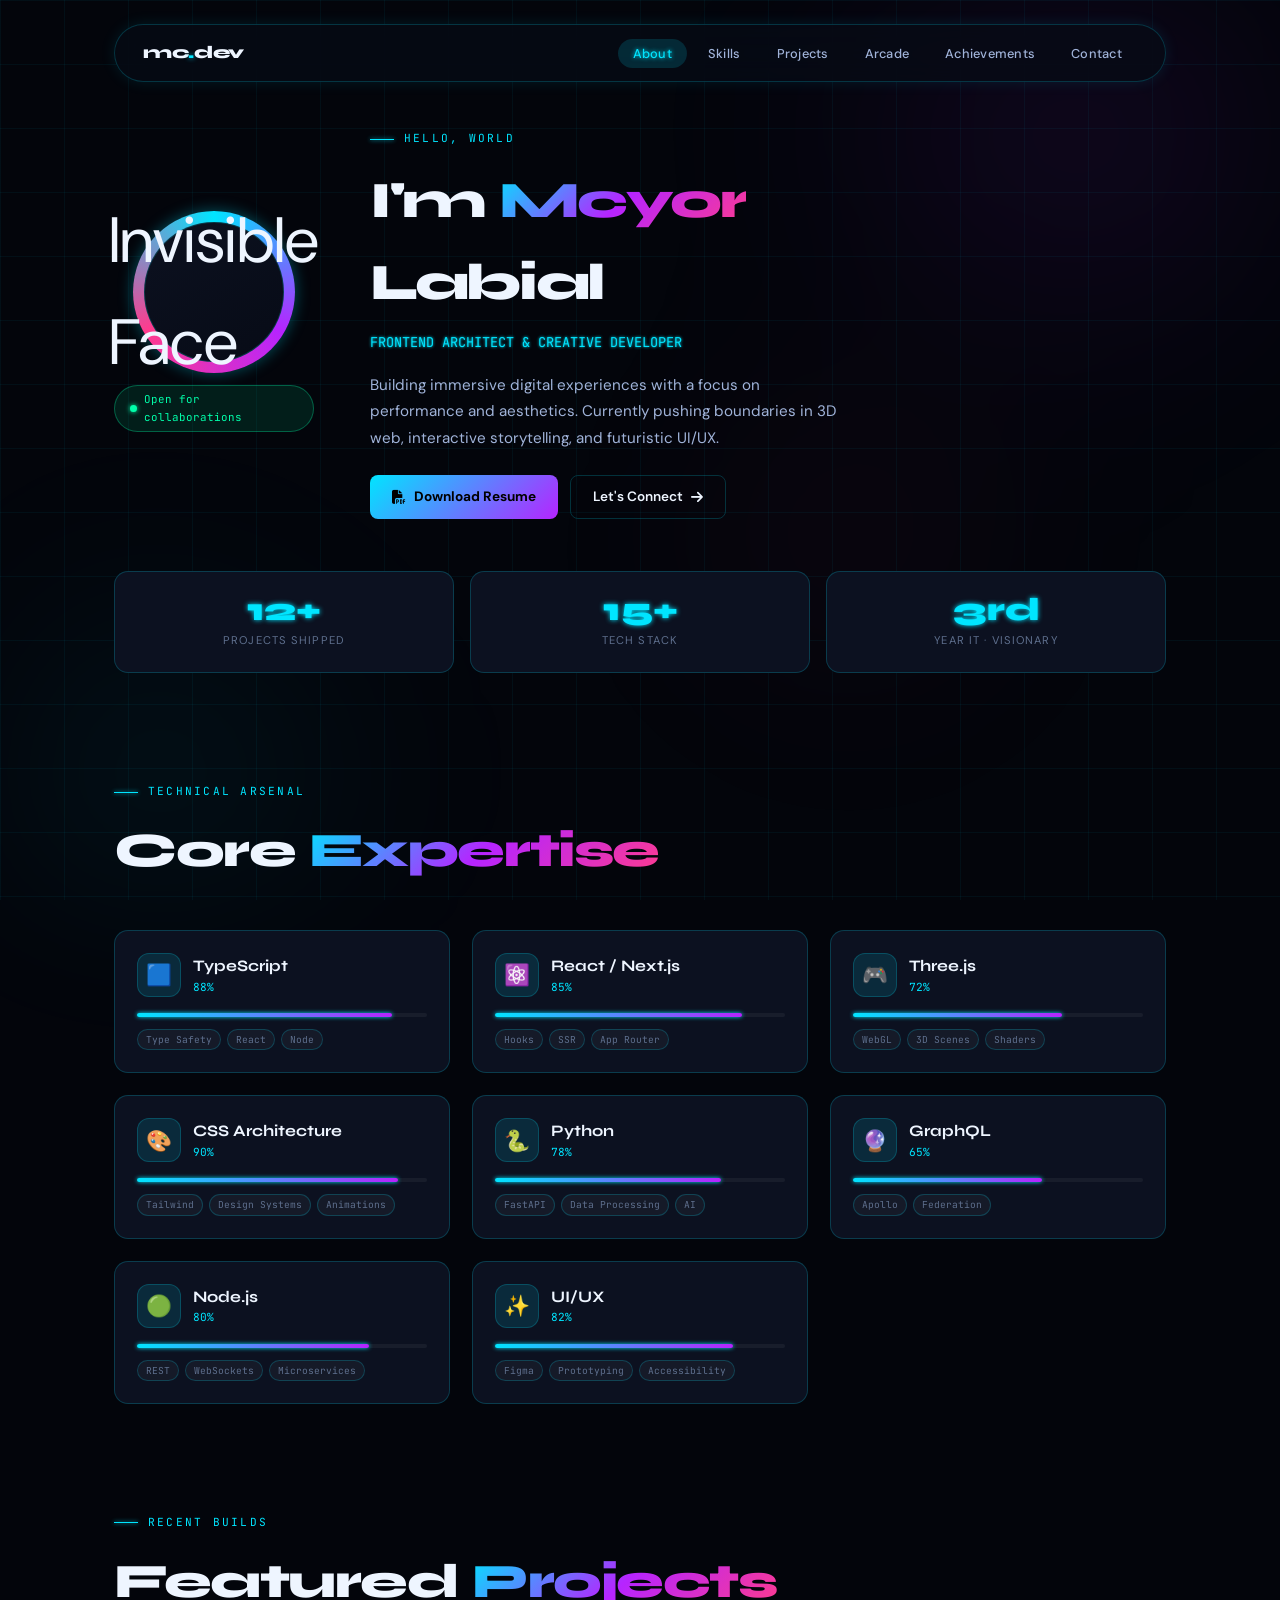
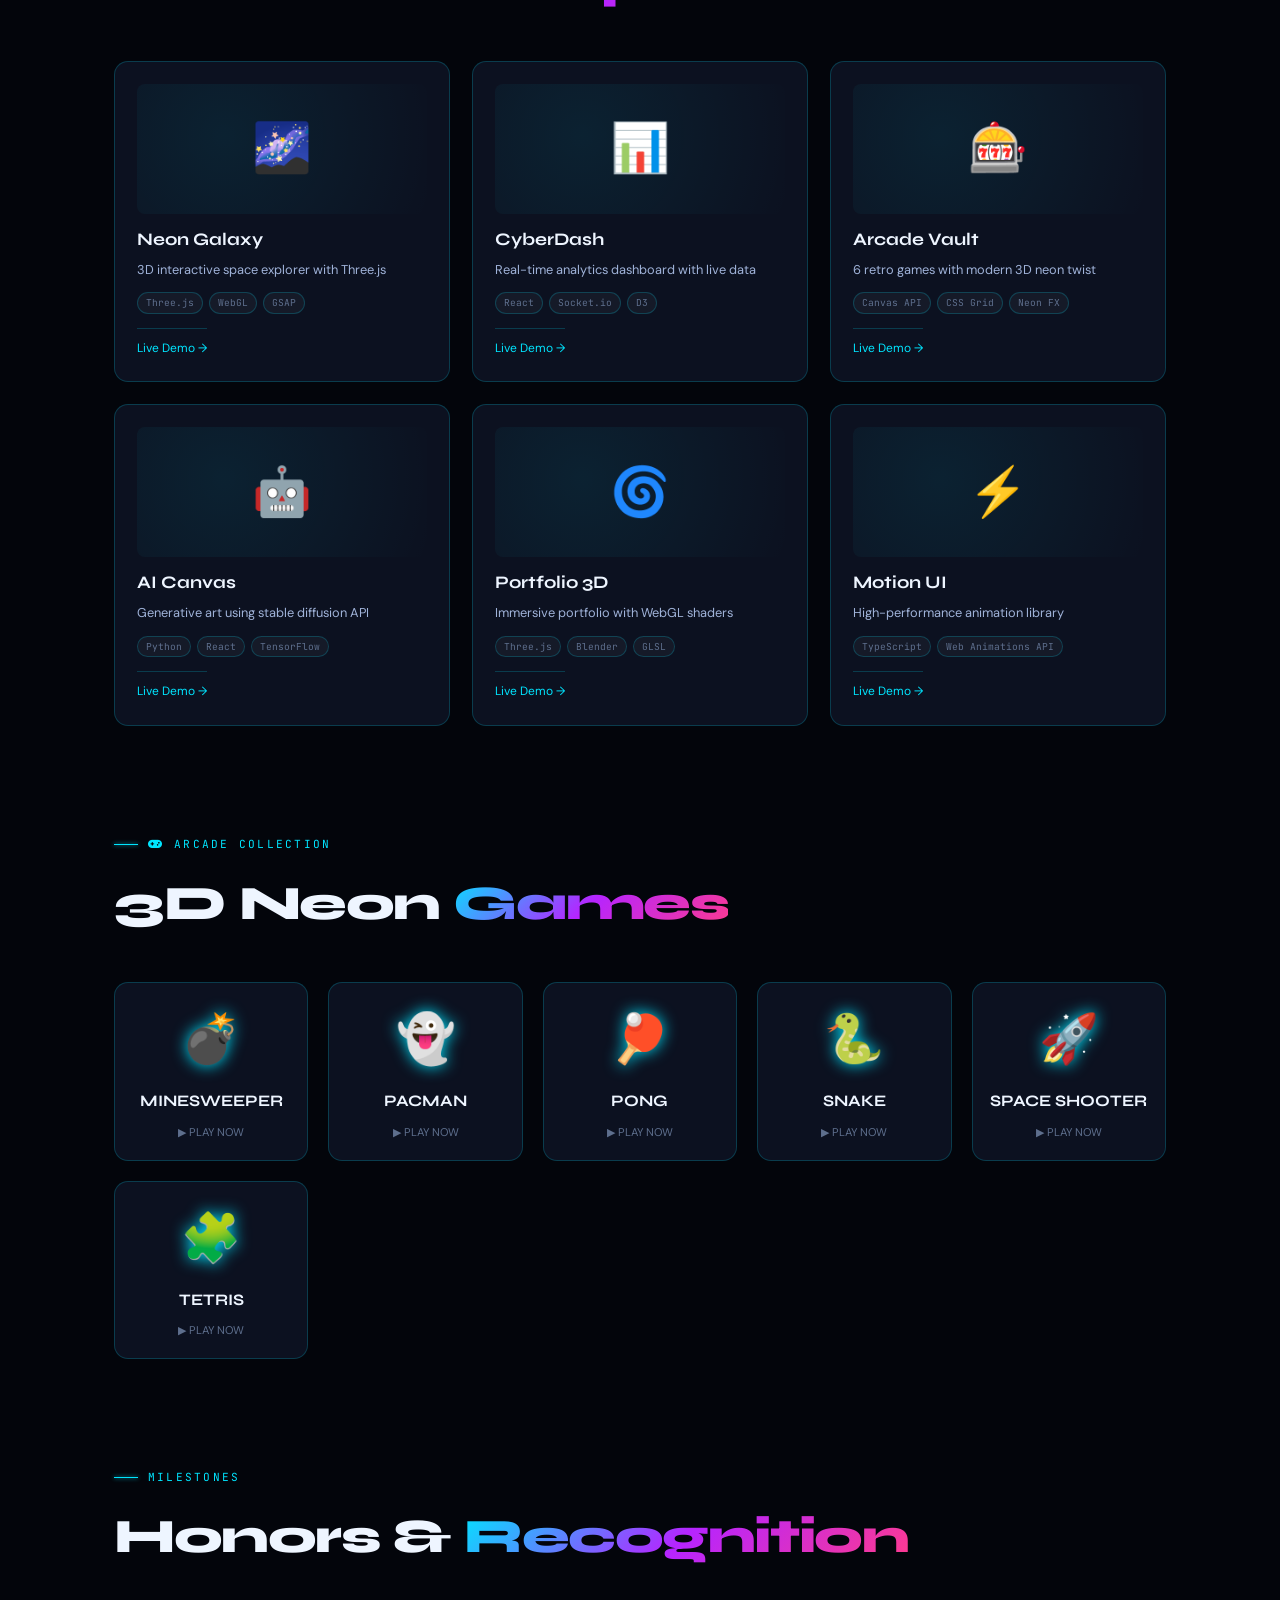
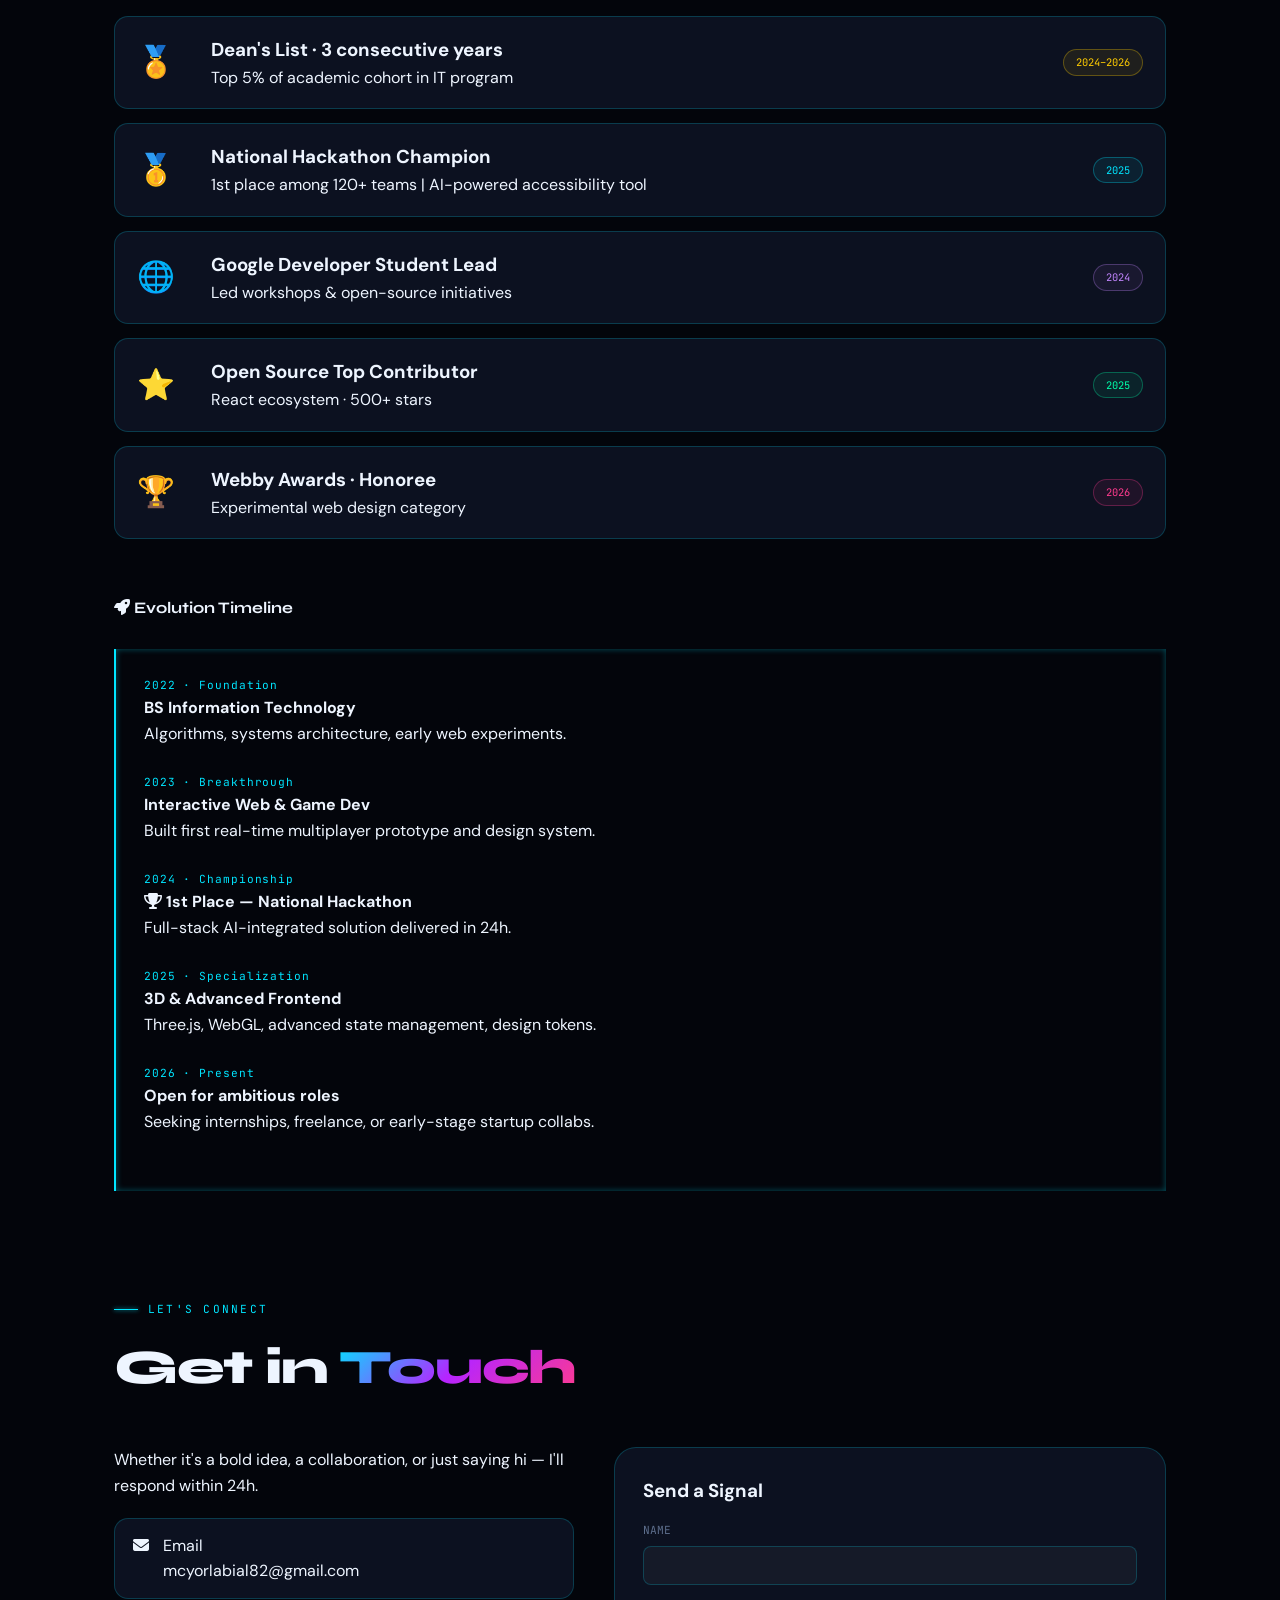
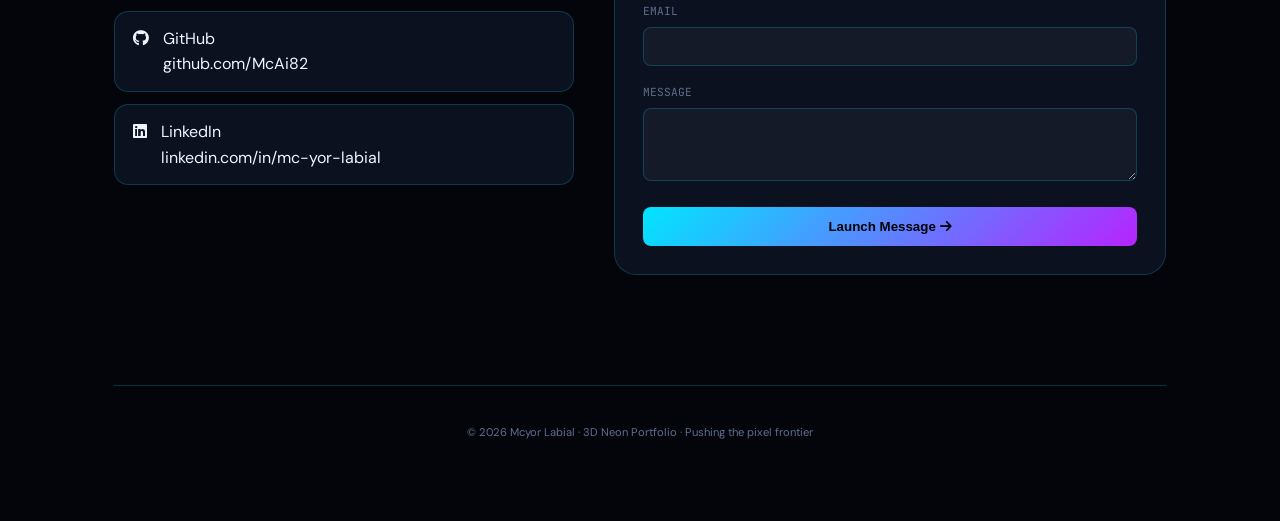
<file: index.html>
<!doctype html>
<html lang="en">
  <head>
    <meta charset="UTF-8" />
    <meta name="viewport" content="width=device-width, initial-scale=1.0" />
    <meta
      name="description"
      content="Mcyor Labial — IT Student & Frontend Architect. Modern web experiences with 3D neon aesthetics."
    />
    <meta name="author" content="Mcyor Labial" />
    <title>Mcyor Labial · 3D Neon Portfolio | Arcade Collection</title>

    <!-- fonts -->
    <link
      href="https://fonts.googleapis.com/css2?family=Syne:wght@400;600;700;800&family=DM+Sans:ital,wght@0,300;0,400;0,500;0,600;1,400&family=JetBrains+Mono:wght@400;500&display=swap"
      rel="stylesheet"
    />
    <!-- Font Awesome -->
    <link rel="stylesheet" href="https://cdnjs.cloudflare.com/ajax/libs/font-awesome/6.7.0/css/all.min.css" integrity="sha512-1PKOgIY59xJ8Co8+NE6FZ+LOAZKjy+KY8iq0G4B3CyeY6wYHN3yt9PW0XpSriVlkMXe40PTKnXrLnZ9+fkDaog==" crossorigin="anonymous" referrerpolicy="no-referrer" />
    <link rel="stylesheet" href="styles.css" />
  </head>
  <body>
    <div class="aurora">
      <div class="aurora-orb"></div>
      <div class="aurora-orb"></div>
      <div class="aurora-orb"></div>
    </div>
    <div id="particles"></div>

    <div class="wrap">
      <nav id="navbar">
        <a
          href="#"
          class="logo"
          onclick="
            scrollToSection('about');
            return false;
          "
          >mc<em>.</em>dev</a
        >
        <button class="hamburger" id="hamburgerBtn">
          <span></span><span></span><span></span>
        </button>
        <ul class="nav-links" id="navLinks">
          <li><a href="#" data-section="about" class="active">About</a></li>
          <li><a href="#" data-section="skills">Skills</a></li>
          <li><a href="#" data-section="projects">Projects</a></li>
          <li><a href="#" data-section="games">Arcade</a></li>
          <li><a href="#" data-section="achievements">Achievements</a></li>
          <li><a href="#" data-section="contact">Contact</a></li>
        </ul>
      </nav>

      <section id="about" class="section">
        <div class="about-grid">
          <div class="avatar-wrap reveal">
            <div class="avatar">
              <div class="avatar-ring"></div>
              <div class="avatar-face">Invisible Face</div>
            </div>
            <div class="avail-badge pulse-glow">
              <span class="avail-dot"></span>Open for collaborations
            </div>
          </div>
          <div class="about-copy">
            <div class="s-label reveal">Hello, World</div>
            <h1 class="reveal blink-text">I'm <em>Mcyor</em><br />Labial</h1>
            <p class="role-tag reveal blink-cyan">
              FRONTEND ARCHITECT & CREATIVE DEVELOPER
            </p>
            <p class="bio reveal">
              Building immersive digital experiences with a focus on performance
              and aesthetics. Currently pushing boundaries in 3D web,
              interactive storytelling, and futuristic UI/UX.
            </p>
            <div class="btn-row reveal">
              <a href="cv.html" target="_blank" class="btn btn-solid"
                ><i class="fas fa-file-pdf"></i> Download Resume</a
              >
              <a
                href="#"
                class="btn btn-ghost"
                onclick="
                  scrollToSection('contact');
                  return false;
                "
                >Let's Connect <i class="fas fa-arrow-right"></i></a
              >
            </div>
          </div>
        </div>
        <div class="stats-row">
          <div class="stat-card reveal blink-border">
            <div class="stat-n" id="stat1">0+</div>
            <div class="stat-l">Projects Shipped</div>
          </div>
          <div class="stat-card reveal blink-border">
            <div class="stat-n" id="stat2">0+</div>
            <div class="stat-l">Tech Stack</div>
          </div>
          <div class="stat-card reveal blink-border">
            <div class="stat-n">3rd</div>
            <div class="stat-l">Year IT · Visionary</div>
          </div>
        </div>
      </section>

      <section id="skills" class="section">
        <div class="s-label reveal">Technical Arsenal</div>
        <div class="s-title reveal">Core <em>Expertise</em></div>
        <div class="skills-grid" id="skillsGrid"></div>
      </section>

      <section id="projects" class="section">
        <div class="s-label reveal">Recent Builds</div>
        <div class="s-title reveal">Featured <em>Projects</em></div>
        <div class="projects-grid" id="projectsGrid"></div>
      </section>

      <!-- GAMES ARCADE SECTION with functional links -->
      <section id="games" class="section">
        <div class="s-label reveal"><i class="fas fa-gamepad"></i> Arcade Collection</div>
        <div class="s-title reveal">3D Neon <em>Games</em></div>
        <div class="games-grid" id="gamesGrid"></div>
      </section>

      <section id="achievements" class="section">
        <div class="s-label reveal">Milestones</div>
        <div class="s-title reveal">Honors & <em>Recognition</em></div>
        <div class="ach-list" id="achList"></div>
        <div class="timeline reveal">
          <div class="tl-heading"><i class="fas fa-rocket"></i> Evolution Timeline</div>
          <div class="tl-list">
            <div class="tl-item">
              <div class="tl-year">2022 · Foundation</div>
              <div class="tl-ev">BS Information Technology</div>
              <div class="tl-detail">
                Algorithms, systems architecture, early web experiments.
              </div>
            </div>
            <div class="tl-item">
              <div class="tl-year">2023 · Breakthrough</div>
              <div class="tl-ev">Interactive Web & Game Dev</div>
              <div class="tl-detail">
                Built first real-time multiplayer prototype and design system.
              </div>
            </div>
            <div class="tl-item">
              <div class="tl-year">2024 · Championship</div>
              <div class="tl-ev"><i class="fas fa-trophy"></i> 1st Place — National Hackathon</div>
              <div class="tl-detail">
                Full-stack AI-integrated solution delivered in 24h.
              </div>
            </div>
            <div class="tl-item">
              <div class="tl-year">2025 · Specialization</div>
              <div class="tl-ev">3D & Advanced Frontend</div>
              <div class="tl-detail">
                Three.js, WebGL, advanced state management, design tokens.
              </div>
            </div>
            <div class="tl-item">
              <div class="tl-year">2026 · Present</div>
              <div class="tl-ev blink-cyan">Open for ambitious roles</div>
              <div class="tl-detail">
                Seeking internships, freelance, or early-stage startup collabs.
              </div>
            </div>
          </div>
        </div>
      </section>

      <section id="contact" class="section">
        <div class="s-label reveal">Let's Connect</div>
        <div class="s-title reveal">Get in <em>Touch</em></div>
        <div class="contact-grid">
          <div>
            <p class="contact-intro" style="margin-bottom: 1.2rem">
              Whether it's a bold idea, a collaboration, or just saying hi —
              I'll respond within 24h.
            </p>
            <div class="contact-links">
              <a href="mailto:mcyorlabial82@gmail.com" class="c-link"
                ><div class="c-link-icon"><i class="fas fa-envelope"></i></div>
                <div>
                  <div class="c-link-lbl">Email</div>
                  <div class="c-link-val">mcyorlabial82@gmail.com</div>
                </div></a
              >
              <a href="https://github.com/McAi82" class="c-link"
                ><div><i class="fab fa-github"></i></div>
                <div>
                  <div>GitHub</div>
                  <div>github.com/McAi82</div>
                </div></a
              >
              <a
                href="https://www.linkedin.com/in/mc-yor-labial-498ab7399/"
                class="c-link"
                ><div><i class="fab fa-linkedin"></i></div>
                <div>
                  <div>LinkedIn</div>
                  <div>linkedin.com/in/mc-yor-labial</div>
                </div></a
              >
            </div>
          </div>
          <div class="form-card blink-border">
            <h3 style="margin-bottom: 1rem">Send a Signal</h3>
            <form id="contactForm" onsubmit="handleFormSubmit(event)">
              <div class="fg">
                <label>Name</label><input type="text" required />
              </div>
              <div class="fg">
                <label>Email</label><input type="email" required />
              </div>
              <div class="fg">
                <label>Message</label><textarea rows="3" required></textarea>
              </div>
              <button type="submit" class="submit-btn pulse-glow">
                Launch Message <i class="fas fa-arrow-right"></i>
              </button>
            </form>
          </div>
        </div>
      </section>
      <footer>
        © 2026 Mcyor Labial · 3D Neon Portfolio ·
        <span class="blink-cyan">Pushing the pixel frontier</span>
      </footer>
    </div>

    <script src="script.js"></script>
  </body>
</html>
</file>
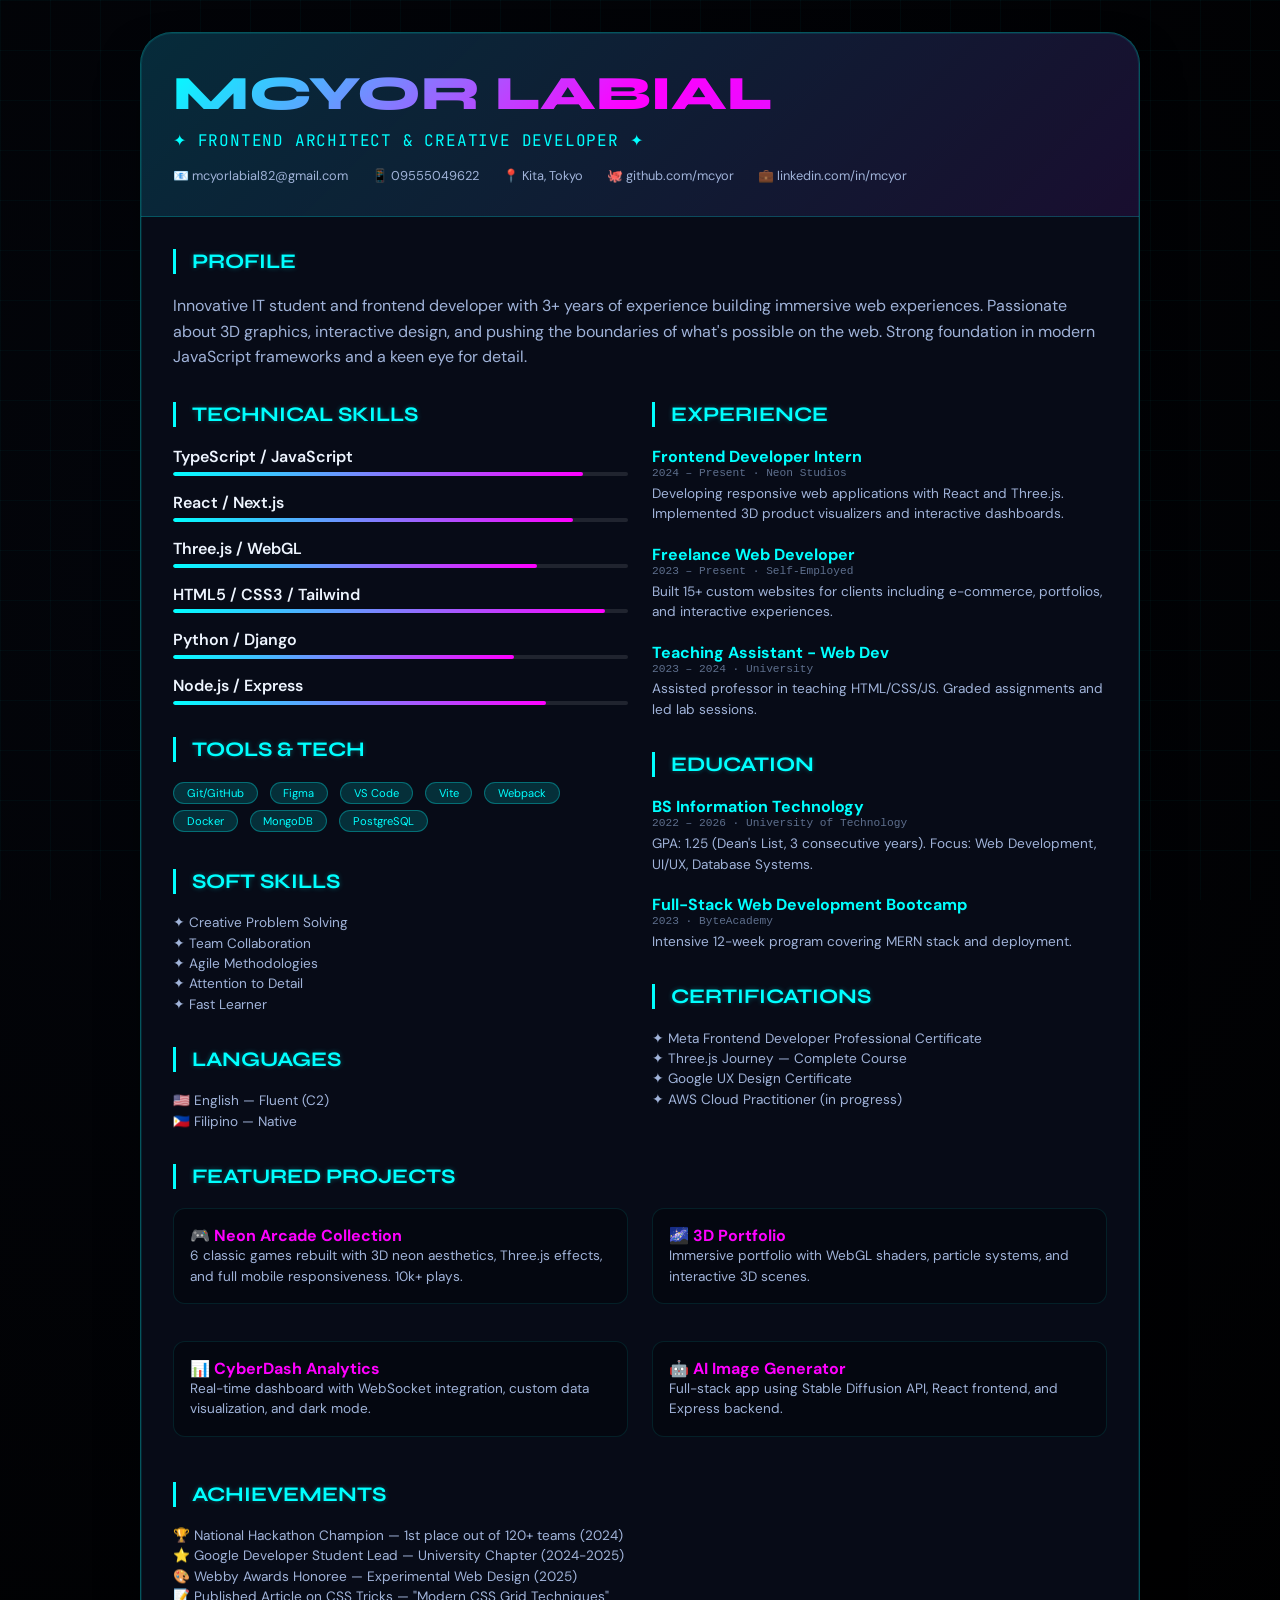
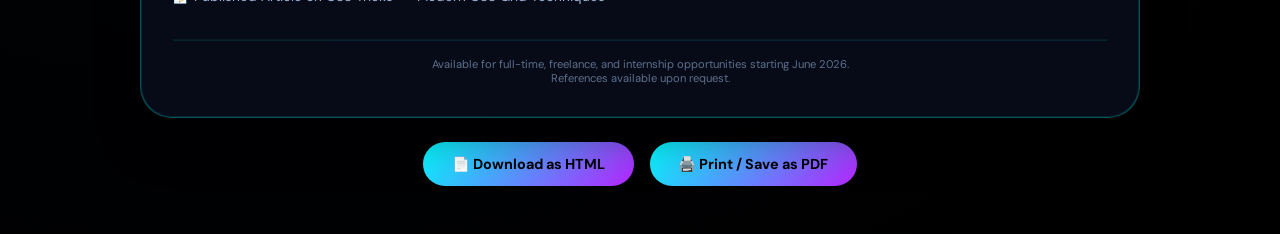
<file: cv.html>
<!doctype html>
<html lang="en">
  <head>
    <meta charset="UTF-8" />
    <meta name="viewport" content="width=device-width, initial-scale=1.0" />
    <title>Mcyor Labial · CV / Resume</title>
    <link
      href="https://fonts.googleapis.com/css2?family=Syne:wght@400;600;700;800&family=DM+Sans:wght@300;400;500;600&family=JetBrains+Mono:wght@400;500&display=swap"
      rel="stylesheet"
    />
    <style>
      * {
        margin: 0;
        padding: 0;
        box-sizing: border-box;
      }
      @media print {
        body {
          background: white !important;
          color: black !important;
        }
        .no-print {
          display: none !important;
        }
        .print-container {
          padding: 0 !important;
          margin: 0 !important;
        }
        .cv-card {
          box-shadow: none !important;
          border: 1px solid #ccc !important;
        }
      }
      body {
        background: radial-gradient(circle at 20% 30%, #03050b, #000);
        font-family: "DM Sans", sans-serif;
        padding: 2rem;
        min-height: 100vh;
      }
      body::before {
        content: "";
        position: fixed;
        inset: 0;
        background-image:
          linear-gradient(rgba(0, 255, 255, 0.03) 1px, transparent 1px),
          linear-gradient(90deg, rgba(0, 255, 255, 0.03) 1px, transparent 1px);
        background-size: 50px 50px;
        pointer-events: none;
      }
      .cv-container {
        max-width: 1000px;
        margin: 0 auto;
        position: relative;
        z-index: 2;
      }
      .cv-card {
        background: rgba(8, 12, 25, 0.92);
        backdrop-filter: blur(12px);
        border-radius: 32px;
        border: 1px solid rgba(0, 255, 255, 0.3);
        box-shadow:
          0 25px 50px -12px rgba(0, 0, 0, 0.5),
          0 0 0 1px rgba(0, 255, 255, 0.1) inset;
        overflow: hidden;
      }
      .cv-header {
        background: linear-gradient(
          135deg,
          rgba(0, 229, 255, 0.15),
          rgba(182, 36, 255, 0.1)
        );
        padding: 2rem;
        border-bottom: 1px solid rgba(0, 255, 255, 0.2);
      }
      .name {
        font-family: "Syne", sans-serif;
        font-size: 3rem;
        font-weight: 800;
        background: linear-gradient(135deg, #0ff, #f0f, #b624ff);
        -webkit-background-clip: text;
        background-clip: text;
        -webkit-text-fill-color: transparent;
        margin-bottom: 0.5rem;
      }
      .title {
        font-family: "JetBrains Mono", monospace;
        font-size: 1rem;
        color: #0ff;
        letter-spacing: 0.05em;
        margin-bottom: 1rem;
      }
      .contact-bar {
        display: flex;
        flex-wrap: wrap;
        gap: 1.5rem;
        margin-top: 1rem;
        font-size: 0.8rem;
        color: #a0b3d9;
      }
      .contact-bar span {
        display: flex;
        align-items: center;
        gap: 0.5rem;
      }
      .cv-body {
        padding: 2rem;
      }
      .section {
        margin-bottom: 2rem;
      }
      .section-title {
        font-family: "Syne", sans-serif;
        font-size: 1.3rem;
        font-weight: 700;
        color: #0ff;
        border-left: 3px solid #0ff;
        padding-left: 1rem;
        margin-bottom: 1.2rem;
        text-shadow: 0 0 5px rgba(0, 255, 255, 0.3);
      }
      .grid-2 {
        display: grid;
        grid-template-columns: 1fr 1fr;
        gap: 1.5rem;
      }
      .skill-item {
        margin-bottom: 1rem;
      }
      .skill-name {
        font-weight: 600;
        margin-bottom: 0.3rem;
        color: #eef5ff;
      }
      .skill-bar {
        height: 4px;
        background: rgba(255, 255, 255, 0.1);
        border-radius: 10px;
        overflow: hidden;
      }
      .skill-fill {
        height: 100%;
        background: linear-gradient(90deg, #0ff, #f0f);
        border-radius: 10px;
        width: 0%;
        transition: width 0.5s ease;
      }
      .exp-item {
        margin-bottom: 1.2rem;
      }
      .exp-title {
        font-weight: 700;
        color: #0ff;
      }
      .exp-date {
        font-size: 0.7rem;
        color: #5e6f8d;
        font-family: monospace;
        margin-bottom: 0.3rem;
      }
      .exp-desc {
        font-size: 0.85rem;
        color: #a0b3d9;
        line-height: 1.5;
      }
      .project-item {
        background: rgba(0, 0, 0, 0.3);
        border-radius: 12px;
        padding: 1rem;
        margin-bottom: 0.8rem;
        border: 1px solid rgba(0, 255, 255, 0.1);
      }
      .project-title {
        font-weight: 700;
        color: #f0f;
      }
      .education-item {
        margin-bottom: 1rem;
      }
      .btn-download {
        background: linear-gradient(135deg, #0ff, #b624ff);
        border: none;
        padding: 0.8rem 1.8rem;
        border-radius: 40px;
        font-family: "DM Sans", sans-serif;
        font-weight: 700;
        font-size: 0.9rem;
        color: #000;
        cursor: pointer;
        transition: all 0.3s ease;
        margin-bottom: 1rem;
        display: inline-flex;
        align-items: center;
        gap: 0.5rem;
      }
      .btn-download:hover {
        transform: translateY(-2px);
        box-shadow: 0 0 20px rgba(0, 255, 255, 0.5);
      }
      .badge {
        display: inline-block;
        background: rgba(0, 255, 255, 0.15);
        border: 1px solid rgba(0, 255, 255, 0.3);
        border-radius: 40px;
        padding: 0.2rem 0.8rem;
        font-size: 0.7rem;
        color: #0ff;
        margin-right: 0.5rem;
        margin-bottom: 0.3rem;
      }
      hr {
        border-color: rgba(0, 255, 255, 0.1);
        margin: 1rem 0;
      }
      @media (max-width: 700px) {
        .grid-2 {
          grid-template-columns: 1fr;
        }
        .name {
          font-size: 2rem;
        }
        .cv-header,
        .cv-body {
          padding: 1.2rem;
        }
      }
    </style>
  </head>
  <body>
    <div class="cv-container">
      <div class="cv-card" id="cvContent">
        <div class="cv-header">
          <h1 class="name">MCYOR LABIAL</h1>
          <div class="title">✦ FRONTEND ARCHITECT & CREATIVE DEVELOPER ✦</div>
          <div class="contact-bar">
            <span>📧 mcyorlabial82@gmail.com</span>
            <span>📱 09555049622</span>
            <span>📍 Kita, Tokyo</span>
            <span>🐙 github.com/mcyor</span>
            <span>💼 linkedin.com/in/mcyor</span>
          </div>
        </div>
        <div class="cv-body">
          <!-- Profile -->
          <div class="section">
            <div class="section-title">PROFILE</div>
            <p style="color: #a0b3d9; line-height: 1.6">
              Innovative IT student and frontend developer with 3+ years of
              experience building immersive web experiences. Passionate about 3D
              graphics, interactive design, and pushing the boundaries of what's
              possible on the web. Strong foundation in modern JavaScript
              frameworks and a keen eye for detail.
            </p>
          </div>

          <div class="grid-2">
            <!-- Left Column -->
            <div>
              <!-- Skills -->
              <div class="section">
                <div class="section-title">TECHNICAL SKILLS</div>
                <div class="skill-item">
                  <div class="skill-name">TypeScript / JavaScript</div>
                  <div class="skill-bar">
                    <div class="skill-fill" style="width: 90%"></div>
                  </div>
                </div>
                <div class="skill-item">
                  <div class="skill-name">React / Next.js</div>
                  <div class="skill-bar">
                    <div class="skill-fill" style="width: 88%"></div>
                  </div>
                </div>
                <div class="skill-item">
                  <div class="skill-name">Three.js / WebGL</div>
                  <div class="skill-bar">
                    <div class="skill-fill" style="width: 80%"></div>
                  </div>
                </div>
                <div class="skill-item">
                  <div class="skill-name">HTML5 / CSS3 / Tailwind</div>
                  <div class="skill-bar">
                    <div class="skill-fill" style="width: 95%"></div>
                  </div>
                </div>
                <div class="skill-item">
                  <div class="skill-name">Python / Django</div>
                  <div class="skill-bar">
                    <div class="skill-fill" style="width: 75%"></div>
                  </div>
                </div>
                <div class="skill-item">
                  <div class="skill-name">Node.js / Express</div>
                  <div class="skill-bar">
                    <div class="skill-fill" style="width: 82%"></div>
                  </div>
                </div>
              </div>

              <!-- Tools -->
              <div class="section">
                <div class="section-title">TOOLS & TECH</div>
                <div>
                  <span class="badge">Git/GitHub</span>
                  <span class="badge">Figma</span>
                  <span class="badge">VS Code</span>
                  <span class="badge">Vite</span>
                  <span class="badge">Webpack</span>
                  <span class="badge">Docker</span>
                  <span class="badge">MongoDB</span>
                  <span class="badge">PostgreSQL</span>
                </div>
              </div>

              <!-- Soft Skills -->
              <div class="section">
                <div class="section-title">SOFT SKILLS</div>
                <div class="exp-desc">✦ Creative Problem Solving</div>
                <div class="exp-desc">✦ Team Collaboration</div>
                <div class="exp-desc">✦ Agile Methodologies</div>
                <div class="exp-desc">✦ Attention to Detail</div>
                <div class="exp-desc">✦ Fast Learner</div>
              </div>

              <!-- Languages -->
              <div class="section">
                <div class="section-title">LANGUAGES</div>
                <div class="exp-desc">🇺🇸 English — Fluent (C2)</div>
                <div class="exp-desc">🇵🇭 Filipino — Native</div>
              </div>
            </div>

            <!-- Right Column -->
            <div>
              <!-- Experience -->
              <div class="section">
                <div class="section-title">EXPERIENCE</div>
                <div class="exp-item">
                  <div class="exp-title">Frontend Developer Intern</div>
                  <div class="exp-date">2024 – Present · Neon Studios</div>
                  <div class="exp-desc">
                    Developing responsive web applications with React and
                    Three.js. Implemented 3D product visualizers and interactive
                    dashboards.
                  </div>
                </div>
                <div class="exp-item">
                  <div class="exp-title">Freelance Web Developer</div>
                  <div class="exp-date">2023 – Present · Self-Employed</div>
                  <div class="exp-desc">
                    Built 15+ custom websites for clients including e-commerce,
                    portfolios, and interactive experiences.
                  </div>
                </div>
                <div class="exp-item">
                  <div class="exp-title">Teaching Assistant - Web Dev</div>
                  <div class="exp-date">2023 – 2024 · University</div>
                  <div class="exp-desc">
                    Assisted professor in teaching HTML/CSS/JS. Graded
                    assignments and led lab sessions.
                  </div>
                </div>
              </div>

              <!-- Education -->
              <div class="section">
                <div class="section-title">EDUCATION</div>
                <div class="exp-item">
                  <div class="exp-title">BS Information Technology</div>
                  <div class="exp-date">
                    2022 – 2026 · University of Technology
                  </div>
                  <div class="exp-desc">
                    GPA: 1.25 (Dean's List, 3 consecutive years). Focus: Web
                    Development, UI/UX, Database Systems.
                  </div>
                </div>
                <div class="exp-item">
                  <div class="exp-title">
                    Full-Stack Web Development Bootcamp
                  </div>
                  <div class="exp-date">2023 · ByteAcademy</div>
                  <div class="exp-desc">
                    Intensive 12-week program covering MERN stack and
                    deployment.
                  </div>
                </div>
              </div>

              <!-- Certifications -->
              <div class="section">
                <div class="section-title">CERTIFICATIONS</div>
                <div class="exp-desc">
                  ✦ Meta Frontend Developer Professional Certificate
                </div>
                <div class="exp-desc">✦ Three.js Journey — Complete Course</div>
                <div class="exp-desc">✦ Google UX Design Certificate</div>
                <div class="exp-desc">
                  ✦ AWS Cloud Practitioner (in progress)
                </div>
              </div>
            </div>
          </div>

          <!-- Projects -->
          <div class="section">
            <div class="section-title">FEATURED PROJECTS</div>
            <div class="grid-2">
              <div class="project-item">
                <div class="project-title">🎮 Neon Arcade Collection</div>
                <div class="exp-desc">
                  6 classic games rebuilt with 3D neon aesthetics, Three.js
                  effects, and full mobile responsiveness. 10k+ plays.
                </div>
              </div>
              <div class="project-item">
                <div class="project-title">🌌 3D Portfolio</div>
                <div class="exp-desc">
                  Immersive portfolio with WebGL shaders, particle systems, and
                  interactive 3D scenes.
                </div>
              </div>
              <div class="project-item">
                <div class="project-title">📊 CyberDash Analytics</div>
                <div class="exp-desc">
                  Real-time dashboard with WebSocket integration, custom data
                  visualization, and dark mode.
                </div>
              </div>
              <div class="project-item">
                <div class="project-title">🤖 AI Image Generator</div>
                <div class="exp-desc">
                  Full-stack app using Stable Diffusion API, React frontend, and
                  Express backend.
                </div>
              </div>
            </div>
          </div>

          <!-- Achievements & Awards -->
          <div class="section">
            <div class="section-title">ACHIEVEMENTS</div>
            <div class="exp-desc">
              🏆 National Hackathon Champion — 1st place out of 120+ teams
              (2024)
            </div>
            <div class="exp-desc">
              ⭐ Google Developer Student Lead — University Chapter (2024-2025)
            </div>
            <div class="exp-desc">
              🎨 Webby Awards Honoree — Experimental Web Design (2025)
            </div>
            <div class="exp-desc">
              📝 Published Article on CSS Tricks — "Modern CSS Grid Techniques"
            </div>
          </div>

          <hr />

          <!-- Footer / Availability -->
          <div style="text-align: center; margin-top: 1rem">
            <p style="font-size: 0.7rem; color: #5e6f8d">
              Available for full-time, freelance, and internship opportunities
              starting June 2026.
            </p>
            <p style="font-size: 0.7rem; color: #5e6f8d">
              References available upon request.
            </p>
          </div>
        </div>
      </div>

      <!-- Download Button -->
      <div
        style="
          display: flex;
          justify-content: center;
          gap: 1rem;
          margin-top: 1.5rem;
        "
        class="no-print"
      >
        <button class="btn-download" onclick="downloadAsHTML()">
          📄 Download as HTML
        </button>
        <button class="btn-download" onclick="window.print()">
          🖨️ Print / Save as PDF
        </button>
      </div>
    </div>

    <script>
      function downloadAsHTML() {
        const cvContent = document.getElementById("cvContent").cloneNode(true);
        const style = document.querySelector("style").innerHTML;

        const html = `<!DOCTYPE html>
    <html lang="en">
    <head>
      <meta charset="UTF-8">
      <title>Mcyor Labial - Resume</title>
      <link href="https://fonts.googleapis.com/css2?family=Syne:wght@400;600;700;800&family=DM+Sans:wght@300;400;500;600&family=JetBrains+Mono:wght@400;500&display=swap" rel="stylesheet">
      <style>
        * { margin: 0; padding: 0; box-sizing: border-box; }
        body {
          background: white;
          font-family: "DM Sans", sans-serif;
          padding: 2rem;
          color: #111;
        }
        .cv-card {
          max-width: 1000px;
          margin: 0 auto;
          background: white;
          border-radius: 16px;
          box-shadow: 0 10px 40px rgba(0,0,0,0.1);
          overflow: hidden;
          border: 1px solid #e0e0e0;
        }
        .cv-header {
          background: linear-gradient(135deg, #f0f9ff, #e6e6ff);
          padding: 2rem;
          border-bottom: 1px solid #ddd;
        }
        .name {
          font-family: "Syne", sans-serif;
          font-size: 2.5rem;
          font-weight: 800;
          color: #1a1a2e;
          margin-bottom: 0.5rem;
        }
        .title {
          font-family: monospace;
          font-size: 0.9rem;
          color: #6c63ff;
          margin-bottom: 1rem;
        }
        .contact-bar {
          display: flex;
          flex-wrap: wrap;
          gap: 1rem;
          font-size: 0.75rem;
          color: #555;
        }
        .cv-body { padding: 2rem; }
        .section { margin-bottom: 1.5rem; }
        .section-title {
          font-family: "Syne", sans-serif;
          font-size: 1.2rem;
          font-weight: 700;
          color: #1a1a2e;
          border-left: 3px solid #6c63ff;
          padding-left: 1rem;
          margin-bottom: 1rem;
        }
        .grid-2 { display: grid; grid-template-columns: 1fr 1fr; gap: 1.5rem; }
        .skill-bar { background: #eee; height: 6px; border-radius: 10px; overflow: hidden; }
        .skill-fill { background: linear-gradient(90deg, #6c63ff, #ff6584); height: 100%; border-radius: 10px; }
        .skill-name { font-weight: 600; margin-bottom: 0.3rem; }
        .badge { display: inline-block; background: #f0f0f0; border-radius: 20px; padding: 0.2rem 0.8rem; font-size: 0.7rem; margin: 0.2rem; }
        .exp-title { font-weight: 700; color: #1a1a2e; }
        .exp-date { font-size: 0.7rem; color: #888; }
        .exp-desc { font-size: 0.8rem; color: #555; line-height: 1.4; }
        .project-item { background: #f9f9f9; border-radius: 12px; padding: 0.8rem; margin-bottom: 0.8rem; }
        .project-title { font-weight: 700; color: #6c63ff; }
        hr { margin: 1rem 0; border-color: #eee; }
        @media (max-width: 700px) { .grid-2 { grid-template-columns: 1fr; } .name { font-size: 1.8rem; } }
      </style>
    </head>
    <body>
      ${cvContent.outerHTML}
      <div style="text-align: center; margin-top: 2rem; font-size: 0.7rem; color: #999;">
        Mcyor Labial · Resume · Generated ${new Date().toLocaleDateString()}
      </div>
    </body>
    </html>`;

        const blob = new Blob([html], { type: "text/html" });
        const url = URL.createObjectURL(blob);
        const a = document.createElement("a");
        a.href = url;
        a.download = "Mcyor_Labial_Resume.html";
        document.body.appendChild(a);
        a.click();
        document.body.removeChild(a);
        URL.revokeObjectURL(url);
      }
    </script>
  </body>
</html>
</file>
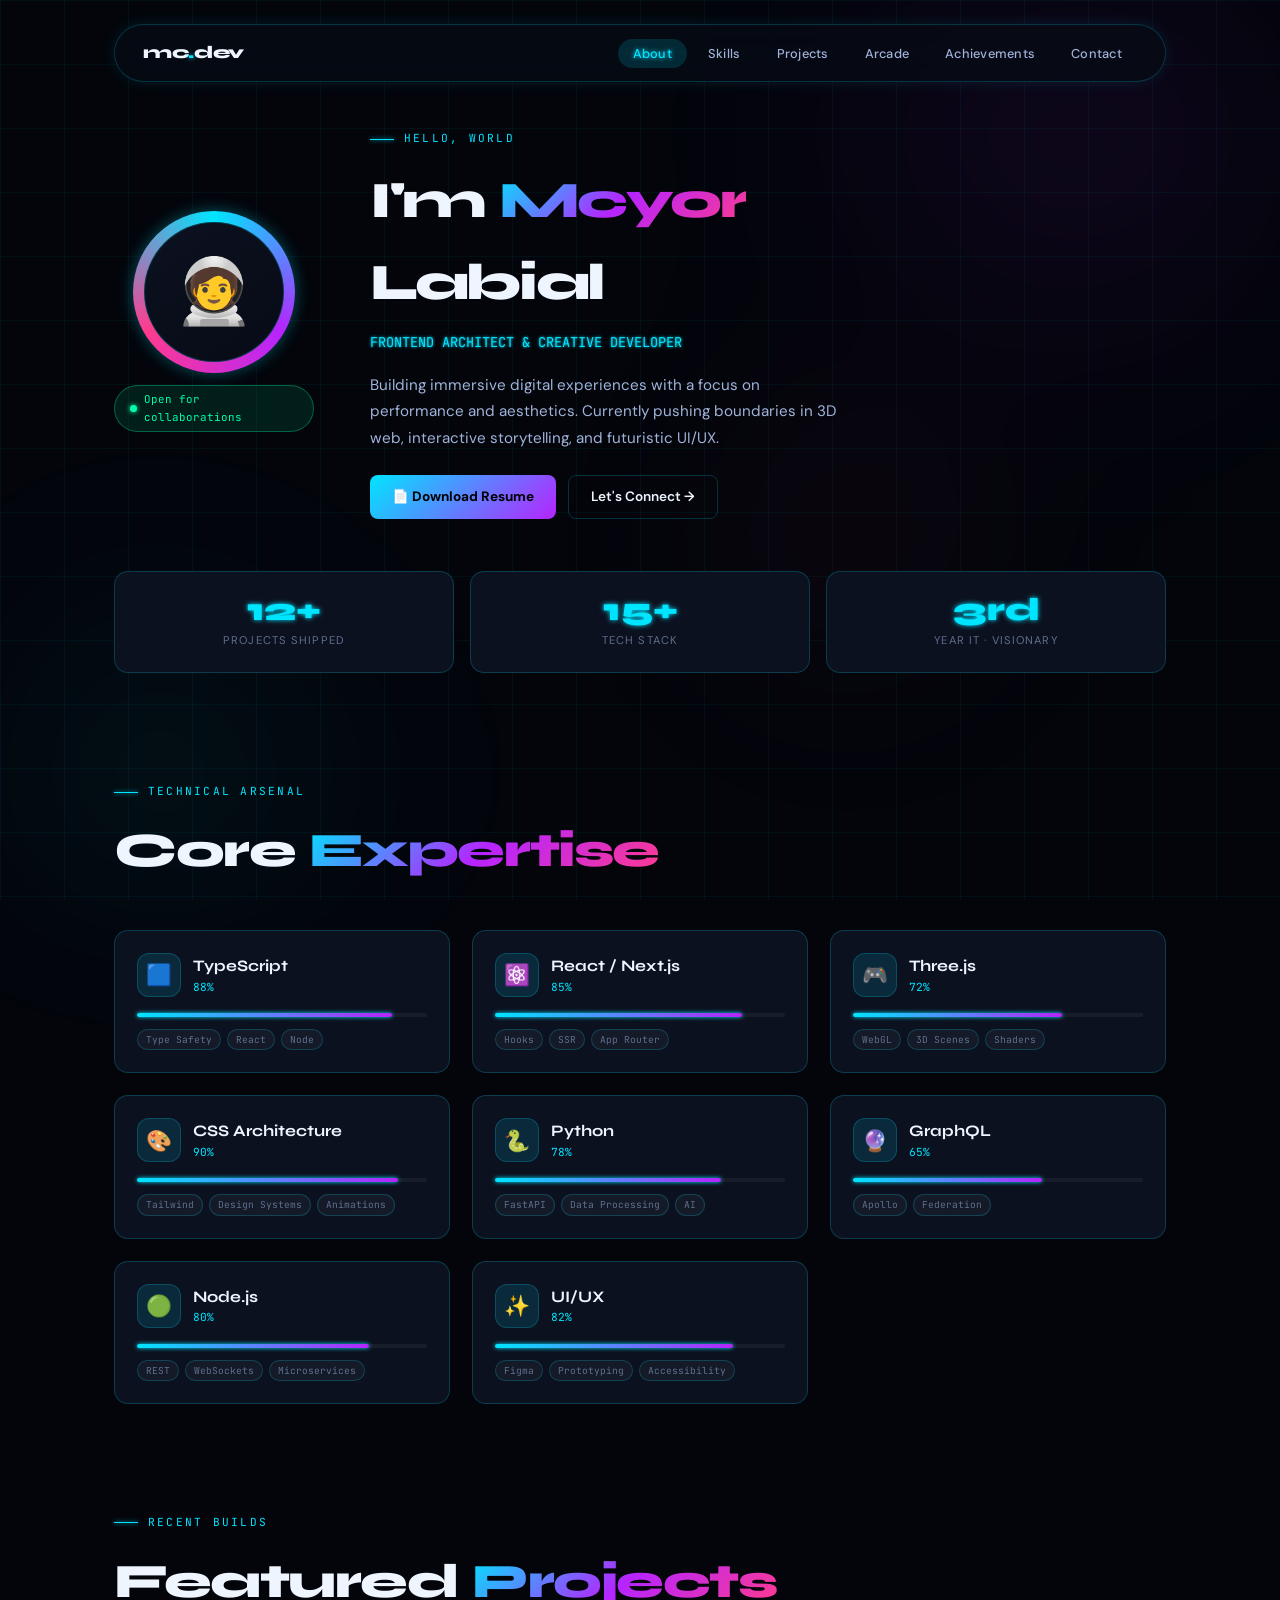
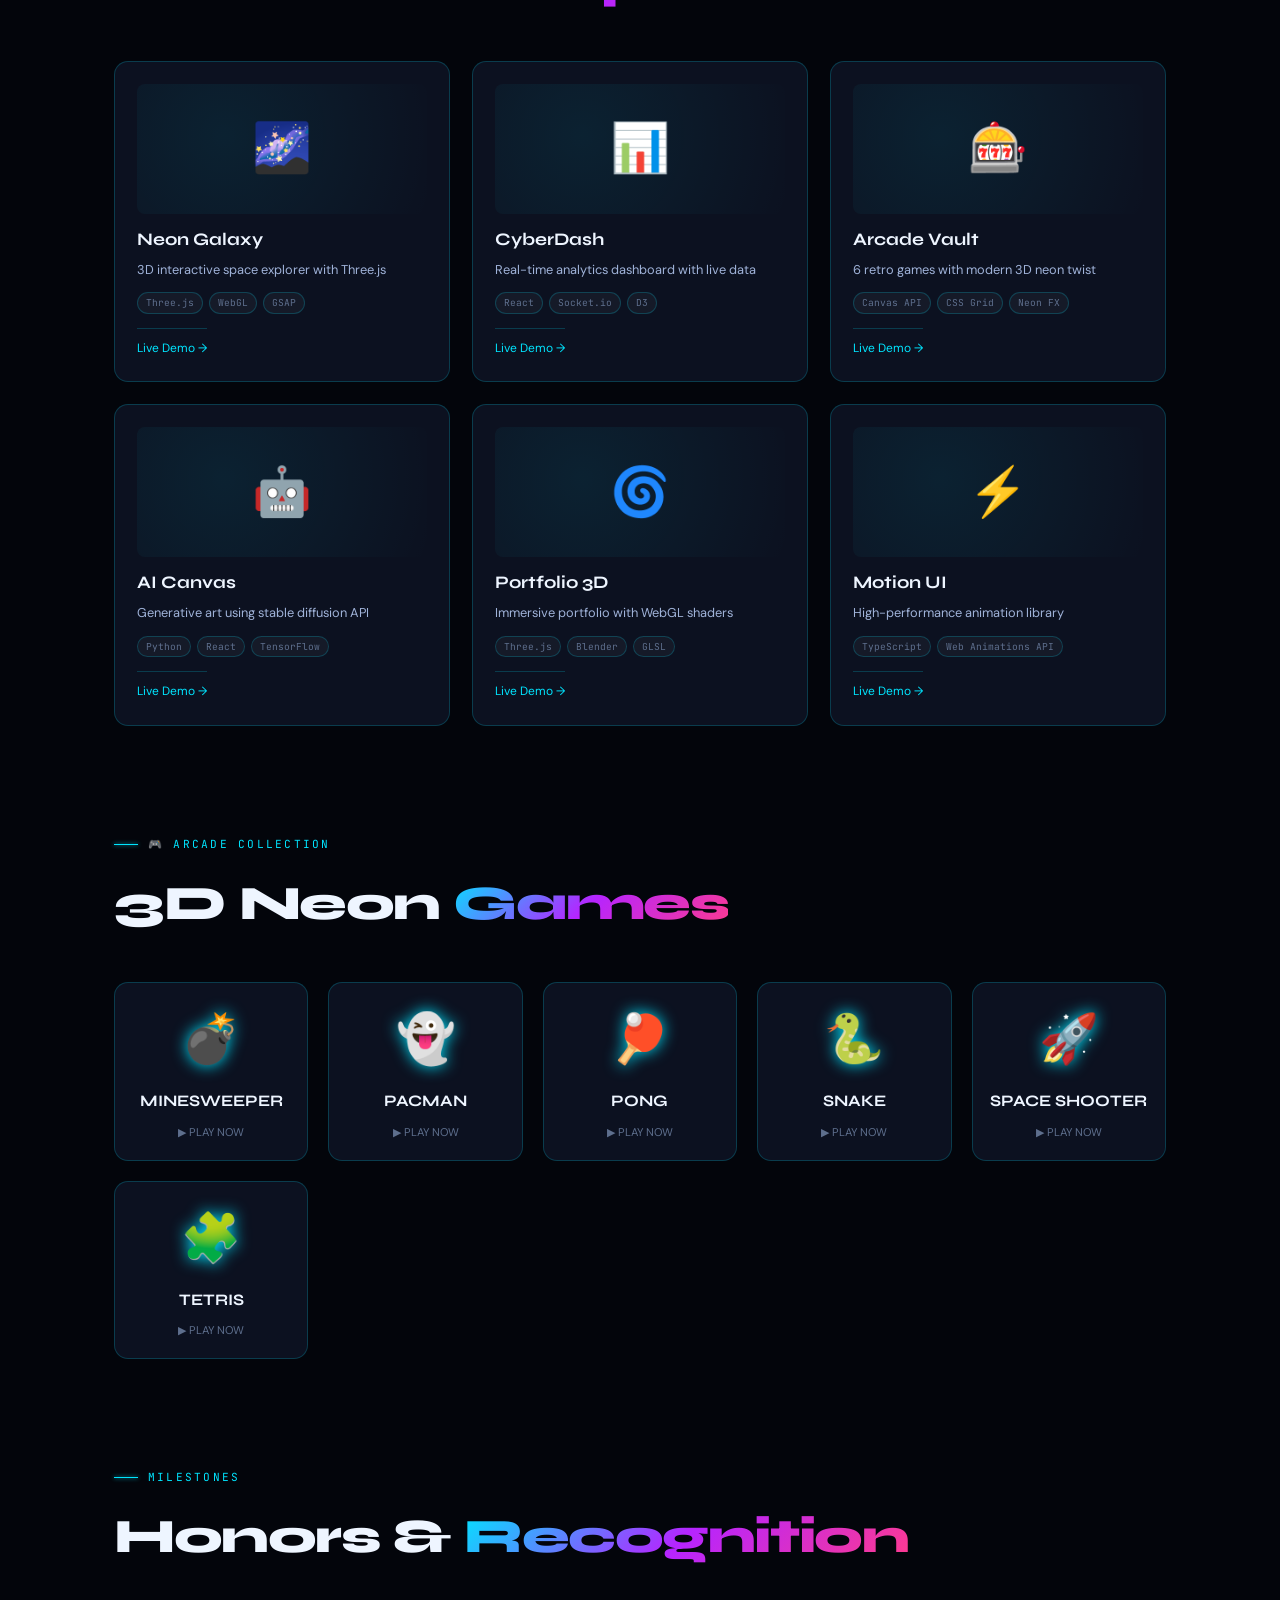
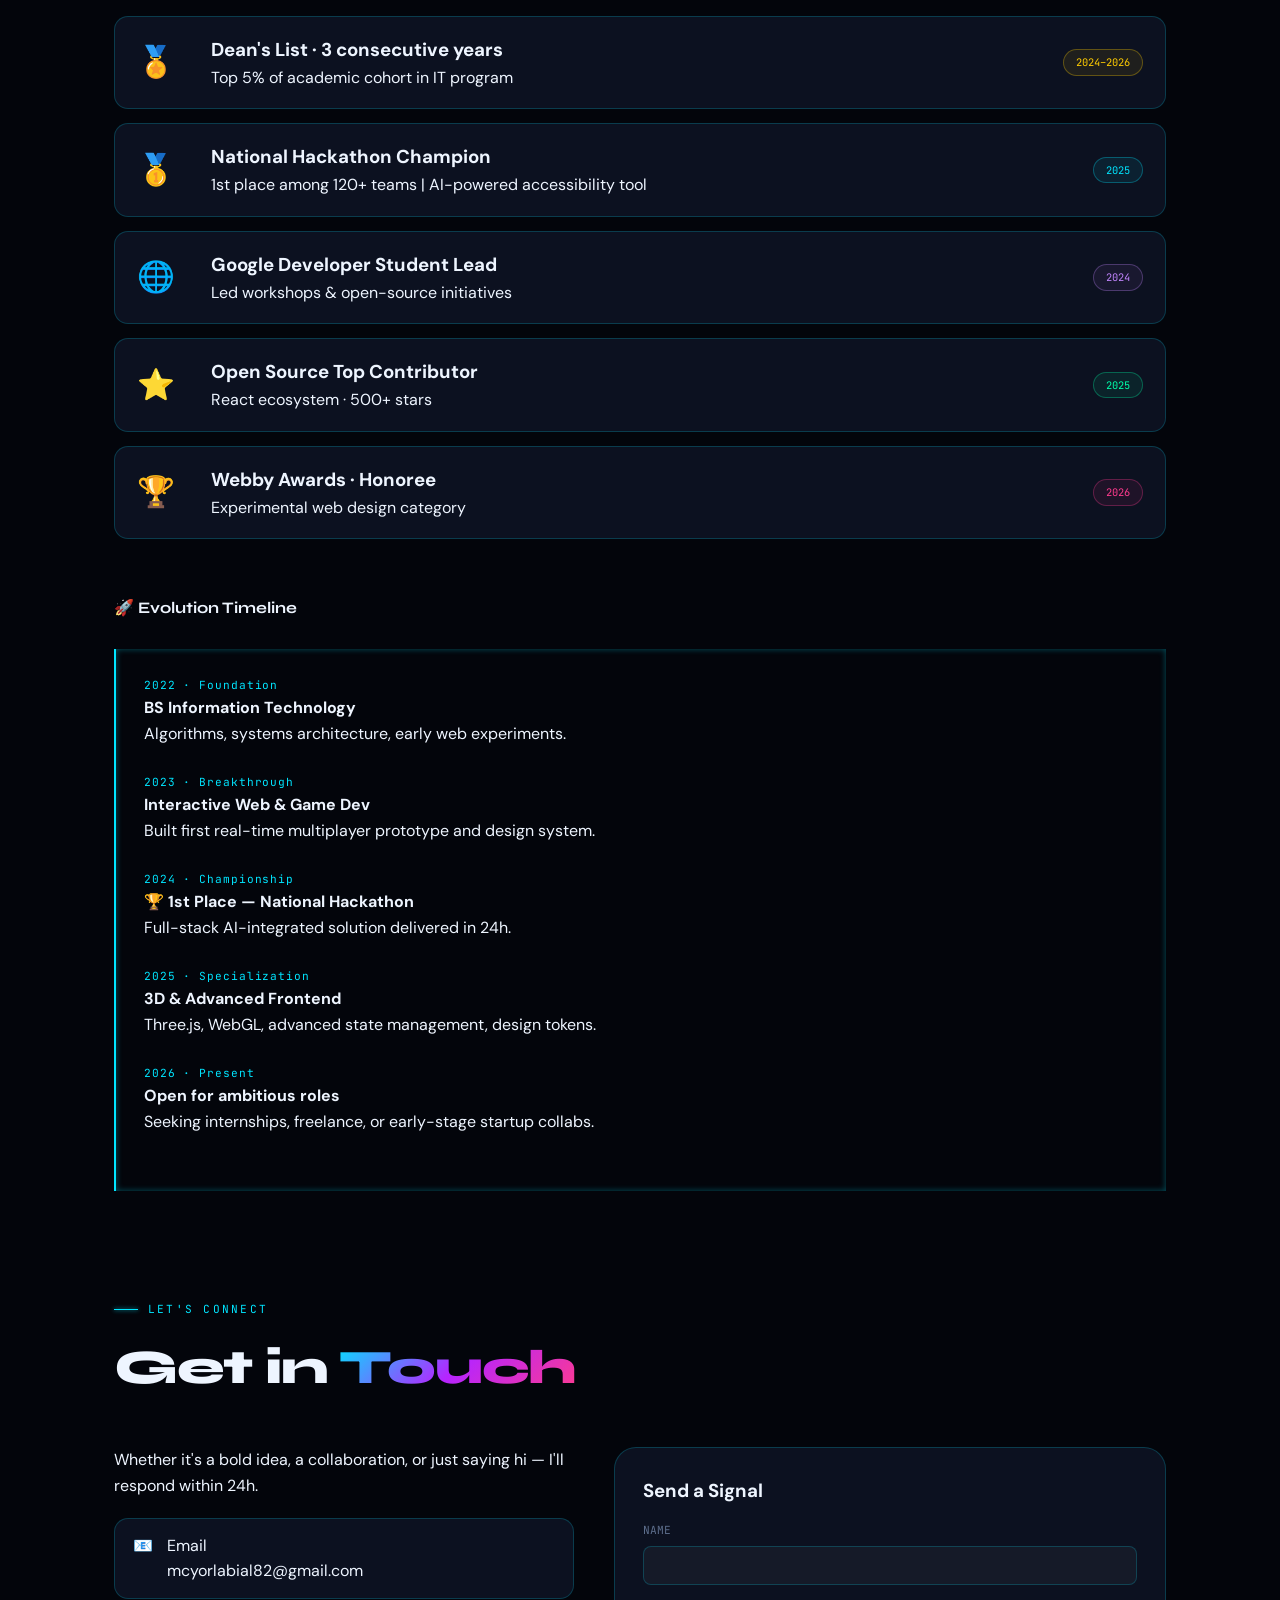
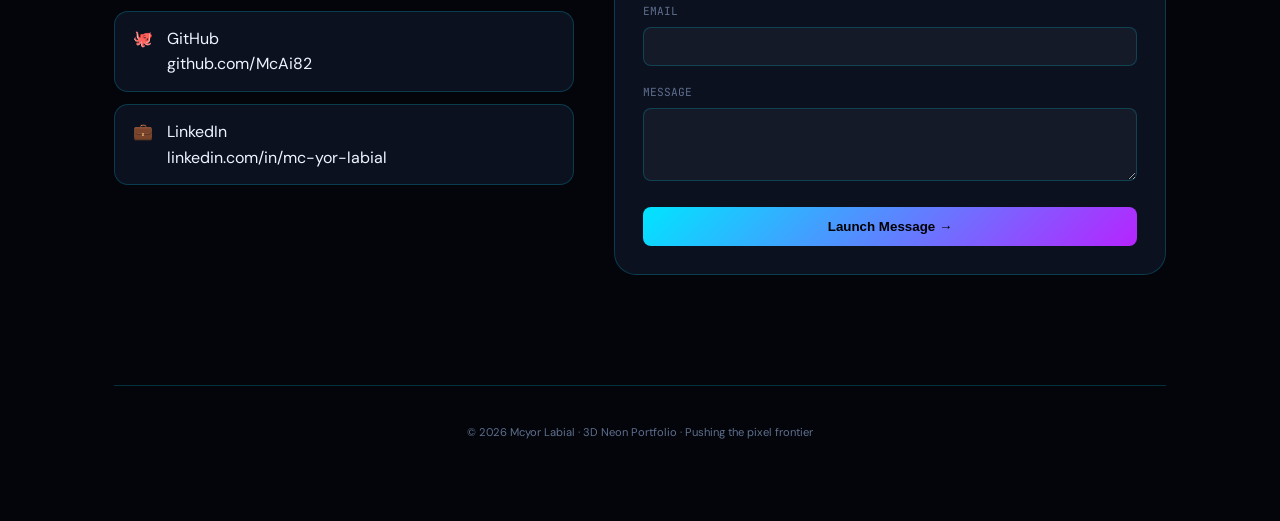
<file: my.html>
<!doctype html>
<html lang="en">
  <head>
    <meta charset="UTF-8" />
    <meta name="viewport" content="width=device-width, initial-scale=1.0" />
    <meta
      name="description"
      content="Mcyor Labial — IT Student & Frontend Architect. Modern web experiences with 3D neon aesthetics."
    />
    <meta name="author" content="Mcyor Labial" />
    <title>Mcyor Labial · 3D Neon Portfolio | Arcade Collection</title>

    <!-- fonts -->
    <link
      href="https://fonts.googleapis.com/css2?family=Syne:wght@400;600;700;800&family=DM+Sans:ital,wght@0,300;0,400;0,500;0,600;1,400&family=JetBrains+Mono:wght@400;500&display=swap"
      rel="stylesheet"
    />

    <style>
      * {
        margin: 0;
        padding: 0;
        box-sizing: border-box;
      }

      :root {
        --void: #03050b;
        --deep: #070b16;
        --surface: #0f1422;
        --card: #0c1120;
        --card-h: #131a30;
        --border: rgba(0, 229, 255, 0.2);
        --border-h: rgba(0, 229, 255, 0.5);
        --cyan: #00e5ff;
        --cyan-dim: rgba(0, 229, 255, 0.12);
        --cyan-glow: rgba(0, 229, 255, 0.35);
        --violet: #b624ff;
        --pink: #ff3b8e;
        --emerald: #00ffaa;
        --amber: #ffcc00;
        --t1: #eef5ff;
        --t2: #a0b3d9;
        --t3: #5e6f8d;
        --t4: #2a3448;
        --sans: "DM Sans", sans-serif;
        --display: "Syne", sans-serif;
        --mono: "JetBrains Mono", monospace;
        --r-sm: 8px;
        --r-md: 14px;
        --r-lg: 22px;
        --r-xl: 32px;
        --ease: cubic-bezier(0.2, 0.9, 0.4, 1.1);
      }

      html {
        scroll-behavior: smooth;
      }

      body {
        background: var(--void);
        font-family: var(--sans);
        color: var(--t1);
        overflow-x: hidden;
        line-height: 1.6;
      }

      /* enhanced 3D grid + aurora */
      body::before {
        content: "";
        position: fixed;
        inset: 0;
        background-image:
          linear-gradient(rgba(0, 229, 255, 0.05) 1px, transparent 1px),
          linear-gradient(90deg, rgba(0, 229, 255, 0.05) 1px, transparent 1px);
        background-size: 64px 64px;
        pointer-events: none;
        z-index: 0;
        animation: gridFloat 25s infinite alternate;
        transform-style: preserve-3d;
      }

      @keyframes gridFloat {
        0% {
          transform: translateZ(0) rotateX(0deg);
          opacity: 0.3;
        }
        100% {
          transform: translateZ(12px) rotateX(1.5deg);
          opacity: 0.8;
        }
      }

      .aurora {
        position: fixed;
        inset: 0;
        pointer-events: none;
        z-index: 0;
        overflow: hidden;
        filter: blur(90px);
        opacity: 0.5;
      }

      .aurora-orb {
        position: absolute;
        border-radius: 50%;
        filter: blur(80px);
        animation: drift 18s ease-in-out infinite alternate;
      }

      .aurora-orb:nth-child(1) {
        width: 600px;
        height: 600px;
        top: -200px;
        right: -100px;
        background: radial-gradient(
          circle,
          rgba(182, 36, 255, 0.25) 0%,
          transparent 70%
        );
        animation-duration: 22s;
      }

      .aurora-orb:nth-child(2) {
        width: 500px;
        height: 500px;
        bottom: -150px;
        left: -100px;
        background: radial-gradient(
          circle,
          rgba(0, 229, 255, 0.2) 0%,
          transparent 70%
        );
        animation-duration: 17s;
        animation-delay: -8s;
      }

      .aurora-orb:nth-child(3) {
        width: 350px;
        height: 350px;
        top: 40%;
        right: 20%;
        background: radial-gradient(
          circle,
          rgba(255, 59, 142, 0.18) 0%,
          transparent 70%
        );
        animation-duration: 25s;
        animation-delay: -14s;
      }

      @keyframes drift {
        from {
          transform: translate(0, 0) scale(1);
        }
        to {
          transform: translate(40px, 40px) scale(1.08);
        }
      }

      /* particles */
      #particles {
        position: fixed;
        inset: 0;
        pointer-events: none;
        z-index: 0;
      }

      .pt {
        position: absolute;
        width: 2px;
        height: 2px;
        border-radius: 50%;
        background: var(--cyan);
        opacity: 0;
        animation: rise var(--d, 10s) var(--dl, 0s) ease-in-out infinite;
      }

      @keyframes rise {
        0% {
          opacity: 0;
          transform: translateY(100vh) scale(0);
        }
        10% {
          opacity: 0.5;
        }
        90% {
          opacity: 0.2;
        }
        100% {
          opacity: 0;
          transform: translateY(-5vh) scale(1.5);
        }
      }

      /* BLINKING ANIMATIONS */
      @keyframes blinkSoft {
        0%,
        100% {
          opacity: 1;
          text-shadow: 0 0 2px var(--cyan);
        }
        50% {
          opacity: 0.6;
          text-shadow:
            0 0 8px var(--cyan),
            0 0 12px var(--violet);
        }
      }
      @keyframes blinkBorder {
        0%,
        100% {
          border-color: var(--border);
          box-shadow: 0 0 5px rgba(0, 229, 255, 0.2);
        }
        50% {
          border-color: var(--cyan);
          box-shadow:
            0 0 15px var(--cyan-glow),
            inset 0 0 5px var(--cyan-glow);
        }
      }
      @keyframes blinkCyan {
        0%,
        100% {
          color: var(--cyan);
        }
        50% {
          color: var(--pink);
          text-shadow: 0 0 6px var(--pink);
        }
      }
      @keyframes pulseGlow {
        0%,
        100% {
          box-shadow: 0 0 5px var(--cyan);
        }
        50% {
          box-shadow:
            0 0 20px var(--cyan),
            0 0 10px var(--violet);
        }
      }

      .blink-text {
        animation: blinkSoft 1.8s ease-in-out infinite;
      }
      .blink-border {
        animation: blinkBorder 2s ease-in-out infinite;
      }
      .blink-cyan {
        animation: blinkCyan 2.2s ease-in-out infinite;
      }
      .pulse-glow {
        animation: pulseGlow 1.5s ease-in-out infinite;
      }

      /* main wrapper */
      .wrap {
        position: relative;
        z-index: 2;
        max-width: 1100px;
        margin: 0 auto;
        padding: 24px 24px 80px;
      }

      /* sticky navigation - glassmorphic 3D */
      nav {
        display: flex;
        align-items: center;
        justify-content: space-between;
        padding: 14px 28px;
        background: rgba(7, 11, 22, 0.75);
        backdrop-filter: blur(20px);
        border: 1px solid var(--border);
        border-radius: 80px;
        margin-bottom: 48px;
        position: sticky;
        top: 20px;
        z-index: 100;
        transition: all 0.2s var(--ease);
        box-shadow: 0 0 15px rgba(0, 229, 255, 0.1);
      }

      .logo {
        font-family: var(--display);
        font-weight: 800;
        font-size: 1.1rem;
        text-decoration: none;
        color: var(--t1);
        letter-spacing: -0.02em;
      }

      .logo em {
        color: var(--cyan);
        font-style: normal;
        text-shadow: 0 0 5px var(--cyan);
        animation: blinkSoft 1.8s ease-in-out infinite;
      }

      .nav-links {
        display: flex;
        gap: 6px;
        list-style: none;
      }

      .nav-links a {
        font-size: 0.8rem;
        font-weight: 500;
        color: var(--t2);
        text-decoration: none;
        padding: 6px 15px;
        border-radius: 40px;
        transition: 0.2s var(--ease);
        letter-spacing: 0.02em;
      }

      .nav-links a:hover {
        color: var(--t1);
        background: rgba(0, 229, 255, 0.15);
        box-shadow: 0 0 8px var(--cyan-glow);
      }

      .nav-links a.active {
        color: var(--cyan);
        background: rgba(0, 229, 255, 0.15);
        text-shadow: 0 0 4px var(--cyan);
      }

      .hamburger {
        display: none;
        flex-direction: column;
        gap: 5px;
        background: transparent;
        border: none;
        cursor: pointer;
      }

      .hamburger span {
        width: 20px;
        height: 2px;
        background: var(--t2);
        border-radius: 2px;
        transition: 0.2s;
      }

      .section {
        scroll-margin-top: 100px;
        margin-bottom: 110px;
      }

      .s-label {
        display: flex;
        align-items: center;
        gap: 10px;
        font-family: var(--mono);
        font-size: 0.7rem;
        letter-spacing: 0.2em;
        color: var(--cyan);
        text-transform: uppercase;
        margin-bottom: 12px;
      }

      .s-label::before {
        content: "";
        width: 24px;
        height: 1px;
        background: var(--cyan);
        box-shadow: 0 0 4px var(--cyan);
      }

      .s-title {
        font-family: var(--display);
        font-size: clamp(2rem, 4vw, 3rem);
        font-weight: 800;
        letter-spacing: -0.03em;
        margin-bottom: 40px;
        color: var(--t1);
      }

      .s-title em {
        font-style: normal;
        background: linear-gradient(
          135deg,
          var(--cyan),
          var(--violet),
          var(--pink)
        );
        -webkit-background-clip: text;
        background-clip: text;
        -webkit-text-fill-color: transparent;
      }

      .reveal {
        opacity: 0;
        transform: translateY(28px);
        transition:
          opacity 0.7s var(--ease),
          transform 0.7s var(--ease);
      }

      .reveal.visible {
        opacity: 1;
        transform: translateY(0);
      }

      .about-grid {
        display: grid;
        grid-template-columns: 200px 1fr;
        gap: 56px;
        align-items: center;
        margin-bottom: 52px;
      }

      .avatar-wrap {
        display: flex;
        flex-direction: column;
        align-items: center;
        gap: 18px;
      }

      .avatar {
        position: relative;
        width: 150px;
        height: 150px;
      }

      .avatar-ring {
        position: absolute;
        inset: -6px;
        border-radius: 50%;
        background: conic-gradient(
          var(--cyan),
          var(--violet),
          var(--pink),
          var(--cyan)
        );
        animation: spin 6s linear infinite;
        box-shadow: 0 0 15px var(--cyan-glow);
      }

      @keyframes spin {
        to {
          transform: rotate(360deg);
        }
      }

      .avatar-face {
        position: absolute;
        inset: 5px;
        border-radius: 50%;
        background: linear-gradient(145deg, var(--card), var(--deep));
        display: flex;
        align-items: center;
        justify-content: center;
        font-size: 4rem;
        border: 1px solid var(--border);
      }

      .avail-badge {
        display: flex;
        align-items: center;
        gap: 7px;
        font-family: var(--mono);
        font-size: 0.68rem;
        color: var(--emerald);
        background: rgba(0, 255, 170, 0.1);
        border: 1px solid rgba(0, 255, 170, 0.3);
        padding: 5px 15px;
        border-radius: 60px;
      }

      .avail-dot {
        width: 7px;
        height: 7px;
        background: var(--emerald);
        border-radius: 50%;
        animation: pulse 2s infinite;
        box-shadow: 0 0 5px var(--emerald);
      }

      @keyframes pulse {
        0% {
          box-shadow: 0 0 0 0 rgba(0, 255, 170, 0.5);
        }
        100% {
          box-shadow: 0 0 0 6px rgba(0, 255, 170, 0);
        }
      }

      .about-copy h1 {
        font-family: var(--display);
        font-size: clamp(1.9rem, 4vw, 3.2rem);
        font-weight: 800;
        letter-spacing: -0.045em;
        margin-bottom: 8px;
      }

      .about-copy h1 em {
        font-style: normal;
        background: linear-gradient(
          135deg,
          var(--cyan),
          var(--violet),
          var(--pink)
        );
        -webkit-background-clip: text;
        background-clip: text;
        -webkit-text-fill-color: transparent;
      }

      .role-tag {
        font-family: var(--mono);
        font-size: 0.85rem;
        color: var(--cyan);
        margin-bottom: 18px;
        text-shadow: 0 0 3px var(--cyan);
      }

      .bio {
        font-size: 0.95rem;
        color: var(--t2);
        line-height: 1.75;
        max-width: 480px;
        margin-bottom: 24px;
      }

      .btn-row {
        display: flex;
        gap: 12px;
        flex-wrap: wrap;
      }

      .btn {
        display: inline-flex;
        align-items: center;
        gap: 8px;
        font-weight: 600;
        font-size: 0.85rem;
        text-decoration: none;
        padding: 10px 22px;
        border-radius: var(--r-sm);
        transition: 0.25s var(--ease);
      }

      .btn-solid {
        background: linear-gradient(135deg, var(--cyan), var(--violet));
        color: #000;
        font-weight: 700;
      }

      .btn-solid:hover {
        background: linear-gradient(135deg, var(--violet), var(--cyan));
        box-shadow: 0 0 20px var(--cyan-glow);
        transform: translateY(-2px);
      }

      .btn-ghost {
        background: transparent;
        color: var(--t1);
        border: 1px solid var(--border);
      }

      .btn-ghost:hover {
        border-color: var(--cyan);
        background: rgba(0, 229, 255, 0.1);
        transform: translateY(-2px);
        box-shadow: 0 0 12px var(--cyan-glow);
      }

      .stats-row {
        display: grid;
        grid-template-columns: repeat(3, 1fr);
        gap: 16px;
      }

      .stat-card {
        background: var(--card);
        border: 1px solid var(--border);
        border-radius: var(--r-md);
        padding: 22px;
        text-align: center;
        transition: 0.3s var(--ease);
        backdrop-filter: blur(4px);
      }

      .stat-card:hover {
        border-color: var(--cyan);
        background: var(--card-h);
        transform: translateY(-5px);
        box-shadow: 0 0 20px rgba(0, 229, 255, 0.15);
      }

      .stat-n {
        font-family: var(--display);
        font-size: 2rem;
        font-weight: 800;
        color: var(--cyan);
        line-height: 1;
        margin-bottom: 6px;
        text-shadow: 0 0 5px var(--cyan);
      }

      .stat-l {
        font-size: 0.7rem;
        text-transform: uppercase;
        letter-spacing: 0.1em;
        color: var(--t3);
      }

      /* GAMES GRID SECTION */
      .games-grid {
        display: grid;
        grid-template-columns: repeat(auto-fill, minmax(180px, 1fr));
        gap: 20px;
        margin-top: 30px;
      }

      .game-card {
        background: var(--card);
        border: 1px solid var(--border);
        border-radius: var(--r-md);
        padding: 18px 12px;
        text-align: center;
        transition: 0.3s var(--ease);
        text-decoration: none;
        color: var(--t1);
        display: flex;
        flex-direction: column;
        align-items: center;
        gap: 10px;
      }

      .game-card:hover {
        border-color: var(--cyan);
        transform: translateY(-8px) scale(1.02);
        background: var(--card-h);
        box-shadow: 0 0 25px rgba(0, 229, 255, 0.2);
      }

      .game-emoji {
        font-size: 3rem;
        filter: drop-shadow(0 0 8px var(--cyan));
      }

      .game-title {
        font-family: var(--display);
        font-weight: 700;
        font-size: 1rem;
      }

      .skills-grid,
      .projects-grid {
        display: grid;
        grid-template-columns: repeat(auto-fill, minmax(280px, 1fr));
        gap: 22px;
      }

      .skill-card,
      .proj-card {
        background: var(--card);
        border: 1px solid var(--border);
        border-radius: var(--r-md);
        padding: 22px;
        transition: 0.3s var(--ease);
      }

      .skill-card:hover,
      .proj-card:hover {
        border-color: var(--cyan);
        transform: translateY(-6px);
        background: var(--card-h);
        box-shadow: 0 0 15px rgba(0, 229, 255, 0.1);
      }

      .sk-head {
        display: flex;
        align-items: center;
        gap: 12px;
        margin-bottom: 16px;
      }

      .sk-icon {
        width: 44px;
        height: 44px;
        background: var(--cyan-dim);
        border-radius: 12px;
        display: flex;
        align-items: center;
        justify-content: center;
        font-size: 1.3rem;
        border: 1px solid var(--border);
      }

      .sk-name {
        font-family: var(--display);
        font-weight: 700;
        font-size: 1rem;
      }

      .sk-pct {
        font-family: var(--mono);
        font-size: 0.7rem;
        color: var(--cyan);
      }

      .sk-track {
        height: 4px;
        background: rgba(255, 255, 255, 0.05);
        border-radius: 10px;
        margin: 12px 0 12px;
      }

      .sk-fill {
        width: 0%;
        height: 100%;
        background: linear-gradient(90deg, var(--cyan), var(--violet));
        border-radius: 10px;
        transition: width 1s cubic-bezier(0.2, 0.9, 0.4, 1.1);
        box-shadow: 0 0 4px var(--cyan);
      }

      .sk-tags {
        display: flex;
        flex-wrap: wrap;
        gap: 6px;
      }

      .sk-tag,
      .st-tag {
        font-family: var(--mono);
        font-size: 0.6rem;
        background: rgba(255, 255, 255, 0.04);
        border: 1px solid var(--border);
        padding: 2px 8px;
        border-radius: 20px;
        color: var(--t3);
      }

      .proj-thumb {
        height: 130px;
        display: flex;
        align-items: center;
        justify-content: center;
        font-size: 3rem;
        margin-bottom: 12px;
        border-radius: var(--r-sm);
        background: radial-gradient(
          circle at 30% 40%,
          rgba(0, 229, 255, 0.08),
          transparent
        );
      }

      .proj-title {
        font-family: var(--display);
        font-weight: 700;
        font-size: 1.1rem;
        margin: 8px 0 6px;
      }

      .proj-desc {
        font-size: 0.8rem;
        color: var(--t2);
        margin-bottom: 12px;
      }

      .proj-stack {
        display: flex;
        gap: 6px;
        flex-wrap: wrap;
        margin: 12px 0 6px;
      }

      .proj-link {
        display: inline-flex;
        align-items: center;
        gap: 6px;
        font-size: 0.75rem;
        color: var(--cyan);
        text-decoration: none;
        border-top: 1px solid var(--border);
        padding-top: 10px;
        margin-top: 8px;
        transition: 0.2s;
      }

      .proj-link:hover {
        color: var(--pink);
        gap: 10px;
      }

      .ach-list {
        display: flex;
        flex-direction: column;
        gap: 14px;
      }

      .ach-item {
        display: grid;
        grid-template-columns: 56px 1fr auto;
        gap: 18px;
        background: var(--card);
        border: 1px solid var(--border);
        border-radius: var(--r-md);
        padding: 18px 22px;
        align-items: center;
        transition: 0.25s;
      }

      .ach-item:hover {
        background: var(--card-h);
        transform: translateX(6px);
        border-color: var(--cyan);
      }

      .badge {
        font-family: var(--mono);
        font-size: 0.65rem;
        padding: 4px 12px;
        border-radius: 50px;
      }

      .b-gold {
        color: var(--amber);
        border: 1px solid rgba(255, 204, 0, 0.3);
        background: rgba(255, 204, 0, 0.08);
      }
      .b-cyan {
        color: var(--cyan);
        border: 1px solid rgba(0, 229, 255, 0.3);
        background: rgba(0, 229, 255, 0.08);
      }
      .b-violet {
        color: #c084fc;
        border: 1px solid rgba(192, 132, 252, 0.3);
        background: rgba(192, 132, 252, 0.07);
      }
      .b-emerald {
        color: var(--emerald);
        border: 1px solid rgba(0, 255, 170, 0.3);
        background: rgba(0, 255, 170, 0.08);
      }
      .b-pink {
        color: var(--pink);
        border: 1px solid rgba(255, 59, 142, 0.3);
        background: rgba(255, 59, 142, 0.08);
      }

      .timeline {
        margin-top: 56px;
      }
      .tl-heading {
        font-family: var(--display);
        font-weight: 700;
        margin-bottom: 28px;
      }
      .tl-list {
        padding: 28px 28px;
        border-left: 2px solid var(--cyan);
        box-shadow: inset 0 0 6px var(--cyan-glow);
      }
      .tl-item {
        margin-bottom: 28px;
      }
      .tl-year {
        font-family: var(--mono);
        font-size: 0.7rem;
        color: var(--cyan);
        letter-spacing: 0.08em;
      }
      .tl-ev {
        font-weight: 700;
        font-size: 1rem;
      }

      .contact-grid {
        display: grid;
        grid-template-columns: 1fr 1.2fr;
        gap: 40px;
      }
      .contact-links {
        display: flex;
        flex-direction: column;
        gap: 12px;
      }
      .c-link {
        display: flex;
        gap: 14px;
        background: var(--card);
        border: 1px solid var(--border);
        border-radius: var(--r-md);
        padding: 14px 18px;
        text-decoration: none;
        color: var(--t1);
        transition: 0.2s;
      }
      .c-link:hover {
        background: var(--card-h);
        transform: translateX(5px);
        border-color: var(--cyan);
      }
      .form-card {
        background: var(--card);
        border: 1px solid var(--border);
        border-radius: var(--r-lg);
        padding: 28px;
      }
      .fg {
        margin-bottom: 18px;
      }
      .fg label {
        font-family: var(--mono);
        font-size: 0.7rem;
        color: var(--t3);
        text-transform: uppercase;
        display: block;
        margin-bottom: 6px;
      }
      .fg input,
      .fg textarea {
        width: 100%;
        background: rgba(255, 255, 255, 0.04);
        border: 1px solid var(--border);
        border-radius: var(--r-sm);
        padding: 10px 14px;
        color: var(--t1);
        font-family: var(--sans);
        font-size: 0.85rem;
        transition: 0.2s;
      }
      .fg input:focus,
      .fg textarea:focus {
        border-color: var(--cyan);
        outline: none;
        box-shadow: 0 0 8px var(--cyan-glow);
      }
      .submit-btn {
        background: linear-gradient(135deg, var(--cyan), var(--violet));
        color: #000;
        font-weight: 700;
        width: 100%;
        padding: 12px;
        border: none;
        border-radius: var(--r-sm);
        cursor: pointer;
        transition: 0.2s;
      }
      .submit-btn:hover {
        filter: brightness(1.1);
        box-shadow: 0 0 12px var(--cyan-glow);
      }
      footer {
        text-align: center;
        border-top: 1px solid var(--border);
        padding-top: 38px;
        margin-top: 80px;
        font-size: 0.7rem;
        color: var(--t3);
      }

      @media (max-width: 780px) {
        .about-grid {
          grid-template-columns: 1fr;
          text-align: center;
          gap: 32px;
        }
        .stats-row {
          gap: 12px;
        }
        .contact-grid {
          grid-template-columns: 1fr;
        }
        .nav-links {
          display: none;
          position: absolute;
          top: 70px;
          left: 20px;
          right: 20px;
          background: var(--deep);
          backdrop-filter: blur(20px);
          flex-direction: column;
          border-radius: 20px;
          padding: 12px;
          border: 1px solid var(--border);
        }
        .nav-links.open {
          display: flex;
        }
        .hamburger {
          display: flex;
        }
        .ach-item {
          grid-template-columns: 48px 1fr;
        }
        .badge {
          grid-column: 2;
          justify-self: start;
          margin-top: 6px;
        }
        .games-grid {
          grid-template-columns: repeat(auto-fill, minmax(140px, 1fr));
        }
      }
    </style>
  </head>
  <body>
    <div class="aurora">
      <div class="aurora-orb"></div>
      <div class="aurora-orb"></div>
      <div class="aurora-orb"></div>
    </div>
    <div id="particles"></div>

    <div class="wrap">
      <nav id="navbar">
        <a
          href="#"
          class="logo"
          onclick="
            scrollToSection('about');
            return false;
          "
          >mc<em>.</em>dev</a
        >
        <button class="hamburger" id="hamburgerBtn">
          <span></span><span></span><span></span>
        </button>
        <ul class="nav-links" id="navLinks">
          <li><a href="#" data-section="about" class="active">About</a></li>
          <li><a href="#" data-section="skills">Skills</a></li>
          <li><a href="#" data-section="projects">Projects</a></li>
          <li><a href="#" data-section="games">Arcade</a></li>
          <li><a href="#" data-section="achievements">Achievements</a></li>
          <li><a href="#" data-section="contact">Contact</a></li>
        </ul>
      </nav>

      <section id="about" class="section">
        <div class="about-grid">
          <div class="avatar-wrap reveal">
            <div class="avatar">
              <div class="avatar-ring"></div>
              <div class="avatar-face">🧑‍🚀</div>
            </div>
            <div class="avail-badge pulse-glow">
              <span class="avail-dot"></span>Open for collaborations
            </div>
          </div>
          <div class="about-copy">
            <div class="s-label reveal">Hello, World</div>
            <h1 class="reveal blink-text">I'm <em>Mcyor</em><br />Labial</h1>
            <p class="role-tag reveal blink-cyan">
              FRONTEND ARCHITECT & CREATIVE DEVELOPER
            </p>
            <p class="bio reveal">
              Building immersive digital experiences with a focus on performance
              and aesthetics. Currently pushing boundaries in 3D web,
              interactive storytelling, and futuristic UI/UX.
            </p>
            <div class="btn-row reveal">
              <a href="cv.html" target="_blank" class="btn btn-solid"
                >📄 Download Resume</a
              >
              <a
                href="#"
                class="btn btn-ghost"
                onclick="
                  scrollToSection('contact');
                  return false;
                "
                >Let's Connect →</a
              >
            </div>
          </div>
        </div>
        <div class="stats-row">
          <div class="stat-card reveal blink-border">
            <div class="stat-n" id="stat1">0+</div>
            <div class="stat-l">Projects Shipped</div>
          </div>
          <div class="stat-card reveal blink-border">
            <div class="stat-n" id="stat2">0+</div>
            <div class="stat-l">Tech Stack</div>
          </div>
          <div class="stat-card reveal blink-border">
            <div class="stat-n">3rd</div>
            <div class="stat-l">Year IT · Visionary</div>
          </div>
        </div>
      </section>

      <section id="skills" class="section">
        <div class="s-label reveal">Technical Arsenal</div>
        <div class="s-title reveal">Core <em>Expertise</em></div>
        <div class="skills-grid" id="skillsGrid"></div>
      </section>

      <section id="projects" class="section">
        <div class="s-label reveal">Recent Builds</div>
        <div class="s-title reveal">Featured <em>Projects</em></div>
        <div class="projects-grid" id="projectsGrid"></div>
      </section>

      <!-- GAMES ARCADE SECTION with functional links -->
      <section id="games" class="section">
        <div class="s-label reveal">🎮 Arcade Collection</div>
        <div class="s-title reveal">3D Neon <em>Games</em></div>
        <div class="games-grid" id="gamesGrid"></div>
      </section>

      <section id="achievements" class="section">
        <div class="s-label reveal">Milestones</div>
        <div class="s-title reveal">Honors & <em>Recognition</em></div>
        <div class="ach-list" id="achList"></div>
        <div class="timeline reveal">
          <div class="tl-heading">🚀 Evolution Timeline</div>
          <div class="tl-list">
            <div class="tl-item">
              <div class="tl-year">2022 · Foundation</div>
              <div class="tl-ev">BS Information Technology</div>
              <div class="tl-detail">
                Algorithms, systems architecture, early web experiments.
              </div>
            </div>
            <div class="tl-item">
              <div class="tl-year">2023 · Breakthrough</div>
              <div class="tl-ev">Interactive Web & Game Dev</div>
              <div class="tl-detail">
                Built first real-time multiplayer prototype and design system.
              </div>
            </div>
            <div class="tl-item">
              <div class="tl-year">2024 · Championship</div>
              <div class="tl-ev">🏆 1st Place — National Hackathon</div>
              <div class="tl-detail">
                Full-stack AI-integrated solution delivered in 24h.
              </div>
            </div>
            <div class="tl-item">
              <div class="tl-year">2025 · Specialization</div>
              <div class="tl-ev">3D & Advanced Frontend</div>
              <div class="tl-detail">
                Three.js, WebGL, advanced state management, design tokens.
              </div>
            </div>
            <div class="tl-item">
              <div class="tl-year">2026 · Present</div>
              <div class="tl-ev blink-cyan">Open for ambitious roles</div>
              <div class="tl-detail">
                Seeking internships, freelance, or early-stage startup collabs.
              </div>
            </div>
          </div>
        </div>
      </section>

      <section id="contact" class="section">
        <div class="s-label reveal">Let's Connect</div>
        <div class="s-title reveal">Get in <em>Touch</em></div>
        <div class="contact-grid">
          <div>
            <p class="contact-intro" style="margin-bottom: 1.2rem">
              Whether it's a bold idea, a collaboration, or just saying hi —
              I'll respond within 24h.
            </p>
            <div class="contact-links">
              <a href="mailto:mcyorlabial82@gmail.com" class="c-link"
                ><div class="c-link-icon">📧</div>
                <div>
                  <div class="c-link-lbl">Email</div>
                  <div class="c-link-val">mcyorlabial82@gmail.com</div>
                </div></a
              >
              <a href="https://github.com/McAi82" class="c-link"
                ><div>🐙</div>
                <div>
                  <div>GitHub</div>
                  <div>github.com/McAi82</div>
                </div></a
              >
              <a
                href="https://www.linkedin.com/in/mc-yor-labial-498ab7399/"
                class="c-link"
                ><div>💼</div>
                <div>
                  <div>LinkedIn</div>
                  <div>linkedin.com/in/mc-yor-labial</div>
                </div></a
              >
            </div>
          </div>
          <div class="form-card blink-border">
            <h3 style="margin-bottom: 1rem">Send a Signal</h3>
            <form id="contactForm" onsubmit="handleFormSubmit(event)">
              <div class="fg">
                <label>Name</label><input type="text" required />
              </div>
              <div class="fg">
                <label>Email</label><input type="email" required />
              </div>
              <div class="fg">
                <label>Message</label><textarea rows="3" required></textarea>
              </div>
              <button type="submit" class="submit-btn pulse-glow">
                Launch Message →
              </button>
            </form>
          </div>
        </div>
      </section>
      <footer>
        © 2026 Mcyor Labial · 3D Neon Portfolio ·
        <span class="blink-cyan">Pushing the pixel frontier</span>
      </footer>
    </div>

    <script>
      const gamesData = [
        {
          name: "MINESWEEPER",
          emoji: "💣",
          file: "games/minesweeper.html",
          color: "#0ff",
        },
        {
          name: "PACMAN",
          emoji: "👻",
          file: "games/pacman.html",
          color: "#ffea00",
        },
        {
          name: "PONG",
          emoji: "🏓",
          file: "games/pong.html",
          color: "#0ff",
        },
        {
          name: "SNAKE",
          emoji: "🐍",
          file: "games/snake.html",
          color: "#0f0",
        },
        {
          name: "SPACE SHOOTER",
          emoji: "🚀",
          file: "games/space-shooter.html",
          color: "#f0f",
        },
        {
          name: "TETRIS",
          emoji: "🧩",
          file: "games/tetris.html",
          color: "#0ff",
        },
      ];

      const skillsData = [
        {
          name: "TypeScript",
          percent: 88,
          icon: "🟦",
          tags: ["Type Safety", "React", "Node"],
        },
        {
          name: "React / Next.js",
          percent: 85,
          icon: "⚛️",
          tags: ["Hooks", "SSR", "App Router"],
        },
        {
          name: "Three.js",
          percent: 72,
          icon: "🎮",
          tags: ["WebGL", "3D Scenes", "Shaders"],
        },
        {
          name: "CSS Architecture",
          percent: 90,
          icon: "🎨",
          tags: ["Tailwind", "Design Systems", "Animations"],
        },
        {
          name: "Python",
          percent: 78,
          icon: "🐍",
          tags: ["FastAPI", "Data Processing", "AI"],
        },
        {
          name: "GraphQL",
          percent: 65,
          icon: "🔮",
          tags: ["Apollo", "Federation"],
        },
        {
          name: "Node.js",
          percent: 80,
          icon: "🟢",
          tags: ["REST", "WebSockets", "Microservices"],
        },
        {
          name: "UI/UX",
          percent: 82,
          icon: "✨",
          tags: ["Figma", "Prototyping", "Accessibility"],
        },
      ];
      const projectsData = [
        {
          title: "Neon Galaxy",
          desc: "3D interactive space explorer with Three.js",
          emoji: "🌌",
          stack: ["Three.js", "WebGL", "GSAP"],
        },
        {
          title: "CyberDash",
          desc: "Real-time analytics dashboard with live data",
          emoji: "📊",
          stack: ["React", "Socket.io", "D3"],
        },
        {
          title: "Arcade Vault",
          desc: "6 retro games with modern 3D neon twist",
          emoji: "🎰",
          stack: ["Canvas API", "CSS Grid", "Neon FX"],
        },
        {
          title: "AI Canvas",
          desc: "Generative art using stable diffusion API",
          emoji: "🤖",
          stack: ["Python", "React", "TensorFlow"],
        },
        {
          title: "Portfolio 3D",
          desc: "Immersive portfolio with WebGL shaders",
          emoji: "🌀",
          stack: ["Three.js", "Blender", "GLSL"],
        },
        {
          title: "Motion UI",
          desc: "High-performance animation library",
          emoji: "⚡",
          stack: ["TypeScript", "Web Animations API"],
        },
      ];
      const achievementsData = [
        {
          title: "Dean's List · 3 consecutive years",
          desc: "Top 5% of academic cohort in IT program",
          badge: "b-gold",
          year: "2024–2026",
          icon: "🏅",
        },
        {
          title: "National Hackathon Champion",
          desc: "1st place among 120+ teams | AI-powered accessibility tool",
          badge: "b-cyan",
          year: "2025",
          icon: "🥇",
        },
        {
          title: "Google Developer Student Lead",
          desc: "Led workshops & open-source initiatives",
          badge: "b-violet",
          year: "2024",
          icon: "🌐",
        },
        {
          title: "Open Source Top Contributor",
          desc: "React ecosystem · 500+ stars",
          badge: "b-emerald",
          year: "2025",
          icon: "⭐",
        },
        {
          title: "Webby Awards · Honoree",
          desc: "Experimental web design category",
          badge: "b-pink",
          year: "2026",
          icon: "🏆",
        },
      ];

      function renderSkills() {
        document.getElementById("skillsGrid").innerHTML = skillsData
          .map(
            (s) =>
              `<div class="skill-card reveal"><div class="sk-head"><div class="sk-icon">${s.icon}</div><div><div class="sk-name">${s.name}</div><div class="sk-pct">${s.percent}%</div></div></div><div class="sk-track"><div class="sk-fill" data-width="${s.percent}%"></div></div><div class="sk-tags">${s.tags.map((t) => `<span class="sk-tag">${t}</span>`).join("")}</div></div>`,
          )
          .join("");
      }
      function renderProjects() {
        document.getElementById("projectsGrid").innerHTML = projectsData
          .map(
            (p) =>
              `<div class="proj-card reveal"><div class="proj-thumb"><span style="font-size:3rem">${p.emoji}</span></div><div class="proj-title">${p.title}</div><p class="proj-desc">${p.desc}</p><div class="proj-stack">${p.stack.map((s) => `<span class="st-tag">${s}</span>`).join("")}</div><a href="#" class="proj-link" onclick="alert('🔮 Live demo for ${p.title} (coming soon)'); return false;">Live Demo →</a></div>`,
          )
          .join("");
      }
      function renderGames() {
        document.getElementById("gamesGrid").innerHTML = gamesData
          .map(
            (g) =>
              `<a href="${g.file}" class="game-card reveal" target="_blank"><div class="game-emoji">${g.emoji}</div><div class="game-title">${g.name}</div><span style="font-size:0.7rem; color:var(--t3);">▶ PLAY NOW</span></a>`,
          )
          .join("");
      }
      function renderAchievements() {
        document.getElementById("achList").innerHTML = achievementsData
          .map(
            (a) =>
              `<div class="ach-item reveal"><div class="ach-icon" style="font-size:1.9rem">${a.icon}</div><div class="ach-body"><h3>${a.title}</h3><p>${a.desc}</p></div><span class="badge ${a.badge}">${a.year}</span></div>`,
          )
          .join("");
      }

      function startCounters() {
        let projectsCount = 0,
          techCount = 0;
        const projEl = document.getElementById("stat1"),
          techEl = document.getElementById("stat2");
        const targetProj = 12,
          targetTech = 15;
        const update = () => {
          if (projectsCount < targetProj) {
            projectsCount++;
            projEl.innerText = projectsCount + "+";
            setTimeout(update, 35);
          }
          if (techCount < targetTech) {
            techCount++;
            techEl.innerText = techCount + "+";
            setTimeout(update, 35);
          }
        };
        const observer = new IntersectionObserver(
          (entries) => {
            if (entries[0].isIntersecting) {
              projectsCount = 0;
              techCount = 0;
              projEl.innerText = "0+";
              techEl.innerText = "0+";
              update();
              observer.disconnect();
            }
          },
          { threshold: 0.3 },
        );
        observer.observe(projEl);
      }

      function observeSkillBars() {
        const bars = document.querySelectorAll(".sk-fill");
        const barObserver = new IntersectionObserver(
          (entries) => {
            entries.forEach((entry) => {
              if (entry.isIntersecting && !entry.target.dataset.animated) {
                entry.target.style.width = entry.target.dataset.width || "0%";
                entry.target.dataset.animated = "true";
                barObserver.unobserve(entry.target);
              }
            });
          },
          { threshold: 0.4 },
        );
        bars.forEach((bar) => barObserver.observe(bar));
      }

      function initReveal() {
        const reveals = document.querySelectorAll(".reveal");
        const observer = new IntersectionObserver(
          (entries) => {
            entries.forEach((entry) => {
              if (entry.isIntersecting) entry.target.classList.add("visible");
            });
          },
          { threshold: 0.12 },
        );
        reveals.forEach((r) => observer.observe(r));
      }

      const sections = [
        "about",
        "skills",
        "projects",
        "games",
        "achievements",
        "contact",
      ];
      function setActiveNav() {
        let current = "";
        for (let s of sections) {
          const sec = document.getElementById(s);
          const rect = sec.getBoundingClientRect();
          if (rect.top <= 180 && rect.bottom >= 100) {
            current = s;
            break;
          }
        }
        document.querySelectorAll(".nav-links a").forEach((link) => {
          link.classList.remove("active");
          if (link.dataset.section === current) link.classList.add("active");
        });
      }
      function scrollToSection(id) {
        document
          .getElementById(id)
          .scrollIntoView({ behavior: "smooth", block: "start" });
        closeMenu();
      }
      function closeMenu() {
        document.getElementById("navLinks")?.classList.remove("open");
      }
      const hbtn = document.getElementById("hamburgerBtn");
      const navUL = document.getElementById("navLinks");
      hbtn?.addEventListener("click", () => navUL.classList.toggle("open"));
      document.querySelectorAll(".nav-links a").forEach((a) => {
        a.addEventListener("click", (e) => {
          e.preventDefault();
          const sec = a.dataset.section;
          if (sec) scrollToSection(sec);
        });
      });
      window.addEventListener("scroll", () => {
        setActiveNav();
        closeMenu();
      });
      function handleFormSubmit(e) {
        e.preventDefault();
        alert("✨ Message launched! I'll reply within 24h.");
        e.target.reset();
      }

      (function addParticles() {
        const pCont = document.getElementById("particles");
        for (let i = 0; i < 35; i++) {
          let p = document.createElement("div");
          p.className = "pt";
          p.style.left = Math.random() * 100 + "%";
          p.style.setProperty("--d", 6 + Math.random() * 12 + "s");
          p.style.setProperty("--dl", Math.random() * 8 + "s");
          pCont.appendChild(p);
        }
      })();

      renderSkills();
      renderProjects();
      renderGames();
      renderAchievements();
      initReveal();
      startCounters();
      observeSkillBars();
      setActiveNav();
      window.addEventListener("load", () => {
        setActiveNav();
        observeSkillBars();
      });
    </script>
  </body>
</html>
</file>
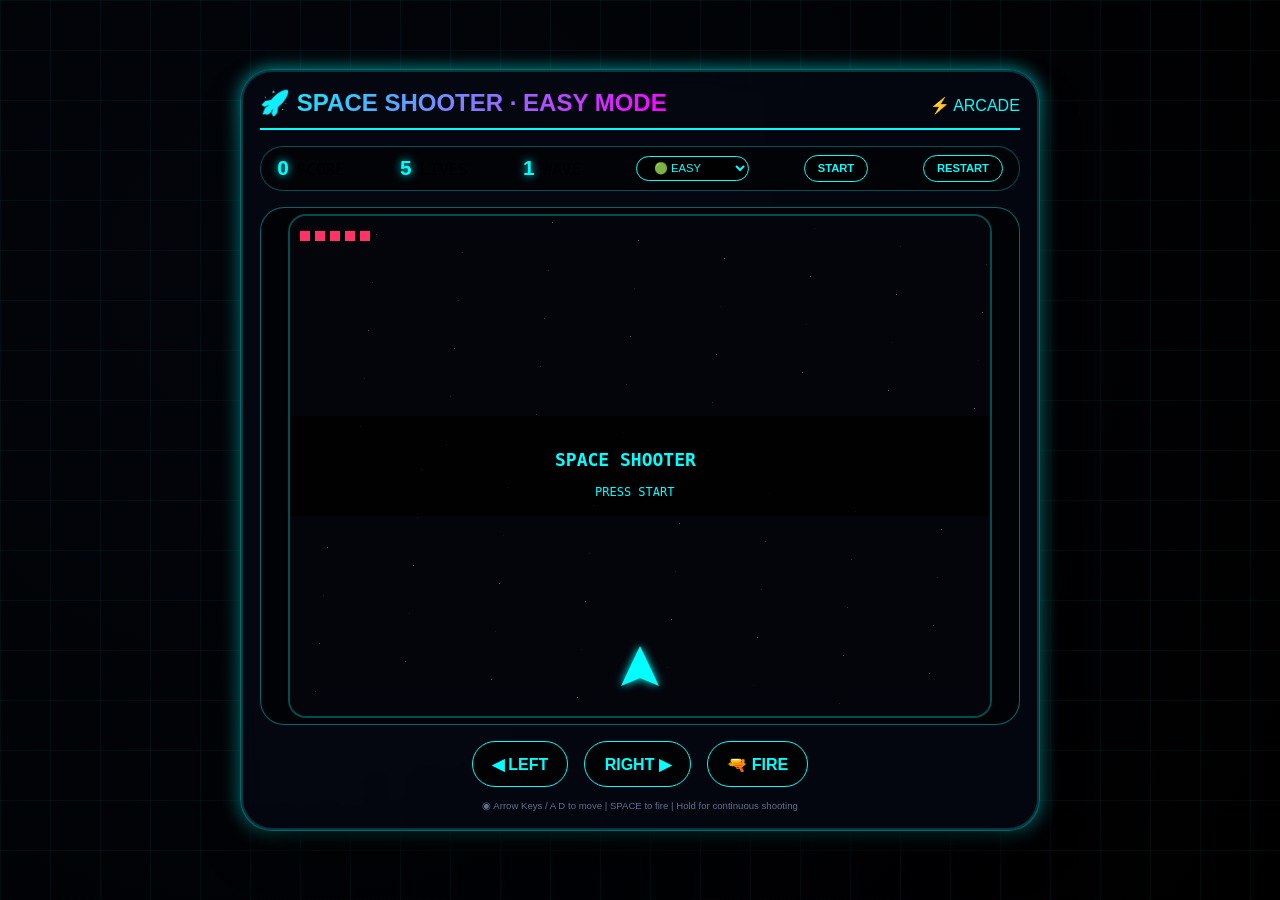
<file: games/minesweeper.html>
<!doctype html>
<html lang="en">
  <head>
    <meta charset="UTF-8" />
    <meta
      name="viewport"
      content="width=device-width, initial-scale=1.0, user-scalable=no, viewport-fit=cover"
    />
    <title>Mcyor · SPACE SHOOTER | EASY MODE</title>
    <style>
      * {
        margin: 0;
        padding: 0;
        box-sizing: border-box;
        user-select: none;
        -webkit-tap-highlight-color: transparent;
      }
      body {
        background: radial-gradient(circle at 20% 30%, #03050b, #000);
        font-family: "DM Sans", sans-serif;
        min-height: 100vh;
        display: flex;
        align-items: center;
        justify-content: center;
        padding: 1rem;
        position: relative;
      }
      body::before {
        content: "";
        position: fixed;
        inset: 0;
        background-image:
          linear-gradient(rgba(0, 255, 255, 0.05) 1px, transparent 1px),
          linear-gradient(90deg, rgba(0, 255, 255, 0.05) 1px, transparent 1px);
        background-size: 50px 50px;
        pointer-events: none;
        animation: gridFloat 20s infinite alternate;
      }
      @keyframes gridFloat {
        0% {
          transform: translateZ(0) rotateX(0deg);
          opacity: 0.3;
        }
        100% {
          transform: translateZ(10px) rotateX(2deg);
          opacity: 0.7;
        }
      }
      .game-container {
        position: relative;
        z-index: 10;
        width: 100%;
        max-width: 800px;
        perspective: 1200px;
      }
      .game-panel {
        background: rgba(5, 8, 18, 0.85);
        backdrop-filter: blur(12px);
        border-radius: 2rem;
        padding: 1.2rem;
        border: 1px solid rgba(0, 255, 255, 0.4);
        box-shadow:
          0 25px 45px -12px black,
          0 0 0 2px rgba(0, 255, 255, 0.2) inset,
          0 0 18px rgba(0, 255, 255, 0.6);
      }
      .game-header {
        display: flex;
        justify-content: space-between;
        align-items: baseline;
        flex-wrap: wrap;
        margin-bottom: 1rem;
        border-bottom: 2px solid #0ff;
        padding-bottom: 0.7rem;
      }
      .game-title {
        font-family: "Syne", sans-serif;
        font-weight: 800;
        font-size: 1.5rem;
        background: linear-gradient(135deg, #0ff, #f0f);
        -webkit-background-clip: text;
        background-clip: text;
        -webkit-text-fill-color: transparent;
      }
      .stats-row {
        display: flex;
        justify-content: space-between;
        align-items: center;
        flex-wrap: wrap;
        gap: 0.8rem;
        background: rgba(0, 0, 0, 0.5);
        border-radius: 60px;
        padding: 0.5rem 1rem;
        margin-bottom: 1rem;
        border: 1px solid rgba(0, 255, 255, 0.3);
      }
      .stat {
        display: flex;
        gap: 0.5rem;
        align-items: baseline;
        font-family: "JetBrains Mono", monospace;
      }
      .stat-value {
        font-family: "Syne", sans-serif;
        font-size: 1.3rem;
        font-weight: 800;
        color: #0ff;
        text-shadow: 0 0 8px #0ff;
      }
      button {
        background: rgba(0, 0, 0, 0.7);
        border: 1px solid #0ff;
        padding: 0.4rem 0.8rem;
        border-radius: 40px;
        font-family: "DM Sans", sans-serif;
        font-weight: 600;
        font-size: 0.7rem;
        color: #0ff;
        cursor: pointer;
        transition: all 0.2s;
      }
      button:hover,
      button:active {
        background: #0ff;
        color: #000;
        box-shadow: 0 0 15px rgba(0, 255, 255, 0.6);
      }
      .canvas-area {
        background: rgba(0, 0, 0, 0.55);
        border-radius: 24px;
        padding: 0.5rem;
        border: 1px solid rgba(0, 255, 255, 0.4);
        display: flex;
        justify-content: center;
      }
      canvas {
        display: block;
        width: 100%;
        height: auto;
        border-radius: 16px;
        box-shadow: 0 0 0 2px rgba(0, 255, 255, 0.3);
        background: #000;
        cursor: pointer;
      }
      .touch-controls {
        display: flex;
        justify-content: center;
        gap: 1rem;
        margin-top: 1rem;
        flex-wrap: wrap;
      }
      .touch-btn {
        background: rgba(0, 0, 0, 0.7);
        border: 1px solid #0ff;
        padding: 0.8rem 1.2rem;
        border-radius: 40px;
        color: #0ff;
        font-size: 1rem;
        font-weight: bold;
        cursor: pointer;
        transition: 0.05s linear;
        min-width: 80px;
        text-align: center;
      }
      .touch-btn:active {
        background: #0ff;
        color: #000;
        transform: scale(0.95);
      }
      .difficulty-select {
        background: rgba(0, 0, 0, 0.7);
        border: 1px solid #0ff;
        border-radius: 40px;
        color: #0ff;
        padding: 0.3rem 0.8rem;
        font-size: 0.7rem;
        cursor: pointer;
      }
      @media (max-width: 600px) {
        .game-title {
          font-size: 1rem;
        }
        .touch-btn {
          padding: 0.5rem 0.8rem;
          font-size: 0.8rem;
          min-width: 60px;
        }
      }
    </style>
  </head>
  <body>
    <div class="game-container">
      <div class="game-panel">
        <div class="game-header">
          <span class="game-title">🚀 SPACE SHOOTER · EASY MODE</span>
          <span style="color: #0ff">⚡ ARCADE</span>
        </div>
        <div class="stats-row">
          <div class="stat">
            <span class="stat-value" id="shooterScore">0</span
            ><span>SCORE</span>
          </div>
          <div class="stat">
            <span class="stat-value" id="shooterLives">5</span
            ><span>LIVES</span>
          </div>
          <div class="stat">
            <span class="stat-value" id="shooterWave">1</span><span>WAVE</span>
          </div>
          <select id="difficultySelect" class="difficulty-select">
            <option value="easy" selected>🟢 EASY</option>
            <option value="normal">🔵 NORMAL</option>
            <option value="hard">🔴 HARD</option>
          </select>
          <button id="shooterStart">START</button>
          <button id="shooterReset">RESTART</button>
        </div>
        <div class="canvas-area">
          <canvas id="shooterCanvas" width="700" height="500"></canvas>
        </div>
        <div class="touch-controls">
          <div class="touch-btn" id="moveLeftBtn">◀ LEFT</div>
          <div class="touch-btn" id="moveRightBtn">RIGHT ▶</div>
          <div class="touch-btn" id="fireBtn">🔫 FIRE</div>
        </div>
        <div
          style="
            text-align: center;
            margin-top: 0.8rem;
            font-size: 0.6rem;
            color: #5e6f8d;
          "
        >
          ◉ Arrow Keys / A D to move | SPACE to fire | Hold for continuous
          shooting
        </div>
      </div>
    </div>

    <script>
      (function () {
        // CANVAS
        const canvas = document.getElementById("shooterCanvas");
        const ctx = canvas.getContext("2d");

        // GAME DIMENSIONS
        let W = 700;
        let H = 500;

        // GAME STATE
        let gameRunning = false;
        let score = 0;
        let lives = 5; // EASIER: Start with 5 lives
        let wave = 1;
        let difficulty = "easy";

        // PLAYER - BIGGER SHIP for easier hitting
        let player = {
          x: W / 2 - 25,
          y: H - 70,
          width: 50,
          height: 40,
          speed: 7, // FASTER movement
        };

        // BULLETS - FASTER fire rate
        let bullets = [];
        let bulletCooldown = 0;
        let bulletCooldownMax = 8; // FASTER shooting
        let isFiring = false;

        // ENEMIES - SLOWER and fewer
        let enemies = [];
        let enemySpawnCounter = 0;
        let enemySpawnDelay = 60; // SLOWER spawning

        // ENEMY BULLETS - SLOWER and less frequent
        let enemyBullets = [];
        let enemyShootDelay = 0;

        // PARTICLES
        let particles = [];

        // CONTROLS
        let leftPressed = false;
        let rightPressed = false;
        let spacePressed = false;
        let touchLeft = false;
        let touchRight = false;

        // DIFFICULTY SETTINGS
        function getDifficultySettings() {
          switch (difficulty) {
            case "easy":
              return {
                enemySpeed: 0.8,
                enemyShootRate: 0.008,
                bulletSpeed: -5,
                enemySpawnMax: 8,
                playerSpeed: 7,
                bulletCooldownMax: 7,
              };
            case "normal":
              return {
                enemySpeed: 1.2,
                enemyShootRate: 0.015,
                bulletSpeed: -6,
                enemySpawnMax: 10,
                playerSpeed: 6,
                bulletCooldownMax: 9,
              };
            case "hard":
              return {
                enemySpeed: 1.8,
                enemyShootRate: 0.025,
                bulletSpeed: -7,
                enemySpawnMax: 12,
                playerSpeed: 5,
                bulletCooldownMax: 12,
              };
            default:
              return {
                enemySpeed: 0.8,
                enemyShootRate: 0.008,
                bulletSpeed: -5,
                enemySpawnMax: 8,
                playerSpeed: 7,
                bulletCooldownMax: 7,
              };
          }
        }

        let settings = getDifficultySettings();

        // ----- RESIZE CANVAS -----
        function resizeCanvas() {
          const container = canvas.parentElement;
          const maxWidth = Math.min(
            container.clientWidth - 20,
            window.innerWidth - 80,
            700,
          );
          const aspect = 700 / 500;
          const newWidth = maxWidth;
          const newHeight = newWidth / aspect;

          canvas.style.width = `${newWidth}px`;
          canvas.style.height = `${newHeight}px`;
          canvas.width = 700;
          canvas.height = 500;

          W = 700;
          H = 500;

          player.y = H - 70;
          if (player.x > W - player.width) player.x = W - player.width;
          if (player.x < 0) player.x = 0;
        }

        window.addEventListener("resize", resizeCanvas);
        resizeCanvas();

        // ----- SPAWN ENEMY (EASIER: smaller enemies)-----
        function spawnEnemy() {
          const enemyWidth = 32;
          const enemyHeight = 28;
          enemies.push({
            x: Math.random() * (W - enemyWidth),
            y: 10,
            width: enemyWidth,
            height: enemyHeight,
            hp: 1,
            speed: settings.enemySpeed + wave * 0.05,
          });
        }

        // ----- UPDATE UI -----
        function updateUI() {
          document.getElementById("shooterScore").innerText = score;
          document.getElementById("shooterLives").innerText = lives;
          document.getElementById("shooterWave").innerText = wave;
        }

        // ----- PLAYER SHOOT -----
        function shoot() {
          if (bulletCooldown <= 0) {
            bullets.push({
              x: player.x + player.width / 2 - 3,
              y: player.y - 10,
              width: 6,
              height: 12,
              speed: -8,
            });
            bulletCooldown = settings.bulletCooldownMax;
          }
        }

        // ----- ENEMY SHOOT (LESS FREQUENT)-----
        function enemyShoot(enemy) {
          if (Math.random() < settings.enemyShootRate) {
            enemyBullets.push({
              x: enemy.x + enemy.width / 2 - 3,
              y: enemy.y + enemy.height,
              width: 5,
              height: 8,
              speed: 3.5,
            });
          }
        }

        // ----- ADD EXPLOSION EFFECT -----
        function addExplosion(x, y, color) {
          for (let i = 0; i < 12; i++) {
            particles.push({
              x: x,
              y: y,
              vx: (Math.random() - 0.5) * 4,
              vy: (Math.random() - 0.5) * 4 - 2,
              life: 25,
              color: color,
            });
          }
        }

        // ----- UPDATE GAME -----
        function updateGame() {
          if (!gameRunning) return;

          // Player movement
          if (leftPressed || touchLeft) {
            player.x -= settings.playerSpeed;
            if (player.x < 0) player.x = 0;
          }
          if (rightPressed || touchRight) {
            player.x += settings.playerSpeed;
            if (player.x > W - player.width) player.x = W - player.width;
          }

          // Continuous shooting
          if (spacePressed || isFiring) {
            shoot();
          }

          // Bullet cooldown
          if (bulletCooldown > 0) bulletCooldown--;

          // Update player bullets (upward)
          for (let i = 0; i < bullets.length; i++) {
            bullets[i].y += bullets[i].speed;
            if (bullets[i].y + bullets[i].height < 0 || bullets[i].y > H) {
              bullets.splice(i, 1);
              i--;
            }
          }

          // Update enemies and collisions
          for (let i = 0; i < enemies.length; i++) {
            const enemy = enemies[i];
            enemy.y += enemy.speed;

            // Enemy shooting (less frequent)
            enemyShoot(enemy);

            // Bullet collision
            for (let j = 0; j < bullets.length; j++) {
              const bullet = bullets[j];
              if (
                bullet.x < enemy.x + enemy.width &&
                bullet.x + bullet.width > enemy.x &&
                bullet.y < enemy.y + enemy.height &&
                bullet.y + bullet.height > enemy.y
              ) {
                bullets.splice(j, 1);
                enemy.hp--;

                if (enemy.hp <= 0) {
                  addExplosion(
                    enemy.x + enemy.width / 2,
                    enemy.y + enemy.height / 2,
                    "#ff6600",
                  );
                  enemies.splice(i, 1);
                  score += 10;
                  updateUI();
                  i--;
                }
                break;
              }
            }

            // Enemy reached bottom - lose life but easier penalty
            if (enemies[i] && enemies[i].y + enemies[i].height > H - 60) {
              addExplosion(
                enemies[i].x + enemies[i].width / 2,
                enemies[i].y + enemies[i].height / 2,
                "#ff0000",
              );
              enemies.splice(i, 1);
              lives--;
              updateUI();
              if (lives <= 0) {
                gameRunning = false;
              }
              i--;
            }
          }

          // Update enemy bullets and collision
          for (let i = 0; i < enemyBullets.length; i++) {
            enemyBullets[i].y += enemyBullets[i].speed;
            if (
              enemyBullets[i].y > H ||
              enemyBullets[i].y + enemyBullets[i].height < 0
            ) {
              enemyBullets.splice(i, 1);
              i--;
              continue;
            }

            const eb = enemyBullets[i];
            if (
              eb.x < player.x + player.width &&
              eb.x + eb.width > player.x &&
              eb.y < player.y + player.height &&
              eb.y + eb.height > player.y
            ) {
              enemyBullets.splice(i, 1);
              lives--;
              updateUI();
              addExplosion(
                player.x + player.width / 2,
                player.y + player.height / 2,
                "#ff8800",
              );

              if (lives <= 0) {
                gameRunning = false;
              }
              i--;
            }
          }

          // Spawn enemies (slower)
          enemySpawnCounter++;
          let spawnRate = Math.max(40, 70 - wave * 2);
          if (
            enemySpawnCounter > spawnRate &&
            enemies.length < settings.enemySpawnMax + Math.floor(wave / 3)
          ) {
            enemySpawnCounter = 0;
            spawnEnemy();
          }

          // Wave progression (when all enemies destroyed)
          if (enemies.length === 0 && gameRunning && score > 0) {
            wave++;
            updateUI();
            // Bonus score for clearing wave
            score += 50 * wave;
            updateUI();
            // Spawn new wave gradually
            for (let i = 0; i < Math.min(3 + Math.floor(wave / 2), 8); i++) {
              setTimeout(() => {
                if (gameRunning) spawnEnemy();
              }, i * 400);
            }
            addExplosion(W / 2, H / 2, "#00ffff");
          }

          // Update particles
          for (let i = 0; i < particles.length; i++) {
            particles[i].x += particles[i].vx;
            particles[i].y += particles[i].vy;
            particles[i].life--;
            if (particles[i].life <= 0) {
              particles.splice(i, 1);
              i--;
            }
          }
        }

        // ----- DRAW EVERYTHING -----
        function draw() {
          // Background
          ctx.fillStyle = "#03050b";
          ctx.fillRect(0, 0, W, H);

          // Stars
          for (let i = 0; i < 80; i++) {
            ctx.fillStyle = `rgba(255,255,255,${0.2 + Math.sin(Date.now() * 0.002 + i) * 0.15})`;
            ctx.fillRect((i * 131) % W, (i * 253) % H, 1, 1);
          }

          // Player ship (neon triangle)
          ctx.shadowBlur = 8;
          ctx.shadowColor = "#0ff";
          ctx.fillStyle = "#0ff";
          ctx.beginPath();
          ctx.moveTo(player.x + player.width / 2, player.y);
          ctx.lineTo(player.x + player.width - 6, player.y + player.height);
          ctx.lineTo(player.x + player.width / 2, player.y + player.height - 8);
          ctx.lineTo(player.x + 6, player.y + player.height);
          ctx.fill();

          // Player bullets
          ctx.fillStyle = "#ffff00";
          for (let b of bullets) {
            ctx.fillRect(b.x, b.y, b.width, b.height);
          }

          // Enemies
          for (let e of enemies) {
            // Gradient enemy
            const grad = ctx.createLinearGradient(
              e.x,
              e.y,
              e.x + e.width,
              e.y + e.height,
            );
            grad.addColorStop(0, "#ff44aa");
            grad.addColorStop(1, "#ff0066");
            ctx.fillStyle = grad;
            ctx.fillRect(e.x, e.y, e.width, e.height);
            // Eyes
            ctx.fillStyle = "#ffffff";
            ctx.fillRect(e.x + 6, e.y + 8, 6, 6);
            ctx.fillRect(e.x + e.width - 12, e.y + 8, 6, 6);
          }

          // Enemy bullets
          ctx.fillStyle = "#ff8844";
          for (let eb of enemyBullets) {
            ctx.fillRect(eb.x, eb.y, eb.width, eb.height);
          }

          // Particles
          for (let p of particles) {
            ctx.fillStyle = p.color;
            ctx.fillRect(p.x, p.y, 3, 3);
          }

          ctx.shadowBlur = 0;

          // Game messages
          if (!gameRunning && lives <= 0) {
            ctx.fillStyle = "rgba(0,0,0,0.8)";
            ctx.fillRect(0, H / 2 - 50, W, 100);
            ctx.fillStyle = "#0ff";
            ctx.font = "bold 20px monospace";
            ctx.fillText("GAME OVER", W / 2 - 60, H / 2);
            ctx.font = "12px monospace";
            ctx.fillText("PRESS START", W / 2 - 45, H / 2 + 35);
          } else if (!gameRunning && lives > 0) {
            ctx.fillStyle = "rgba(0,0,0,0.8)";
            ctx.fillRect(0, H / 2 - 50, W, 100);
            ctx.fillStyle = "#0ff";
            ctx.font = "bold 18px monospace";
            ctx.fillText("SPACE SHOOTER", W / 2 - 85, H / 2);
            ctx.font = "12px monospace";
            ctx.fillText("PRESS START", W / 2 - 45, H / 2 + 30);
          }

          // Health indicator
          ctx.fillStyle = "#ff3366";
          for (let i = 0; i < lives; i++) {
            ctx.fillRect(10 + i * 15, 15, 10, 10);
          }
        }

        // ----- KEYBOARD CONTROLS -----
        function handleKeyDown(e) {
          const key = e.key.toLowerCase();

          if (
            key === "arrowleft" ||
            key === "arrowright" ||
            key === "a" ||
            key === "d" ||
            key === " "
          ) {
            e.preventDefault();
          }

          if (key === "arrowleft" || key === "a") {
            leftPressed = true;
            if (!gameRunning) startGame();
          }
          if (key === "arrowright" || key === "d") {
            rightPressed = true;
            if (!gameRunning) startGame();
          }
          if (key === " ") {
            spacePressed = true;
            if (gameRunning) shoot();
            if (!gameRunning) startGame();
          }
        }

        function handleKeyUp(e) {
          const key = e.key.toLowerCase();
          if (key === "arrowleft" || key === "a") leftPressed = false;
          if (key === "arrowright" || key === "d") rightPressed = false;
          if (key === " ") spacePressed = false;
        }

        // ----- TOUCH CONTROLS -----
        function initTouchControls() {
          const leftBtn = document.getElementById("moveLeftBtn");
          const rightBtn = document.getElementById("moveRightBtn");
          const fireBtn = document.getElementById("fireBtn");

          leftBtn.addEventListener("touchstart", (e) => {
            e.preventDefault();
            touchLeft = true;
            if (!gameRunning) startGame();
          });
          leftBtn.addEventListener("touchend", (e) => {
            e.preventDefault();
            touchLeft = false;
          });
          leftBtn.addEventListener("mousedown", (e) => {
            e.preventDefault();
            touchLeft = true;
            if (!gameRunning) startGame();
          });
          leftBtn.addEventListener("mouseup", (e) => {
            e.preventDefault();
            touchLeft = false;
          });

          rightBtn.addEventListener("touchstart", (e) => {
            e.preventDefault();
            touchRight = true;
            if (!gameRunning) startGame();
          });
          rightBtn.addEventListener("touchend", (e) => {
            e.preventDefault();
            touchRight = false;
          });
          rightBtn.addEventListener("mousedown", (e) => {
            e.preventDefault();
            touchRight = true;
            if (!gameRunning) startGame();
          });
          rightBtn.addEventListener("mouseup", (e) => {
            e.preventDefault();
            touchRight = false;
          });

          fireBtn.addEventListener("touchstart", (e) => {
            e.preventDefault();
            if (gameRunning) {
              isFiring = true;
              shoot();
            } else startGame();
          });
          fireBtn.addEventListener("touchend", (e) => {
            e.preventDefault();
            isFiring = false;
          });
          fireBtn.addEventListener("mousedown", (e) => {
            e.preventDefault();
            if (gameRunning) {
              isFiring = true;
              shoot();
            } else startGame();
          });
          fireBtn.addEventListener("mouseup", (e) => {
            e.preventDefault();
            isFiring = false;
          });
        }

        // ----- GAME START / RESET -----
        function startGame() {
          gameRunning = true;
          score = 0;
          lives = 5;
          wave = 1;
          bullets = [];
          enemies = [];
          enemyBullets = [];
          particles = [];
          player.x = W / 2 - player.width / 2;
          bulletCooldown = 0;
          enemySpawnCounter = 0;

          // Spawn initial enemies (fewer)
          for (let i = 0; i < 2; i++) {
            setTimeout(() => {
              if (gameRunning) spawnEnemy();
            }, i * 500);
          }

          updateUI();
        }

        function resetGame() {
          startGame();
        }

        // Difficulty change
        document
          .getElementById("difficultySelect")
          .addEventListener("change", (e) => {
            difficulty = e.target.value;
            settings = getDifficultySettings();
            if (gameRunning) {
              resetGame();
            }
          });

        // ----- GAME LOOP -----
        function gameLoop() {
          updateGame();
          draw();
          requestAnimationFrame(gameLoop);
        }

        // ----- EVENT LISTENERS -----
        window.addEventListener("keydown", handleKeyDown);
        window.addEventListener("keyup", handleKeyUp);

        document
          .getElementById("shooterStart")
          .addEventListener("click", startGame);
        document
          .getElementById("shooterReset")
          .addEventListener("click", resetGame);

        initTouchControls();

        // Start game loop
        gameLoop();
        draw();
      })();
    </script>
  </body>
</html>
</file>
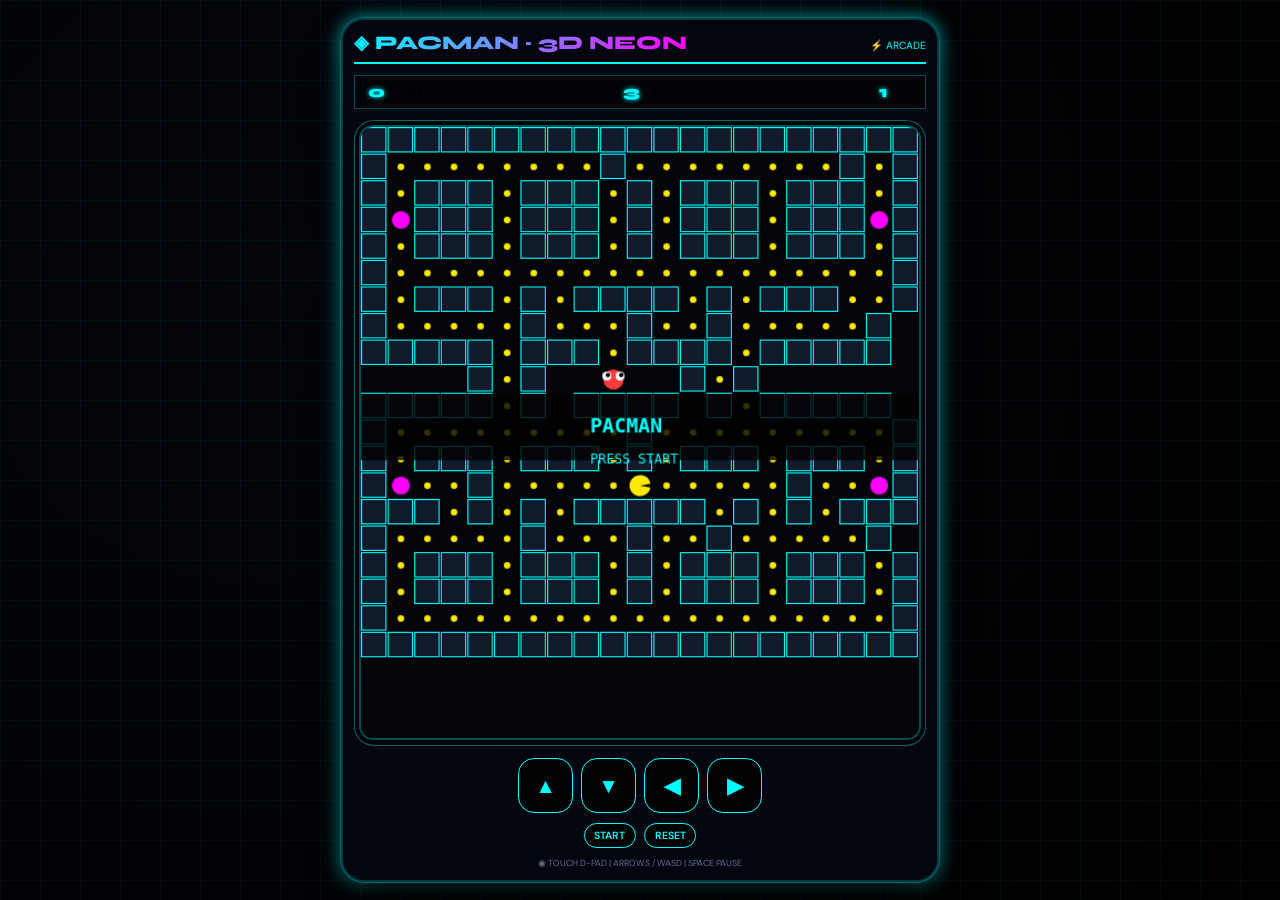
<file: games/pacman.html>
<!doctype html>
<html lang="en">
  <head>
    <meta charset="UTF-8" />
    <meta
      name="viewport"
      content="width=device-width, initial-scale=1.0, user-scalable=no, viewport-fit=cover"
    />
    <title>Mcyor · PACMAN | 3D NEON</title>
    <link
      href="https://fonts.googleapis.com/css2?family=Syne:wght@400;700;800&family=DM+Sans:wght@400;500;600&family=JetBrains+Mono:wght@400;500&display=swap"
      rel="stylesheet"
    />
    <style>
      * {
        margin: 0;
        padding: 0;
        box-sizing: border-box;
        user-select: none;
        -webkit-tap-highlight-color: transparent;
      }
      body {
        background: radial-gradient(circle at 20% 30%, #03050b, #000);
        font-family: "DM Sans", sans-serif;
        min-height: 100vh;
        display: flex;
        align-items: center;
        justify-content: center;
        padding: 0.8rem;
        position: relative;
      }
      body::before {
        content: "";
        position: fixed;
        inset: 0;
        background-image:
          linear-gradient(rgba(0, 255, 255, 0.05) 1px, transparent 1px),
          linear-gradient(90deg, rgba(0, 255, 255, 0.05) 1px, transparent 1px);
        background-size: 40px 40px;
        pointer-events: none;
        animation: gridFloat 20s infinite alternate;
      }
      @keyframes gridFloat {
        0% {
          transform: translateZ(0) rotateX(0deg);
          opacity: 0.3;
        }
        100% {
          transform: translateZ(10px) rotateX(2deg);
          opacity: 0.7;
        }
      }
      .game-container {
        position: relative;
        z-index: 10;
        width: 100%;
        max-width: 600px;
        perspective: 1200px;
        margin: 0 auto;
      }
      .game-panel {
        background: rgba(5, 8, 18, 0.85);
        backdrop-filter: blur(12px);
        border-radius: 1.5rem;
        padding: 0.8rem;
        border: 1px solid rgba(0, 255, 255, 0.4);
        box-shadow:
          0 25px 45px -12px black,
          0 0 0 2px rgba(0, 255, 255, 0.2) inset,
          0 0 18px rgba(0, 255, 255, 0.6);
      }
      .game-header {
        display: flex;
        justify-content: space-between;
        align-items: baseline;
        flex-wrap: wrap;
        margin-bottom: 0.7rem;
        border-bottom: 2px solid #0ff;
        padding-bottom: 0.5rem;
      }
      .game-title {
        font-family: "Syne", sans-serif;
        font-weight: 800;
        font-size: 1.2rem;
        background: linear-gradient(135deg, #0ff, #f0f);
        -webkit-background-clip: text;
        background-clip: text;
        -webkit-text-fill-color: transparent;
      }
      .stats-row {
        display: flex;
        justify-content: space-between;
        align-items: center;
        flex-wrap: wrap;
        gap: 0.5rem;
        background: rgba(0, 0, 0, 0.5);
        padding: 0.4rem 0.8rem;
        margin-bottom: 0.7rem;
        border: 1px solid rgba(0, 255, 255, 0.3);
      }
      .stat {
        display: flex;
        gap: 0.3rem;
        align-items: baseline;
        font-family: "JetBrains Mono", monospace;
        font-size: 0.7rem;
      }
      .stat-value {
        font-family: "Syne", sans-serif;
        font-size: 1rem;
        font-weight: 800;
        color: #0ff;
        text-shadow: 0 0 5px #0ff;
      }
      button {
        background: rgba(0, 0, 0, 0.7);
        border: 1px solid #0ff;
        padding: 0.3rem 0.6rem;
        border-radius: 40px;
        font-family: "DM Sans", sans-serif;
        font-weight: 600;
        font-size: 0.65rem;
        color: #0ff;
        cursor: pointer;
        transition: all 0.2s;
      }
      button:hover,
      button:active {
        background: #0ff;
        color: #000;
        box-shadow: 0 0 10px rgba(0, 255, 255, 0.6);
      }
      .canvas-area {
        background: rgba(0, 0, 0, 0.55);
        border-radius: 20px;
        padding: 0.4rem;
        border: 1px solid rgba(0, 255, 255, 0.4);
        display: flex;
        justify-content: center;
      }
      canvas {
        display: block;
        width: 100%;
        height: auto;
        border-radius: 12px;
        box-shadow: 0 0 0 2px rgba(0, 255, 255, 0.3);
        background: #000;
        cursor: pointer;
      }
      .dpad {
        display: flex;
        justify-content: center;
        gap: 0.5rem;
        margin-top: 0.8rem;
        flex-wrap: wrap;
      }
      .dpad button {
        width: 55px;
        height: 55px;
        font-size: 1.3rem;
        border-radius: 16px;
        background: rgba(0, 0, 0, 0.7);
        border: 1px solid #0ff;
        color: #0ff;
        cursor: pointer;
        transition: 0.05s linear;
      }
      .dpad button:active {
        background: #0ff;
        color: #000;
        transform: scale(0.92);
      }

      @media (max-width: 550px) {
        body {
          padding: 0.5rem;
        }
        .game-panel {
          padding: 0.6rem;
        }
        .game-title {
          font-size: 1rem;
        }
        .stat-value {
          font-size: 0.85rem;
        }
        .dpad button {
          width: 48px;
          height: 48px;
          font-size: 1.1rem;
        }
      }
      @media (max-width: 450px) {
        .dpad button {
          width: 42px;
          height: 42px;
          font-size: 1rem;
        }
      }
    </style>
  </head>
  <body>
    <div class="game-container">
      <div class="game-panel">
        <div class="game-header">
          <span class="game-title">◈ PACMAN · 3D NEON</span>
          <span style="color: #0ff; font-size: 0.65rem">⚡ ARCADE</span>
        </div>
        <div class="stats-row">
          <div class="stat">
            <span class="stat-value" id="score">0</span><span>SCORE</span>
          </div>
          <div class="stat">
            <span class="stat-value" id="lives">3</span><span>LIVES</span>
          </div>
          <div class="stat">
            <span class="stat-value" id="level">1</span><span>LVL</span>
          </div>
        </div>
        <div class="canvas-area">
          <canvas id="pacCanvas" width="504" height="552"></canvas>
        </div>
        <div class="dpad">
          <button id="upBtn">▲</button>
          <button id="downBtn">▼</button>
          <button id="leftBtn">◀</button>
          <button id="rightBtn">▶</button>
        </div>
        <div
          style="
            display: flex;
            justify-content: center;
            gap: 0.5rem;
            margin-top: 0.6rem;
          "
        >
          <button id="startBtn">START</button>
          <button id="resetBtn">RESET</button>
        </div>
        <div
          style="
            text-align: center;
            margin-top: 0.6rem;
            font-size: 0.55rem;
            color: #5e6f8d;
          "
        >
          ◉ TOUCH D-PAD | ARROWS / WASD | SPACE PAUSE
        </div>
      </div>
    </div>

    <script>
      (function () {
        // CANVAS
        const canvas = document.getElementById("pacCanvas");
        const ctx = canvas.getContext("2d");

        // FIXED: Set canvas size properly
        canvas.width = 504;
        canvas.height = 552;

        // GAME CONSTANTS
        const TILE_SIZE = 24;
        const COLS = 21;
        const ROWS = 23;

        // Direction vectors
        const DIRS = [
          { x: 0, y: -1 },
          { x: 0, y: 1 },
          { x: -1, y: 0 },
          { x: 1, y: 0 },
        ];

        // Original map layout - PACMAN MAZE
        const RAW_MAP = [
          "#####################",
          "#........#........#.#",
          "#.###.###.#.###.###.#",
          "#o###.###.#.###.###o#",
          "#.###.###.#.###.###.#",
          "#...................#",
          "#.###.#.####.#.###..#",
          "#.....#...#..#.....#",
          "#####.###.####.#####",
          "    #.#  G  #.#     ",
          "#####.# #### #.#####",
          "#.........#.........#",
          "#.###.###.#.###.###.#",
          "#o..#.....P.....#..o#",
          "###.#.#.#####.#.#.###",
          "#.....#...#..#.....#",
          "#.###.###.#.###.###.#",
          "#.###.###.#.###.###.#",
          "#...................#",
          "#####################",
          "                     ",
          "                     ",
          "                     ",
        ];

        // GAME STATE
        let board = [];
        let pelletsTotal = 0;
        let score = 0;
        let lives = 3;
        let level = 1;
        let gameRunning = false;
        let paused = false;

        // Pacman
        let pac = {
          x: 0,
          y: 0,
          tileX: 0,
          tileY: 0,
          dir: { x: 0, y: 0 },
          nextDir: { x: 0, y: 0 },
          speed: 2.2,
        };

        // Ghosts
        let ghosts = [];
        const GHOST_COLORS = ["#ff3b3b", "#ffb86b", "#66d9ef", "#b38fff"];

        function updateUI() {
          document.getElementById("score").innerText = score;
          document.getElementById("lives").innerText = lives;
          document.getElementById("level").innerText = level;
        }

        function isTileWalkable(tileX, tileY) {
          if (tileX < 0 || tileX >= COLS || tileY < 0 || tileY >= ROWS)
            return false;
          const cell = board[tileY][tileX];
          return cell !== "#";
        }

        function updatePacmanTile() {
          pac.tileX = Math.floor(pac.x / TILE_SIZE);
          pac.tileY = Math.floor(pac.y / TILE_SIZE);
          pac.tileX = Math.max(0, Math.min(COLS - 1, pac.tileX));
          pac.tileY = Math.max(0, Math.min(ROWS - 1, pac.tileY));
        }

        // Initialize level
        function initLevel() {
          // Deep copy the map
          board = RAW_MAP.map((row) => row.split(""));
          pelletsTotal = 0;
          ghosts = [];

          for (let r = 0; r < ROWS; r++) {
            for (let c = 0; c < COLS; c++) {
              const ch = board[r][c];
              if (ch === "P") {
                pac.x = c * TILE_SIZE + TILE_SIZE / 2;
                pac.y = r * TILE_SIZE + TILE_SIZE / 2;
                pac.tileX = c;
                pac.tileY = r;
                pac.dir = { x: 0, y: 0 };
                pac.nextDir = { x: 0, y: 0 };
                board[r][c] = " ";
              }
              if (ch === "G") {
                ghosts.push({
                  x: c * TILE_SIZE + TILE_SIZE / 2,
                  y: r * TILE_SIZE + TILE_SIZE / 2,
                  tileX: c,
                  tileY: r,
                  dir: { x: 1, y: 0 },
                  color: GHOST_COLORS[ghosts.length % GHOST_COLORS.length],
                  speed: 1.4,
                  frightened: 0,
                  homeX: c * TILE_SIZE + TILE_SIZE / 2,
                  homeY: r * TILE_SIZE + TILE_SIZE / 2,
                  homeTileX: c,
                  homeTileY: r,
                });
                board[r][c] = " ";
              }
              if (ch === "." || ch === "o") pelletsTotal++;
            }
          }
          updateUI();
          draw(); // Force redraw
        }

        function isWalkable(px, py) {
          const r = Math.floor(py / TILE_SIZE);
          const c = Math.floor(px / TILE_SIZE);
          if (r < 0 || c < 0 || r >= ROWS || c >= COLS) return true;
          return board[r][c] !== "#";
        }

        function movePacman() {
          updatePacmanTile();

          const centerX = pac.tileX * TILE_SIZE + TILE_SIZE / 2;
          const centerY = pac.tileY * TILE_SIZE + TILE_SIZE / 2;
          const atCenter =
            Math.abs(pac.x - centerX) < 1.5 && Math.abs(pac.y - centerY) < 1.5;

          if (atCenter && (pac.nextDir.x !== 0 || pac.nextDir.y !== 0)) {
            const testX = pac.tileX + pac.nextDir.x;
            const testY = pac.tileY + pac.nextDir.y;
            if (isTileWalkable(testX, testY)) {
              pac.dir = { ...pac.nextDir };
            }
          }

          if (pac.dir.x !== 0 || pac.dir.y !== 0) {
            const newX = pac.x + pac.dir.x * pac.speed;
            const newY = pac.y + pac.dir.y * pac.speed;
            const nextTileX = Math.floor(newX / TILE_SIZE);
            const nextTileY = Math.floor(newY / TILE_SIZE);

            if (isTileWalkable(nextTileX, nextTileY)) {
              pac.x = newX;
              pac.y = newY;
            } else {
              pac.dir = { x: 0, y: 0 };
              pac.x = centerX;
              pac.y = centerY;
            }
          }

          // Tunnel wrap
          if (pac.x < -TILE_SIZE / 2) pac.x = COLS * TILE_SIZE + TILE_SIZE / 2;
          if (pac.x > COLS * TILE_SIZE + TILE_SIZE / 2) pac.x = -TILE_SIZE / 2;

          updatePacmanTile();
        }

        function eatPellet() {
          const r = pac.tileY;
          const c = pac.tileX;
          if (r < 0 || r >= ROWS || c < 0 || c >= COLS) return;

          const cell = board[r][c];
          if (cell === ".") {
            score += 10;
            board[r][c] = " ";
            pelletsTotal--;
            updateUI();
          } else if (cell === "o") {
            score += 50;
            board[r][c] = " ";
            pelletsTotal--;
            updateUI();
            ghosts.forEach((g) => {
              g.frightened = 400;
            });
          }

          if (pelletsTotal === 0) {
            level++;
            initLevel();
          }
        }

        function getNextDirectionBFS(startTile, targetTile, currentDir) {
          if (!startTile || !targetTile) return currentDir;
          if (startTile.x === targetTile.x && startTile.y === targetTile.y)
            return currentDir;

          const queue = [{ x: startTile.x, y: startTile.y, path: [] }];
          const visited = new Set();
          visited.add(`${startTile.x},${startTile.y}`);

          while (queue.length > 0) {
            const current = queue.shift();
            for (const dir of DIRS) {
              const nx = current.x + dir.x;
              const ny = current.y + dir.y;
              const key = `${nx},${ny}`;

              if (nx === targetTile.x && ny === targetTile.y) {
                const firstStep =
                  current.path.length > 0 ? current.path[0] : dir;
                return firstStep;
              }

              if (!visited.has(key) && isTileWalkable(nx, ny)) {
                visited.add(key);
                const newPath = [...current.path, dir];
                queue.push({ x: nx, y: ny, path: newPath });
              }
            }
          }
          return currentDir;
        }

        function moveGhosts() {
          const pacTile = { x: pac.tileX, y: pac.tileY };

          for (let g of ghosts) {
            if (g.frightened > 0) {
              g.frightened--;
              if (Math.random() < 0.05) {
                const validDirs = DIRS.filter((dir) => {
                  const nx = g.tileX + dir.x;
                  const ny = g.tileY + dir.y;
                  return isTileWalkable(nx, ny);
                });
                if (validDirs.length > 0) {
                  g.dir =
                    validDirs[Math.floor(Math.random() * validDirs.length)];
                }
              }
            } else {
              const ghostTile = { x: g.tileX, y: g.tileY };
              const nextDir = getNextDirectionBFS(ghostTile, pacTile, g.dir);
              if (nextDir) g.dir = nextDir;
            }

            const newX = g.x + g.dir.x * g.speed;
            const newY = g.y + g.dir.y * g.speed;

            if (isWalkable(newX, newY)) {
              g.x = newX;
              g.y = newY;
            }

            g.tileX = Math.floor(g.x / TILE_SIZE);
            g.tileY = Math.floor(g.y / TILE_SIZE);
            g.tileX = Math.max(0, Math.min(COLS - 1, g.tileX));
            g.tileY = Math.max(0, Math.min(ROWS - 1, g.tileY));

            if (g.x < -TILE_SIZE / 2) g.x = COLS * TILE_SIZE + TILE_SIZE / 2;
            if (g.x > COLS * TILE_SIZE + TILE_SIZE / 2) g.x = -TILE_SIZE / 2;
          }
        }

        function checkCollisions() {
          for (let g of ghosts) {
            const dist = Math.hypot(g.x - pac.x, g.y - pac.y);
            if (dist < TILE_SIZE * 0.65) {
              if (g.frightened > 0) {
                score += 200;
                updateUI();
                g.x = g.homeX;
                g.y = g.homeY;
                g.tileX = g.homeTileX;
                g.tileY = g.homeTileY;
                g.frightened = 0;
                g.dir = { x: 1, y: 0 };
              } else {
                lives--;
                updateUI();
                if (lives <= 0) {
                  gameRunning = false;
                } else {
                  initLevel();
                }
                return;
              }
            }
          }
        }

        // DRAW FUNCTION - FIXED
        function draw() {
          // Clear canvas
          ctx.fillStyle = "#03050b";
          ctx.fillRect(0, 0, canvas.width, canvas.height);

          // Draw maze and pellets
          for (let r = 0; r < ROWS; r++) {
            for (let c = 0; c < COLS; c++) {
              const ch = board[r][c];
              const x = c * TILE_SIZE;
              const y = r * TILE_SIZE;

              if (ch === "#") {
                // Wall
                ctx.fillStyle = "#111a2a";
                ctx.fillRect(x, y, TILE_SIZE - 1, TILE_SIZE - 1);
                ctx.strokeStyle = "#0ff";
                ctx.strokeRect(x + 0.5, y + 0.5, TILE_SIZE - 2, TILE_SIZE - 2);
              } else if (ch === ".") {
                // Small pellet
                ctx.fillStyle = "#ffea00";
                ctx.shadowBlur = 4;
                ctx.beginPath();
                ctx.arc(
                  x + TILE_SIZE / 2,
                  y + TILE_SIZE / 2,
                  3,
                  0,
                  Math.PI * 2,
                );
                ctx.fill();
              } else if (ch === "o") {
                // Power pellet
                ctx.fillStyle = "#f0f";
                ctx.shadowBlur = 6;
                ctx.beginPath();
                ctx.arc(
                  x + TILE_SIZE / 2,
                  y + TILE_SIZE / 2,
                  8,
                  0,
                  Math.PI * 2,
                );
                ctx.fill();
              }
            }
          }

          ctx.shadowBlur = 0;

          // Draw ghosts
          for (let g of ghosts) {
            ctx.fillStyle = g.frightened > 0 ? "#00ffff" : g.color;
            ctx.shadowBlur = 5;
            ctx.beginPath();
            ctx.arc(g.x, g.y, TILE_SIZE * 0.38, 0, Math.PI * 2);
            ctx.fill();
            // Eyes
            ctx.fillStyle = "#ffffff";
            ctx.beginPath();
            ctx.arc(g.x - 6, g.y - 3, 4, 0, Math.PI * 2);
            ctx.fill();
            ctx.beginPath();
            ctx.arc(g.x + 6, g.y - 3, 4, 0, Math.PI * 2);
            ctx.fill();
            ctx.fillStyle = "#000000";
            ctx.beginPath();
            ctx.arc(g.x - 5, g.y - 4, 2, 0, Math.PI * 2);
            ctx.fill();
            ctx.beginPath();
            ctx.arc(g.x + 7, g.y - 4, 2, 0, Math.PI * 2);
            ctx.fill();
          }

          // Draw Pacman
          ctx.fillStyle = "#ffea00";
          ctx.shadowBlur = 8;
          const angle = (Date.now() * 0.012) % (Math.PI * 2);
          const mouthAngle = 0.3 + Math.sin(angle) * 0.2;
          let dirAngle = 0;
          if (pac.dir.x === 1) dirAngle = 0;
          else if (pac.dir.x === -1) dirAngle = Math.PI;
          else if (pac.dir.y === 1) dirAngle = Math.PI / 2;
          else if (pac.dir.y === -1) dirAngle = -Math.PI / 2;

          ctx.beginPath();
          ctx.arc(
            pac.x,
            pac.y,
            TILE_SIZE * 0.4,
            dirAngle + mouthAngle,
            dirAngle + Math.PI * 2 - mouthAngle,
          );
          ctx.lineTo(pac.x, pac.y);
          ctx.fill();
          ctx.shadowBlur = 0;

          // Messages
          if (!gameRunning && lives <= 0) {
            ctx.fillStyle = "rgba(0,0,0,0.8)";
            ctx.fillRect(0, canvas.height / 2 - 40, canvas.width, 70);
            ctx.fillStyle = "#0ff";
            ctx.font = "bold 18px monospace";
            ctx.fillText("GAME OVER", canvas.width / 2 - 60, canvas.height / 2);
            ctx.font = "12px monospace";
            ctx.fillText(
              "PRESS START",
              canvas.width / 2 - 45,
              canvas.height / 2 + 28,
            );
          } else if (!gameRunning && lives > 0) {
            ctx.fillStyle = "rgba(0,0,0,0.8)";
            ctx.fillRect(0, canvas.height / 2 - 35, canvas.width, 60);
            ctx.fillStyle = "#0ff";
            ctx.font = "bold 18px monospace";
            ctx.fillText("PACMAN", canvas.width / 2 - 45, canvas.height / 2);
            ctx.font = "12px monospace";
            ctx.fillText(
              "PRESS START",
              canvas.width / 2 - 45,
              canvas.height / 2 + 28,
            );
          } else if (paused && gameRunning) {
            ctx.fillStyle = "rgba(0,0,0,0.8)";
            ctx.fillRect(0, canvas.height / 2 - 30, canvas.width, 50);
            ctx.fillStyle = "#0ff";
            ctx.font = "bold 18px monospace";
            ctx.fillText(
              "PAUSED",
              canvas.width / 2 - 40,
              canvas.height / 2 + 5,
            );
          }
        }

        // GAME LOOP
        let lastTimestamp = 0;
        let lastMoveTime = 0;

        function gameLoop(timestamp) {
          if (!lastTimestamp) lastTimestamp = timestamp;
          const delta = Math.min(33, timestamp - lastTimestamp);
          lastTimestamp = timestamp;

          if (gameRunning && !paused) {
            movePacman();
            eatPellet();
            moveGhosts();
            checkCollisions();
          }

          draw();
          requestAnimationFrame(gameLoop);
        }

        // CONTROLS
        function setDirection(x, y) {
          if (!gameRunning) return;
          pac.nextDir = { x, y };
        }

        function handleKeyDown(e) {
          const key = e.key.toLowerCase();
          if (
            key === "arrowup" ||
            key === "arrowdown" ||
            key === "arrowleft" ||
            key === "arrowright" ||
            key === "w" ||
            key === "a" ||
            key === "s" ||
            key === "d" ||
            key === " " ||
            key === "p"
          ) {
            e.preventDefault();
          }

          if (
            !gameRunning &&
            (key === "arrowup" ||
              key === "arrowdown" ||
              key === "arrowleft" ||
              key === "arrowright" ||
              key === "w" ||
              key === "a" ||
              key === "s" ||
              key === "d")
          ) {
            startGame();
          }

          if (key === "arrowleft" || key === "a") setDirection(-1, 0);
          if (key === "arrowright" || key === "d") setDirection(1, 0);
          if (key === "arrowup" || key === "w") setDirection(0, -1);
          if (key === "arrowdown" || key === "s") setDirection(0, 1);
          if (key === " " || key === "p") {
            if (gameRunning) paused = !paused;
          }
        }

        function startGame() {
          score = 0;
          lives = 3;
          level = 1;
          gameRunning = true;
          paused = false;
          initLevel();
          updateUI();
        }

        function resetGame() {
          startGame();
        }

        // EVENT LISTENERS
        window.addEventListener("keydown", handleKeyDown);
        document
          .getElementById("startBtn")
          .addEventListener("click", startGame);
        document
          .getElementById("resetBtn")
          .addEventListener("click", resetGame);

        // Touch D-pad
        document.getElementById("upBtn").addEventListener("click", () => {
          setDirection(0, -1);
          if (!gameRunning) startGame();
        });
        document.getElementById("downBtn").addEventListener("click", () => {
          setDirection(0, 1);
          if (!gameRunning) startGame();
        });
        document.getElementById("leftBtn").addEventListener("click", () => {
          setDirection(-1, 0);
          if (!gameRunning) startGame();
        });
        document.getElementById("rightBtn").addEventListener("click", () => {
          setDirection(1, 0);
          if (!gameRunning) startGame();
        });

        // Initialize and start
        initLevel();
        updateUI();
        gameLoop(0);
      })();
    </script>
  </body>
</html>
</file>
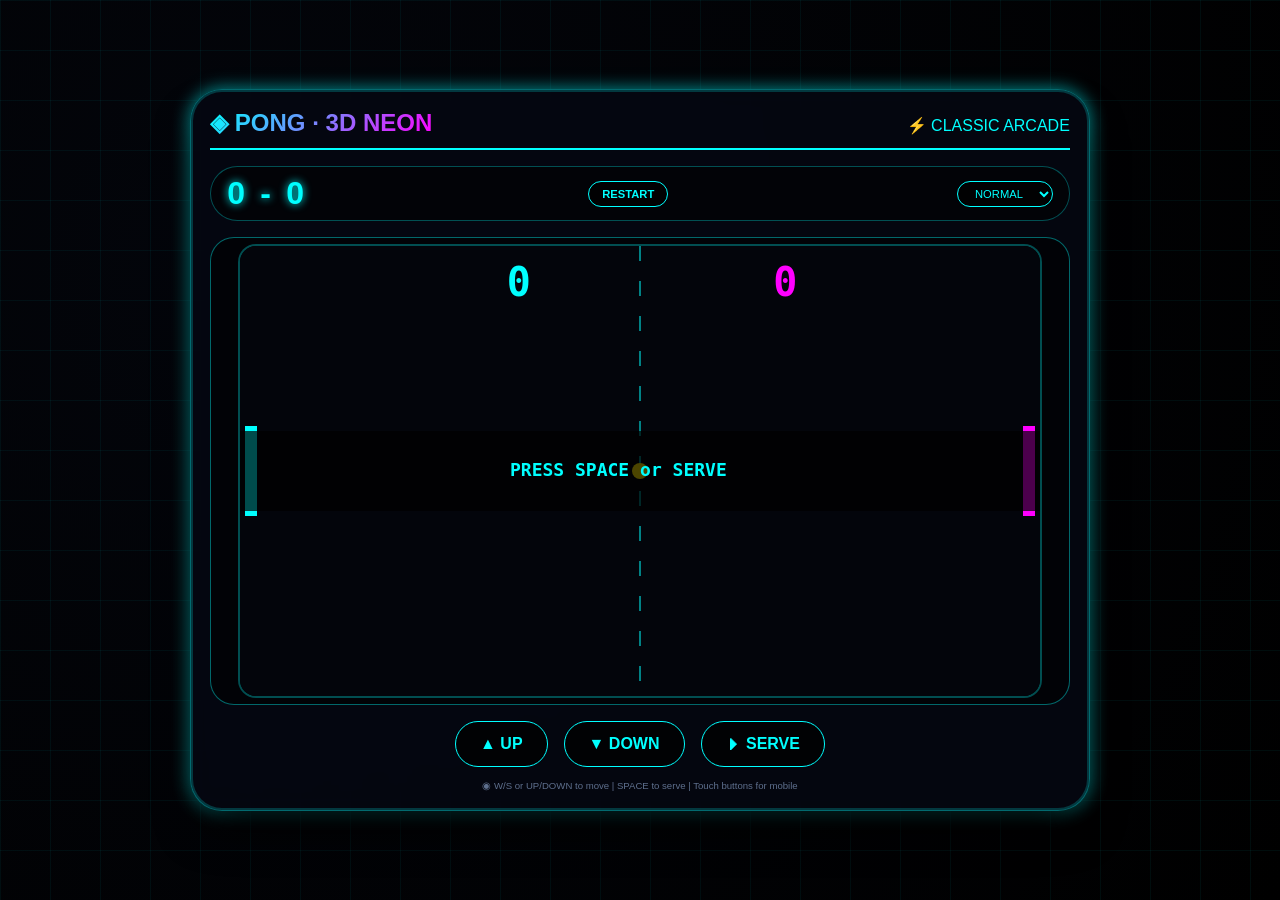
<file: games/pong.html>
<!doctype html>
<html lang="en">
  <head>
    <meta charset="UTF-8" />
    <meta
      name="viewport"
      content="width=device-width, initial-scale=1.0, user-scalable=no, viewport-fit=cover"
    />
    <title>Mcyor · PONG | 3D NEON</title>
    <style>
      * {
        margin: 0;
        padding: 0;
        box-sizing: border-box;
        user-select: none;
        -webkit-tap-highlight-color: transparent;
      }
      body {
        background: radial-gradient(circle at 20% 30%, #03050b, #000);
        font-family: "DM Sans", sans-serif;
        min-height: 100vh;
        display: flex;
        align-items: center;
        justify-content: center;
        padding: 1rem;
        position: relative;
      }
      body::before {
        content: "";
        position: fixed;
        inset: 0;
        background-image:
          linear-gradient(rgba(0, 255, 255, 0.05) 1px, transparent 1px),
          linear-gradient(90deg, rgba(0, 255, 255, 0.05) 1px, transparent 1px);
        background-size: 50px 50px;
        pointer-events: none;
        animation: gridFloat 20s infinite alternate;
      }
      @keyframes gridFloat {
        0% {
          transform: translateZ(0) rotateX(0deg);
          opacity: 0.3;
        }
        100% {
          transform: translateZ(10px) rotateX(2deg);
          opacity: 0.7;
        }
      }
      .game-container {
        position: relative;
        z-index: 10;
        width: 100%;
        max-width: 900px;
        perspective: 1200px;
      }
      .game-panel {
        background: rgba(5, 8, 18, 0.85);
        backdrop-filter: blur(12px);
        border-radius: 2rem;
        padding: 1.2rem;
        border: 1px solid rgba(0, 255, 255, 0.4);
        box-shadow:
          0 25px 45px -12px black,
          0 0 0 2px rgba(0, 255, 255, 0.2) inset,
          0 0 18px rgba(0, 255, 255, 0.6);
      }
      .game-header {
        display: flex;
        justify-content: space-between;
        align-items: baseline;
        flex-wrap: wrap;
        margin-bottom: 1rem;
        border-bottom: 2px solid #0ff;
        padding-bottom: 0.7rem;
      }
      .game-title {
        font-family: "Syne", sans-serif;
        font-weight: 800;
        font-size: 1.5rem;
        background: linear-gradient(135deg, #0ff, #f0f);
        -webkit-background-clip: text;
        background-clip: text;
        -webkit-text-fill-color: transparent;
      }
      .stats-row {
        display: flex;
        justify-content: space-between;
        align-items: center;
        flex-wrap: wrap;
        gap: 0.8rem;
        background: rgba(0, 0, 0, 0.5);
        border-radius: 60px;
        padding: 0.5rem 1rem;
        margin-bottom: 1rem;
        border: 1px solid rgba(0, 255, 255, 0.3);
      }
      .score-display {
        font-family: "Syne", sans-serif;
        font-size: 2rem;
        font-weight: 800;
        color: #0ff;
        text-shadow: 0 0 8px #0ff;
        letter-spacing: 0.1em;
      }
      button {
        background: rgba(0, 0, 0, 0.7);
        border: 1px solid #0ff;
        padding: 0.4rem 0.8rem;
        border-radius: 40px;
        font-family: "DM Sans", sans-serif;
        font-weight: 600;
        font-size: 0.7rem;
        color: #0ff;
        cursor: pointer;
        transition: all 0.2s;
      }
      button:hover,
      button:active {
        background: #0ff;
        color: #000;
        box-shadow: 0 0 15px rgba(0, 255, 255, 0.6);
      }
      .canvas-area {
        background: rgba(0, 0, 0, 0.55);
        border-radius: 24px;
        padding: 0.5rem;
        border: 1px solid rgba(0, 255, 255, 0.4);
        display: flex;
        justify-content: center;
      }
      canvas {
        display: block;
        width: 100%;
        height: auto;
        border-radius: 16px;
        box-shadow: 0 0 0 2px rgba(0, 255, 255, 0.3);
        background: #000;
        cursor: pointer;
      }
      .touch-controls {
        display: flex;
        justify-content: center;
        gap: 1rem;
        margin-top: 1rem;
        flex-wrap: wrap;
      }
      .touch-btn {
        background: rgba(0, 0, 0, 0.7);
        border: 1px solid #0ff;
        padding: 0.8rem 1.5rem;
        border-radius: 40px;
        color: #0ff;
        font-size: 1rem;
        font-weight: bold;
        cursor: pointer;
        transition: 0.05s linear;
        min-width: 80px;
        text-align: center;
      }
      .touch-btn:active {
        background: #0ff;
        color: #000;
        transform: scale(0.95);
      }
      @media (max-width: 600px) {
        .game-title {
          font-size: 1rem;
        }
        .score-display {
          font-size: 1.2rem;
        }
        .touch-btn {
          padding: 0.5rem 1rem;
          font-size: 0.9rem;
          min-width: 70px;
        }
      }
    </style>
  </head>
  <body>
    <div class="game-container">
      <div class="game-panel">
        <div class="game-header">
          <span class="game-title">◈ PONG · 3D NEON</span>
          <span style="color: #0ff">⚡ CLASSIC ARCADE</span>
        </div>
        <div class="stats-row">
          <div class="score-display" id="pongScore">0 - 0</div>
          <button id="pongRestart">RESTART</button>
        </div>
        <div class="canvas-area">
          <canvas id="pongCanvas" width="800" height="450"></canvas>
        </div>
        <div class="touch-controls">
          <div class="touch-btn" id="paddleUp">▲ UP</div>
          <div class="touch-btn" id="paddleDown">▼ DOWN</div>
          <div class="touch-btn" id="serveBtn">⏵ SERVE</div>
        </div>
        <div
          style="
            text-align: center;
            margin-top: 0.8rem;
            font-size: 0.6rem;
            color: #5e6f8d;
          "
        >
          ◉ W/S or UP/DOWN to move | SPACE to serve | Touch buttons for mobile
        </div>
      </div>
    </div>

    <script>
      (function () {
        // CANVAS
        const canvas = document.getElementById("pongCanvas");
        const ctx = canvas.getContext("2d");

        // GAME DIMENSIONS
        let W = 800;
        let H = 450;

        // GAME STATE
        let gameRunning = false;
        let leftScore = 0;
        let rightScore = 0;

        // PADDLE SETTINGS
        const PADDLE_WIDTH = 12;
        const PADDLE_HEIGHT = 90;
        let leftPaddleY = H / 2 - PADDLE_HEIGHT / 2;
        let rightPaddleY = H / 2 - PADDLE_HEIGHT / 2;
        const PADDLE_SPEED = 7;

        // BALL SETTINGS
        let ball = {
          x: W / 2,
          y: H / 2,
          radius: 8,
          vx: 0,
          vy: 0,
          speed: 5,
        };

        // CONTROLS
        let upPressed = false;
        let downPressed = false;

        // Touch control states
        let touchUp = false;
        let touchDown = false;

        // AI Difficulty modifier (0.3 = easy, 0.7 = normal, 0.9 = hard)
        let aiDifficulty = 0.5;

        // ----- RESIZE CANVAS -----
        function resizeCanvas() {
          const container = canvas.parentElement;
          const maxWidth = Math.min(
            container.clientWidth - 20,
            window.innerWidth - 80,
            800,
          );
          const aspect = 800 / 450;
          const newWidth = maxWidth;
          const newHeight = newWidth / aspect;

          canvas.style.width = `${newWidth}px`;
          canvas.style.height = `${newHeight}px`;
          canvas.width = 800;
          canvas.height = 450;

          W = 800;
          H = 450;

          // Adjust paddle positions
          leftPaddleY = Math.min(H - PADDLE_HEIGHT, Math.max(0, leftPaddleY));
          rightPaddleY = Math.min(H - PADDLE_HEIGHT, Math.max(0, rightPaddleY));

          // Adjust ball position if needed
          if (!gameRunning) {
            ball.x = W / 2;
            ball.y = H / 2;
          }
        }

        window.addEventListener("resize", resizeCanvas);
        resizeCanvas();

        // ----- RESET BALL FOR NEW ROUND -----
        function resetBall(serveToRight = false) {
          ball.x = W / 2;
          ball.y = H / 2;
          // Random angle between -30 and 30 degrees
          const angle = ((Math.random() - 0.5) * Math.PI) / 2.5;
          const direction = serveToRight ? 1 : -1;
          ball.vx = direction * ball.speed * Math.cos(angle);
          ball.vy = ball.speed * Math.sin(angle);

          // Ensure minimum speed
          if (Math.abs(ball.vx) < 2) ball.vx = direction * 2.5;
          if (Math.abs(ball.vy) < 1.5)
            ball.vy = 1.5 * (Math.random() > 0.5 ? 1 : -1);
        }

        // ----- START GAME / SERVE -----
        function serve() {
          gameRunning = true;
          // Serve to random direction
          resetBall(Math.random() > 0.5);
        }

        // ----- UPDATE SCORE DISPLAY -----
        function updateScoreDisplay() {
          document.getElementById("pongScore").innerText =
            `${leftScore} - ${rightScore}`;
        }

        // ----- RESET FULL GAME -----
        function resetGame() {
          leftScore = 0;
          rightScore = 0;
          leftPaddleY = H / 2 - PADDLE_HEIGHT / 2;
          rightPaddleY = H / 2 - PADDLE_HEIGHT / 2;
          updateScoreDisplay();
          gameRunning = false;
          ball.x = W / 2;
          ball.y = H / 2;
          ball.vx = 0;
          ball.vy = 0;
          draw();
        }

        // ----- UPDATE GAME PHYSICS -----
        function updateGame() {
          if (!gameRunning) return;

          // FIX 1: Player movement (left paddle) using keyboard
          if (upPressed || touchUp) {
            leftPaddleY -= PADDLE_SPEED;
            if (leftPaddleY < 0) leftPaddleY = 0;
          }
          if (downPressed || touchDown) {
            leftPaddleY += PADDLE_SPEED;
            if (leftPaddleY > H - PADDLE_HEIGHT)
              leftPaddleY = H - PADDLE_HEIGHT;
          }

          // FIX 2: AI movement for right paddle (smooth tracking)
          const ballCenter = ball.y;
          const paddleCenter = rightPaddleY + PADDLE_HEIGHT / 2;
          const error = ballCenter - paddleCenter;
          // AI follows the ball with difficulty modifier
          rightPaddleY += error * aiDifficulty;
          rightPaddleY = Math.min(H - PADDLE_HEIGHT, Math.max(0, rightPaddleY));

          // Move ball
          ball.x += ball.vx;
          ball.y += ball.vy;

          // FIX 3: Ball collision with top and bottom walls
          if (ball.y - ball.radius < 0) {
            ball.y = ball.radius;
            ball.vy = -ball.vy;
          }
          if (ball.y + ball.radius > H) {
            ball.y = H - ball.radius;
            ball.vy = -ball.vy;
          }

          // FIX 4: Ball collision with LEFT paddle
          if (ball.x - ball.radius < PADDLE_WIDTH + 5) {
            if (ball.y > leftPaddleY && ball.y < leftPaddleY + PADDLE_HEIGHT) {
              // Calculate hit position relative to paddle center (-1 to 1)
              const hitPos =
                (ball.y - (leftPaddleY + PADDLE_HEIGHT / 2)) /
                (PADDLE_HEIGHT / 2);
              // Limit hit angle to prevent extreme angles
              const angle = (hitPos * Math.PI) / 3;

              // Reverse X direction and adjust angle
              ball.vx = Math.abs(ball.vx);
              ball.vx = ball.speed * Math.cos(angle);
              ball.vy = ball.speed * Math.sin(angle);

              // Add slight speed increase on each hit
              ball.vx *= 1.02;
              ball.vy *= 1.02;

              // Move ball outside paddle to prevent multiple collisions
              ball.x = PADDLE_WIDTH + 5 + ball.radius;

              // Limit maximum speed
              const maxSpeed = 12;
              if (Math.abs(ball.vx) > maxSpeed)
                ball.vx = ball.vx > 0 ? maxSpeed : -maxSpeed;
              if (Math.abs(ball.vy) > maxSpeed)
                ball.vy = ball.vy > 0 ? maxSpeed : -maxSpeed;
            }
          }

          // FIX 5: Ball collision with RIGHT paddle
          if (ball.x + ball.radius > W - PADDLE_WIDTH - 5) {
            if (
              ball.y > rightPaddleY &&
              ball.y < rightPaddleY + PADDLE_HEIGHT
            ) {
              // Calculate hit position relative to paddle center (-1 to 1)
              const hitPos =
                (ball.y - (rightPaddleY + PADDLE_HEIGHT / 2)) /
                (PADDLE_HEIGHT / 2);
              // Limit hit angle
              const angle = (hitPos * Math.PI) / 3;

              // Reverse X direction and adjust angle
              ball.vx = -Math.abs(ball.vx);
              ball.vx = -ball.speed * Math.cos(angle);
              ball.vy = ball.speed * Math.sin(angle);

              // Add slight speed increase
              ball.vx *= 1.02;
              ball.vy *= 1.02;

              // Move ball outside paddle
              ball.x = W - PADDLE_WIDTH - 5 - ball.radius;

              // Limit maximum speed
              const maxSpeed = 12;
              if (Math.abs(ball.vx) > maxSpeed)
                ball.vx = ball.vx > 0 ? maxSpeed : -maxSpeed;
              if (Math.abs(ball.vy) > maxSpeed)
                ball.vy = ball.vy > 0 ? maxSpeed : -maxSpeed;
            }
          }

          // FIX 6: Score points when ball passes paddles
          if (ball.x - ball.radius < 0) {
            // Right player scores
            rightScore++;
            updateScoreDisplay();
            gameRunning = false;
            resetBall(true);
            draw();
            return;
          }

          if (ball.x + ball.radius > W) {
            // Left player scores
            leftScore++;
            updateScoreDisplay();
            gameRunning = false;
            resetBall(false);
            draw();
            return;
          }
        }

        // ----- DRAW EVERYTHING (Neon Style) -----
        function draw() {
          // Clear background
          ctx.fillStyle = "#03050b";
          ctx.fillRect(0, 0, W, H);

          // Draw center dashed line (neon style)
          ctx.strokeStyle = "#0ff";
          ctx.shadowBlur = 4;
          ctx.setLineDash([15, 20]);
          ctx.beginPath();
          ctx.moveTo(W / 2, 0);
          ctx.lineTo(W / 2, H);
          ctx.stroke();
          ctx.setLineDash([]);

          // Draw left paddle
          ctx.fillStyle = "#0ff";
          ctx.shadowBlur = 8;
          ctx.fillRect(5, leftPaddleY, PADDLE_WIDTH, PADDLE_HEIGHT);

          // Draw right paddle
          ctx.fillStyle = "#f0f";
          ctx.fillRect(
            W - PADDLE_WIDTH - 5,
            rightPaddleY,
            PADDLE_WIDTH,
            PADDLE_HEIGHT,
          );

          // Draw ball with glow
          ctx.fillStyle = "#ffea00";
          ctx.beginPath();
          ctx.arc(ball.x, ball.y, ball.radius, 0, Math.PI * 2);
          ctx.fill();

          // Draw scores on the wall (neon text)
          ctx.font = `bold ${Math.min(40, W / 12)}px "JetBrains Mono", monospace`;
          ctx.fillStyle = "#0ff";
          ctx.shadowBlur = 10;
          ctx.fillText(leftScore.toString(), W / 3, 50);
          ctx.fillStyle = "#f0f";
          ctx.fillText(rightScore.toString(), (W * 2) / 3, 50);

          ctx.shadowBlur = 0;

          // Draw serve message if game not running
          if (!gameRunning) {
            ctx.fillStyle = "rgba(0,0,0,0.7)";
            ctx.fillRect(0, H / 2 - 40, W, 80);
            ctx.fillStyle = "#0ff";
            ctx.font = "bold 18px monospace";
            ctx.fillText("PRESS SPACE or SERVE", W / 2 - 130, H / 2 + 5);
          }
        }

        // ----- KEYBOARD CONTROLS -----
        function handleKeyDown(e) {
          const key = e.key.toLowerCase();

          // Prevent page scrolling
          if (
            key === "arrowup" ||
            key === "arrowdown" ||
            key === "w" ||
            key === "s" ||
            key === " "
          ) {
            e.preventDefault();
          }

          // Player 1 movement (left paddle)
          if (key === "arrowup" || key === "w") {
            upPressed = true;
          }
          if (key === "arrowdown" || key === "s") {
            downPressed = true;
          }

          // Serve / Start
          if (key === " ") {
            if (!gameRunning) {
              serve();
            }
          }
        }

        function handleKeyUp(e) {
          const key = e.key.toLowerCase();
          if (key === "arrowup" || key === "w") {
            upPressed = false;
          }
          if (key === "arrowdown" || key === "s") {
            downPressed = false;
          }
        }

        // ----- TOUCH CONTROLS (continuous movement) -----
        function initTouchControls() {
          const upBtn = document.getElementById("paddleUp");
          const downBtn = document.getElementById("paddleDown");
          const serveBtn = document.getElementById("serveBtn");

          // Up button - continuous
          upBtn.addEventListener("touchstart", (e) => {
            e.preventDefault();
            touchUp = true;
          });
          upBtn.addEventListener("touchend", (e) => {
            e.preventDefault();
            touchUp = false;
          });
          upBtn.addEventListener("mousedown", (e) => {
            e.preventDefault();
            touchUp = true;
          });
          upBtn.addEventListener("mouseup", (e) => {
            e.preventDefault();
            touchUp = false;
          });

          // Down button - continuous
          downBtn.addEventListener("touchstart", (e) => {
            e.preventDefault();
            touchDown = true;
          });
          downBtn.addEventListener("touchend", (e) => {
            e.preventDefault();
            touchDown = false;
          });
          downBtn.addEventListener("mousedown", (e) => {
            e.preventDefault();
            touchDown = true;
          });
          downBtn.addEventListener("mouseup", (e) => {
            e.preventDefault();
            touchDown = false;
          });

          // Serve button
          serveBtn.addEventListener("click", (e) => {
            e.preventDefault();
            if (!gameRunning) serve();
          });
          serveBtn.addEventListener("touchstart", (e) => {
            e.preventDefault();
            if (!gameRunning) serve();
          });
        }

        // ----- GAME LOOP -----
        function gameLoop() {
          updateGame();
          draw();
          requestAnimationFrame(gameLoop);
        }

        // ----- EVENT LISTENERS -----
        window.addEventListener("keydown", handleKeyDown);
        window.addEventListener("keyup", handleKeyUp);

        document
          .getElementById("pongRestart")
          .addEventListener("click", resetGame);

        // Initialize touch controls
        initTouchControls();

        // Set AI difficulty (can be adjusted)
        const diffSelect = document.createElement("select");
        diffSelect.style.cssText =
          "background:rgba(0,0,0,0.7); border:1px solid #0ff; border-radius:40px; color:#0ff; padding:0.3rem 0.8rem; font-size:0.7rem; margin-left:0.5rem;";
        diffSelect.innerHTML =
          '<option value="0.3">EASY</option><option value="0.5" selected>NORMAL</option><option value="0.8">HARD</option>';
        diffSelect.onchange = (e) => {
          aiDifficulty = parseFloat(e.target.value);
        };
        document.querySelector(".stats-row").appendChild(diffSelect);

        // Start game loop
        gameLoop();

        // Initial draw
        draw();
      })();
    </script>
  </body>
</html>
</file>
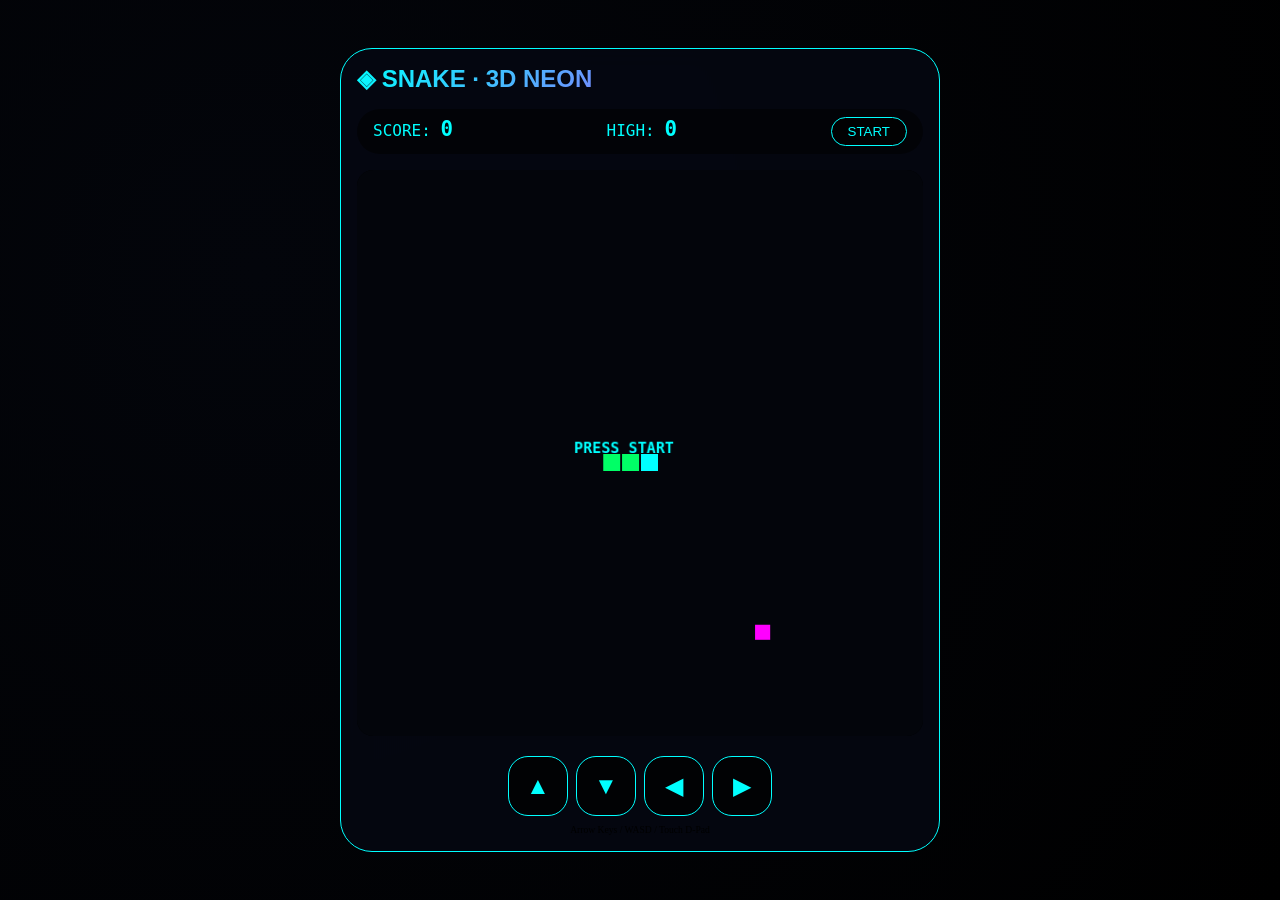
<file: games/snake.html>
<!doctype html>
<html lang="en">
  <head>
    <meta charset="UTF-8" />
    <meta
      name="viewport"
      content="width=device-width, initial-scale=1.0, user-scalable=no, viewport-fit=cover"
    />
    <title>Mcyor · SNAKE | 3D NEON</title>
    <style>
      * {
        margin: 0;
        padding: 0;
        box-sizing: border-box;
        user-select: none;
        -webkit-tap-highlight-color: transparent;
      }
      body {
        background: radial-gradient(circle at 20% 30%, #03050b, #000);
        min-height: 100vh;
        display: flex;
        align-items: center;
        justify-content: center;
        padding: 1rem;
      }
      .game-container {
        width: 100%;
        max-width: 600px;
      }
      .game-panel {
        background: rgba(5, 8, 18, 0.85);
        backdrop-filter: blur(12px);
        border-radius: 2rem;
        padding: 1rem;
        border: 1px solid #0ff;
      }
      .game-title {
        font-family: "Syne", sans-serif;
        font-weight: 800;
        font-size: 1.5rem;
        background: linear-gradient(135deg, #0ff, #f0f);
        -webkit-background-clip: text;
        -webkit-text-fill-color: transparent;
      }
      .stats {
        display: flex;
        justify-content: space-between;
        background: rgba(0, 0, 0, 0.5);
        border-radius: 60px;
        padding: 0.5rem 1rem;
        margin: 1rem 0;
      }
      .stat {
        font-family: "JetBrains Mono", monospace;
        color: #0ff;
      }
      .stat span {
        font-size: 1.3rem;
        font-weight: bold;
      }
      button {
        background: rgba(0, 0, 0, 0.7);
        border: 1px solid #0ff;
        padding: 0.4rem 1rem;
        border-radius: 40px;
        color: #0ff;
        cursor: pointer;
      }
      canvas {
        width: 100%;
        height: auto;
        background: #000;
        border-radius: 16px;
      }
      .dpad {
        display: flex;
        justify-content: center;
        gap: 0.5rem;
        margin-top: 1rem;
        flex-wrap: wrap;
      }
      .dpad button {
        width: 60px;
        height: 60px;
        font-size: 1.5rem;
        border-radius: 20px;
      }
      .dpad button:active {
        background: #0ff;
        color: #000;
        transform: scale(0.95);
      }
      @media (max-width: 500px) {
        .dpad button {
          width: 50px;
          height: 50px;
        }
        .game-title {
          font-size: 1rem;
        }
      }
    </style>
  </head>
  <body>
    <div class="game-container">
      <div class="game-panel">
        <div class="game-title">◈ SNAKE · 3D NEON</div>
        <div class="stats">
          <div class="stat">SCORE: <span id="snakeScore">0</span></div>
          <div class="stat">HIGH: <span id="snakeHigh">0</span></div>
          <button id="snakeStart">START</button>
        </div>
        <canvas id="snakeCanvas" width="600" height="600"></canvas>
        <div class="dpad">
          <button id="snakeUp">▲</button><button id="snakeDown">▼</button><button id="snakeLeft">◀</button
          ><button id="snakeRight">▶</button>
        </div>
        <div style="text-align: center; margin-top: 0.5rem; font-size: 0.6rem">
          Arrow Keys / WASD / Touch D-Pad
        </div>
      </div>
    </div>
    <script>
      const canvas = document.getElementById("snakeCanvas"),
        ctx = canvas.getContext("2d");
      let size = 20,
        cols = 30,
        rows = 30,
        snake = [
          [15, 15],
          [14, 15],
          [13, 15],
        ],
        dir = [1, 0],
        food = [10, 10],
        score = 0,
        high = localStorage.getItem("snakeHigh") || 0,
        gameRunning = false;
      document.getElementById("snakeHigh").innerText = high;
      function randomFood() {
        let f;
        do {
          f = [
            Math.floor(Math.random() * cols),
            Math.floor(Math.random() * rows),
          ];
        } while (snake.some((s) => s[0] === f[0] && s[1] === f[1]));
        food = f;
      }
      let lastTime = 0,
        moveInterval = 120,
        acc = 0;
      function update(ts) {
        if (!gameRunning) {
          draw();
          requestAnimationFrame(update);
          return;
        }
        if (!lastTime) lastTime = ts;
        let elapsed = ts - lastTime;
        lastTime = ts;
        acc += elapsed;
        if (acc >= moveInterval) {
          acc = 0;
          let head = [snake[0][0] + dir[0], snake[0][1] + dir[1]];
          if (
            head[0] < 0 ||
            head[0] >= cols ||
            head[1] < 0 ||
            head[1] >= rows ||
            snake.some((s) => s[0] === head[0] && s[1] === head[1])
          ) {
            gameRunning = false;
            draw();
            return;
          }
          snake.unshift(head);
          if (head[0] === food[0] && head[1] === food[1]) {
            score += 10;
            document.getElementById("snakeScore").innerText = score;
            if (score > high) {
              high = score;
              localStorage.setItem("snakeHigh", high);
              document.getElementById("snakeHigh").innerText = high;
            }
            randomFood();
          } else snake.pop();
        }
        draw();
        requestAnimationFrame(update);
      }
      function draw() {
        ctx.fillStyle = "#03050b";
        ctx.fillRect(0, 0, canvas.width, canvas.height);
        for (let i = 0; i < snake.length; i++) {
          let x = snake[i][0] * size,
            y = snake[i][1] * size;
          ctx.fillStyle = i === 0 ? "#0ff" : "#0f6";
          ctx.fillRect(x + 1, y + 1, size - 2, size - 2);
        }
        ctx.fillStyle = "#f0f";
        ctx.fillRect(
          food[0] * size + 2,
          food[1] * size + 2,
          size - 4,
          size - 4,
        );
        if (!gameRunning) {
          ctx.fillStyle = "#0ff";
          ctx.font = "bold 16px monospace";
          ctx.fillText("PRESS START", canvas.width / 2 - 70, canvas.height / 2);
        }
      }
      function setDir(newDir) {
        if (newDir[0] === -dir[0] && newDir[1] === -dir[1]) return;
        dir = newDir;
      }
      window.addEventListener("keydown", (e) => {
        let k = e.key.toLowerCase();
        e.preventDefault();
        if (k === "arrowup" || k === "w") setDir([0, -1]);
        if (k === "arrowdown" || k === "s") setDir([0, 1]);
        if (k === "arrowleft" || k === "a") setDir([-1, 0]);
        if (k === "arrowright" || k === "d") setDir([1, 0]);
        if (
          !gameRunning &&
          (k === "arrowup" ||
            k === "arrowdown" ||
            k === "arrowleft" ||
            k === "arrowright" ||
            k === "w" ||
            k === "a" ||
            k === "s" ||
            k === "d")
        ) {
          snake = [
            [15, 15],
            [14, 15],
            [13, 15],
          ];
          dir = [1, 0];
          score = 0;
          document.getElementById("snakeScore").innerText = "0";
          randomFood();
          gameRunning = true;
          lastTime = 0;
          acc = 0;
        }
      });
      document.getElementById("snakeStart").onclick = () => {
        snake = [
          [15, 15],
          [14, 15],
          [13, 15],
        ];
        dir = [1, 0];
        score = 0;
        document.getElementById("snakeScore").innerText = "0";
        randomFood();
        gameRunning = true;
        lastTime = 0;
        acc = 0;
      };
      document.getElementById("snakeUp").onclick = () => setDir([0, -1]);
      document.getElementById("snakeDown").onclick = () => setDir([0, 1]);
      document.getElementById("snakeLeft").onclick = () => setDir([-1, 0]);
      document.getElementById("snakeRight").onclick = () => setDir([1, 0]);
      randomFood();
      draw();
      requestAnimationFrame(update);
    </script>
  </body>
</html>
</file>
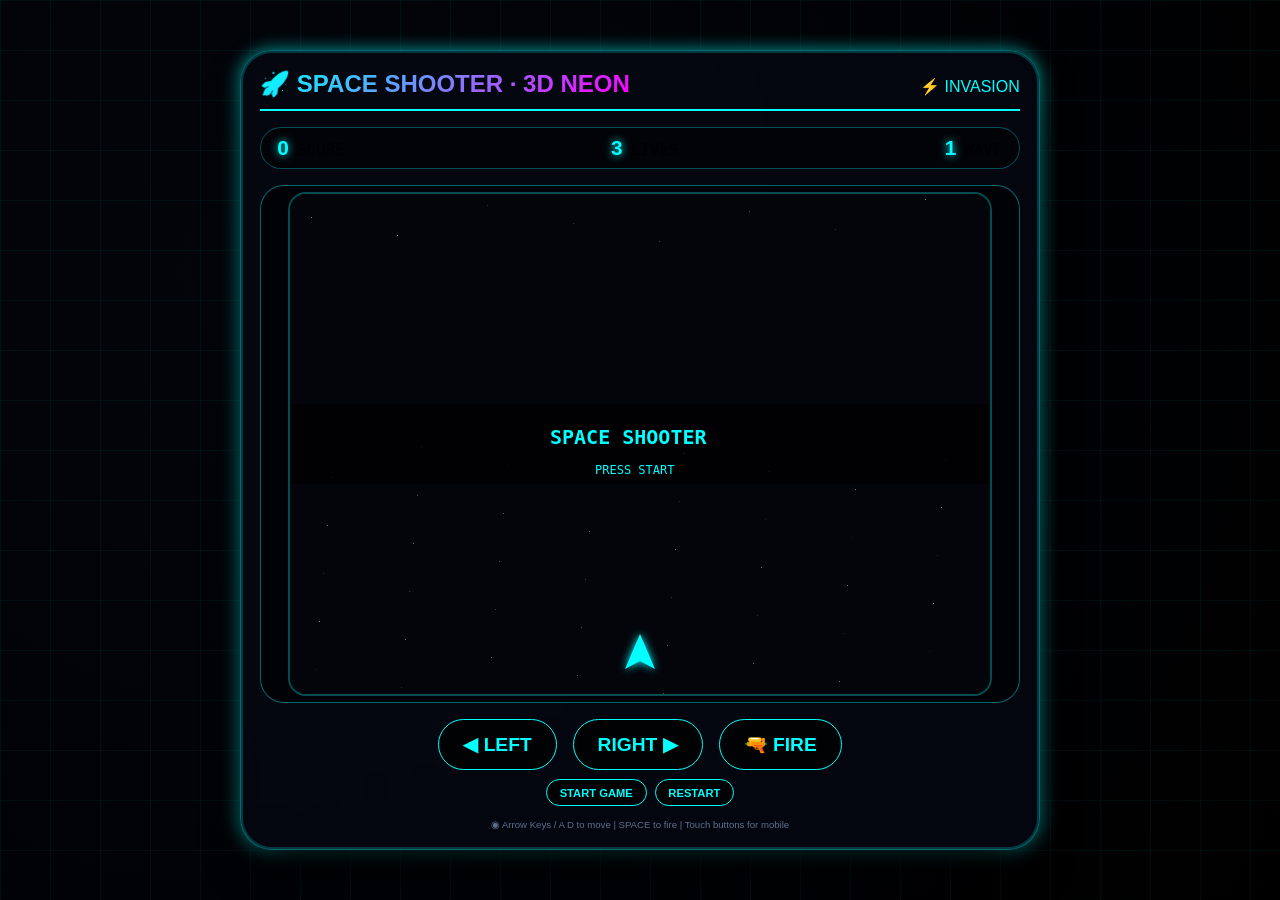
<file: games/space-shooter.html>
<!doctype html>
<html lang="en">
  <head>
    <meta charset="UTF-8" />
    <meta
      name="viewport"
      content="width=device-width, initial-scale=1.0, user-scalable=no, viewport-fit=cover"
    />
    <title>Mcyor · SPACE SHOOTER | 3D NEON</title>
    <style>
      * {
        margin: 0;
        padding: 0;
        box-sizing: border-box;
        user-select: none;
        -webkit-tap-highlight-color: transparent;
      }
      body {
        background: radial-gradient(circle at 20% 30%, #03050b, #000);
        font-family: "DM Sans", sans-serif;
        min-height: 100vh;
        display: flex;
        align-items: center;
        justify-content: center;
        padding: 1rem;
        position: relative;
      }
      body::before {
        content: "";
        position: fixed;
        inset: 0;
        background-image:
          linear-gradient(rgba(0, 255, 255, 0.05) 1px, transparent 1px),
          linear-gradient(90deg, rgba(0, 255, 255, 0.05) 1px, transparent 1px);
        background-size: 50px 50px;
        pointer-events: none;
        animation: gridFloat 20s infinite alternate;
      }
      @keyframes gridFloat {
        0% {
          transform: translateZ(0) rotateX(0deg);
          opacity: 0.3;
        }
        100% {
          transform: translateZ(10px) rotateX(2deg);
          opacity: 0.7;
        }
      }
      .game-container {
        position: relative;
        z-index: 10;
        width: 100%;
        max-width: 800px;
        perspective: 1200px;
      }
      .game-panel {
        background: rgba(5, 8, 18, 0.85);
        backdrop-filter: blur(12px);
        border-radius: 2rem;
        padding: 1.2rem;
        border: 1px solid rgba(0, 255, 255, 0.4);
        box-shadow:
          0 25px 45px -12px black,
          0 0 0 2px rgba(0, 255, 255, 0.2) inset,
          0 0 18px rgba(0, 255, 255, 0.6);
      }
      .game-header {
        display: flex;
        justify-content: space-between;
        align-items: baseline;
        flex-wrap: wrap;
        margin-bottom: 1rem;
        border-bottom: 2px solid #0ff;
        padding-bottom: 0.7rem;
      }
      .game-title {
        font-family: "Syne", sans-serif;
        font-weight: 800;
        font-size: 1.5rem;
        background: linear-gradient(135deg, #0ff, #f0f);
        -webkit-background-clip: text;
        background-clip: text;
        -webkit-text-fill-color: transparent;
      }
      .stats-row {
        display: flex;
        justify-content: space-between;
        align-items: center;
        flex-wrap: wrap;
        gap: 0.8rem;
        background: rgba(0, 0, 0, 0.5);
        border-radius: 60px;
        padding: 0.5rem 1rem;
        margin-bottom: 1rem;
        border: 1px solid rgba(0, 255, 255, 0.3);
      }
      .stat {
        display: flex;
        gap: 0.5rem;
        align-items: baseline;
        font-family: "JetBrains Mono", monospace;
      }
      .stat-value {
        font-family: "Syne", sans-serif;
        font-size: 1.3rem;
        font-weight: 800;
        color: #0ff;
        text-shadow: 0 0 8px #0ff;
      }
      button {
        background: rgba(0, 0, 0, 0.7);
        border: 1px solid #0ff;
        padding: 0.4rem 0.8rem;
        border-radius: 40px;
        font-family: "DM Sans", sans-serif;
        font-weight: 600;
        font-size: 0.7rem;
        color: #0ff;
        cursor: pointer;
        transition: all 0.2s;
      }
      button:hover,
      button:active {
        background: #0ff;
        color: #000;
        box-shadow: 0 0 15px rgba(0, 255, 255, 0.6);
      }
      .canvas-area {
        background: rgba(0, 0, 0, 0.55);
        border-radius: 24px;
        padding: 0.5rem;
        border: 1px solid rgba(0, 255, 255, 0.4);
        display: flex;
        justify-content: center;
      }
      canvas {
        display: block;
        width: 100%;
        height: auto;
        border-radius: 16px;
        box-shadow: 0 0 0 2px rgba(0, 255, 255, 0.3);
        background: #000;
        cursor: pointer;
      }
      .touch-controls {
        display: flex;
        justify-content: center;
        gap: 1rem;
        margin-top: 1rem;
        flex-wrap: wrap;
      }
      .touch-btn {
        background: rgba(0, 0, 0, 0.7);
        border: 1px solid #0ff;
        padding: 0.8rem 1.5rem;
        border-radius: 40px;
        color: #0ff;
        font-size: 1.2rem;
        font-weight: bold;
        cursor: pointer;
        transition: 0.05s linear;
        min-width: 80px;
        text-align: center;
      }
      .touch-btn:active {
        background: #0ff;
        color: #000;
        transform: scale(0.95);
      }
      @media (max-width: 600px) {
        .game-title {
          font-size: 1rem;
        }
        .touch-btn {
          padding: 0.5rem 1rem;
          font-size: 1rem;
          min-width: 70px;
        }
      }
    </style>
  </head>
  <body>
    <div class="game-container">
      <div class="game-panel">
        <div class="game-header">
          <span class="game-title">🚀 SPACE SHOOTER · 3D NEON</span>
          <span style="color: #0ff">⚡ INVASION</span>
        </div>
        <div class="stats-row">
          <div class="stat">
            <span class="stat-value" id="shooterScore">0</span
            ><span>SCORE</span>
          </div>
          <div class="stat">
            <span class="stat-value" id="shooterLives">3</span
            ><span>LIVES</span>
          </div>
          <div class="stat">
            <span class="stat-value" id="shooterWave">1</span><span>WAVE</span>
          </div>
        </div>
        <div class="canvas-area">
          <canvas id="shooterCanvas" width="700" height="500"></canvas>
        </div>
        <div class="touch-controls">
          <div class="touch-btn" id="moveLeftBtn">◀ LEFT</div>
          <div class="touch-btn" id="moveRightBtn">RIGHT ▶</div>
          <div class="touch-btn" id="fireBtn">🔫 FIRE</div>
        </div>
        <div
          style="
            display: flex;
            justify-content: center;
            gap: 0.5rem;
            margin-top: 0.6rem;
          "
        >
          <button id="shooterStart">START GAME</button>
          <button id="shooterReset">RESTART</button>
        </div>
        <div
          style="
            text-align: center;
            margin-top: 0.8rem;
            font-size: 0.6rem;
            color: #5e6f8d;
          "
        >
          ◉ Arrow Keys / A D to move | SPACE to fire | Touch buttons for mobile
        </div>
      </div>
    </div>

    <script>
      (function () {
        // CANVAS
        const canvas = document.getElementById("shooterCanvas");
        const ctx = canvas.getContext("2d");

        // GAME DIMENSIONS
        let W = 700;
        let H = 500;

        // GAME STATE
        let gameRunning = false;
        let score = 0;
        let lives = 3;
        let wave = 1;

        // PLAYER
        let player = {
          x: W / 2 - 20,
          y: H - 60,
          width: 40,
          height: 35,
          speed: 6,
        };

        // BULLETS
        let bullets = [];
        let bulletCooldown = 0;
        let bulletCooldownMax = 12;
        let isFiring = false;

        // ENEMIES
        let enemies = [];
        let enemySpawnCounter = 0;
        let enemySpawnDelay = 40;

        // ENEMY BULLETS
        let enemyBullets = [];

        // PARTICLES (explosions)
        let particles = [];

        // CONTROLS - FIX: Use booleans for continuous movement
        let leftPressed = false;
        let rightPressed = false;
        let spacePressed = false;

        // Touch control states
        let touchLeft = false;
        let touchRight = false;

        // ----- RESIZE CANVAS -----
        function resizeCanvas() {
          const container = canvas.parentElement;
          const maxWidth = Math.min(
            container.clientWidth - 20,
            window.innerWidth - 80,
            700,
          );
          const aspect = 700 / 500;
          const newWidth = maxWidth;
          const newHeight = newWidth / aspect;

          canvas.style.width = `${newWidth}px`;
          canvas.style.height = `${newHeight}px`;
          canvas.width = 700;
          canvas.height = 500;

          W = 700;
          H = 500;

          // Update player position relative to new dimensions
          player.y = H - 60;
          if (player.x > W - player.width) player.x = W - player.width;
          if (player.x < 0) player.x = 0;
        }

        window.addEventListener("resize", resizeCanvas);
        resizeCanvas();

        // ----- SPAWN ENEMY -----
        function spawnEnemy() {
          const enemyWidth = 35;
          const enemyHeight = 30;
          enemies.push({
            x: Math.random() * (W - enemyWidth),
            y: 20,
            width: enemyWidth,
            height: enemyHeight,
            hp: 1,
            speed: 1.5 + wave * 0.2,
          });
        }

        // ----- UPDATE UI -----
        function updateUI() {
          document.getElementById("shooterScore").innerText = score;
          document.getElementById("shooterLives").innerText = lives;
          document.getElementById("shooterWave").innerText = wave;
        }

        // ----- PLAYER SHOOT -----
        function shoot() {
          if (bulletCooldown <= 0) {
            bullets.push({
              x: player.x + player.width / 2 - 3,
              y: player.y - 10,
              width: 6,
              height: 12,
              speed: 8,
            });
            bulletCooldown = bulletCooldownMax;
          }
        }

        // ----- ENEMY SHOOT -----
        function enemyShoot(enemy) {
          enemyBullets.push({
            x: enemy.x + enemy.width / 2 - 3,
            y: enemy.y + enemy.height,
            width: 5,
            height: 10,
            speed: 4,
          });
        }

        // ----- ADD PARTICLES (explosion effect) -----
        function addExplosion(x, y, color) {
          for (let i = 0; i < 12; i++) {
            particles.push({
              x: x,
              y: y,
              vx: (Math.random() - 0.5) * 5,
              vy: (Math.random() - 0.5) * 5,
              life: 30,
              color: color,
            });
          }
        }

        // ----- UPDATE GAME LOGIC -----
        function updateGame() {
          if (!gameRunning) return;

          // FIX: Continuous player movement using pressed states
          if (leftPressed || touchLeft) {
            player.x -= player.speed;
            if (player.x < 0) player.x = 0;
          }
          if (rightPressed || touchRight) {
            player.x += player.speed;
            if (player.x > W - player.width) player.x = W - player.width;
          }

          // FIX: Continuous shooting while space is pressed
          if (spacePressed || isFiring) {
            shoot();
          }

          // Bullet cooldown
          if (bulletCooldown > 0) bulletCooldown--;

          // Update player bullets
          for (let i = 0; i < bullets.length; i++) {
            bullets[i].y -= bullets[i].speed;
            if (bullets[i].y + bullets[i].height < 0 || bullets[i].y > H) {
              bullets.splice(i, 1);
              i--;
            }
          }

          // Update enemies and check collisions with bullets
          for (let i = 0; i < enemies.length; i++) {
            const enemy = enemies[i];
            enemy.y += enemy.speed;

            // Enemy shooting
            if (Math.random() < 0.02) {
              enemyShoot(enemy);
            }

            // Check bullet collisions
            for (let j = 0; j < bullets.length; j++) {
              const bullet = bullets[j];
              if (
                bullet.x < enemy.x + enemy.width &&
                bullet.x + bullet.width > enemy.x &&
                bullet.y < enemy.y + enemy.height &&
                bullet.y + bullet.height > enemy.y
              ) {
                // Hit!
                bullets.splice(j, 1);
                enemy.hp--;

                if (enemy.hp <= 0) {
                  // Enemy destroyed
                  addExplosion(
                    enemy.x + enemy.width / 2,
                    enemy.y + enemy.height / 2,
                    "#ff6600",
                  );
                  enemies.splice(i, 1);
                  score += 10;
                  updateUI();
                  i--;
                }
                break;
              }
            }

            // Check if enemy reached bottom
            if (enemy && enemy.y + enemy.height > H - 50) {
              lives--;
              updateUI();
              if (lives <= 0) {
                gameRunning = false;
              } else {
                // Reset enemies when hit
                enemies = [];
                enemyBullets = [];
              }
            }
          }

          // Update enemy bullets
          for (let i = 0; i < enemyBullets.length; i++) {
            enemyBullets[i].y += enemyBullets[i].speed;
            if (
              enemyBullets[i].y > H ||
              enemyBullets[i].y + enemyBullets[i].height < 0
            ) {
              enemyBullets.splice(i, 1);
              i--;
              continue;
            }

            // Check collision with player
            const eb = enemyBullets[i];
            if (
              eb.x < player.x + player.width &&
              eb.x + eb.width > player.x &&
              eb.y < player.y + player.height &&
              eb.y + eb.height > player.y
            ) {
              // Player hit
              enemyBullets.splice(i, 1);
              lives--;
              updateUI();
              addExplosion(
                player.x + player.width / 2,
                player.y + player.height / 2,
                "#ff0000",
              );

              if (lives <= 0) {
                gameRunning = false;
              }
              i--;
            }
          }

          // Spawn enemies based on wave
          enemySpawnCounter++;
          let spawnRate = Math.max(40, 50 - wave * 2);
          if (enemySpawnCounter > spawnRate && enemies.length < 12 + wave) {
            enemySpawnCounter = 0;
            spawnEnemy();
          }

          // Level up - increase wave when all enemies destroyed
          if (enemies.length === 0 && gameRunning) {
            wave++;
            updateUI();
            // Spawn a new wave immediately
            for (let i = 0; i < 3 + wave; i++) {
              setTimeout(() => {
                if (gameRunning) spawnEnemy();
              }, i * 200);
            }
          }

          // Update particles
          for (let i = 0; i < particles.length; i++) {
            particles[i].x += particles[i].vx;
            particles[i].y += particles[i].vy;
            particles[i].life--;
            if (particles[i].life <= 0) {
              particles.splice(i, 1);
              i--;
            }
          }
        }

        // ----- DRAW EVERYTHING (Neon Style) -----
        function draw() {
          // Background
          ctx.fillStyle = "#03050b";
          ctx.fillRect(0, 0, W, H);

          // Draw stars
          for (let i = 0; i < 100; i++) {
            if (i % 2 === 0) continue;
            ctx.fillStyle = `rgba(255,255,255,${0.3 + Math.sin(Date.now() * 0.002 + i) * 0.2})`;
            ctx.fillRect((i * 131) % W, (i * 253) % H, 1, 1);
          }

          // Draw player ship (neon triangle)
          ctx.shadowBlur = 8;
          ctx.shadowColor = "#0ff";
          ctx.fillStyle = "#0ff";
          ctx.beginPath();
          ctx.moveTo(player.x + player.width / 2, player.y);
          ctx.lineTo(player.x + player.width - 5, player.y + player.height);
          ctx.lineTo(player.x + player.width / 2, player.y + player.height - 8);
          ctx.lineTo(player.x + 5, player.y + player.height);
          ctx.fill();

          // Draw player bullets
          ctx.fillStyle = "#ff0";
          for (let b of bullets) {
            ctx.fillRect(b.x, b.y, b.width, b.height);
          }

          // Draw enemies
          for (let e of enemies) {
            ctx.fillStyle = "#f0f";
            ctx.fillRect(e.x, e.y, e.width, e.height);
            ctx.fillStyle = "#fff";
            ctx.fillRect(e.x + 5, e.y + 8, 6, 6);
            ctx.fillRect(e.x + e.width - 11, e.y + 8, 6, 6);
          }

          // Draw enemy bullets
          ctx.fillStyle = "#ff6600";
          for (let eb of enemyBullets) {
            ctx.fillRect(eb.x, eb.y, eb.width, eb.height);
          }

          // Draw particles
          for (let p of particles) {
            ctx.fillStyle = p.color;
            ctx.fillRect(p.x, p.y, 3, 3);
          }

          ctx.shadowBlur = 0;

          // Game over message
          if (!gameRunning && lives <= 0) {
            ctx.fillStyle = "rgba(0,0,0,0.7)";
            ctx.fillRect(0, H / 2 - 40, W, 80);
            ctx.fillStyle = "#0ff";
            ctx.font = "bold 20px monospace";
            ctx.fillText("GAME OVER", W / 2 - 60, H / 2);
            ctx.font = "12px monospace";
            ctx.fillText("PRESS START", W / 2 - 45, H / 2 + 30);
          } else if (!gameRunning && lives > 0) {
            ctx.fillStyle = "rgba(0,0,0,0.7)";
            ctx.fillRect(0, H / 2 - 40, W, 80);
            ctx.fillStyle = "#0ff";
            ctx.font = "bold 20px monospace";
            ctx.fillText("SPACE SHOOTER", W / 2 - 90, H / 2);
            ctx.font = "12px monospace";
            ctx.fillText("PRESS START", W / 2 - 45, H / 2 + 30);
          }
        }

        // ----- KEYBOARD CONTROLS (with preventDefault for continuous movement) -----
        function handleKeyDown(e) {
          const key = e.key.toLowerCase();

          // Prevent page scrolling with arrow keys and space
          if (
            key === "arrowleft" ||
            key === "arrowright" ||
            key === "a" ||
            key === "d" ||
            key === " "
          ) {
            e.preventDefault();
          }

          // Left movement
          if (key === "arrowleft" || key === "a") {
            leftPressed = true;
            if (!gameRunning) startGame();
          }

          // Right movement
          if (key === "arrowright" || key === "d") {
            rightPressed = true;
            if (!gameRunning) startGame();
          }

          // Shooting
          if (key === " ") {
            spacePressed = true;
            if (gameRunning) shoot();
            if (!gameRunning) startGame();
          }
        }

        function handleKeyUp(e) {
          const key = e.key.toLowerCase();
          if (key === "arrowleft" || key === "a") {
            leftPressed = false;
          }
          if (key === "arrowright" || key === "d") {
            rightPressed = false;
          }
          if (key === " ") {
            spacePressed = false;
          }
        }

        // ----- TOUCH CONTROLS (with continuous movement) -----
        function initTouchControls() {
          const leftBtn = document.getElementById("moveLeftBtn");
          const rightBtn = document.getElementById("moveRightBtn");
          const fireBtn = document.getElementById("fireBtn");

          // Left button - continuous while touching
          leftBtn.addEventListener("touchstart", (e) => {
            e.preventDefault();
            touchLeft = true;
            if (!gameRunning) startGame();
          });
          leftBtn.addEventListener("touchend", (e) => {
            e.preventDefault();
            touchLeft = false;
          });
          leftBtn.addEventListener("mousedown", (e) => {
            e.preventDefault();
            touchLeft = true;
            if (!gameRunning) startGame();
          });
          leftBtn.addEventListener("mouseup", (e) => {
            e.preventDefault();
            touchLeft = false;
          });

          // Right button - continuous while touching
          rightBtn.addEventListener("touchstart", (e) => {
            e.preventDefault();
            touchRight = true;
            if (!gameRunning) startGame();
          });
          rightBtn.addEventListener("touchend", (e) => {
            e.preventDefault();
            touchRight = false;
          });
          rightBtn.addEventListener("mousedown", (e) => {
            e.preventDefault();
            touchRight = true;
            if (!gameRunning) startGame();
          });
          rightBtn.addEventListener("mouseup", (e) => {
            e.preventDefault();
            touchRight = false;
          });

          // Fire button - shoot on press
          fireBtn.addEventListener("touchstart", (e) => {
            e.preventDefault();
            if (gameRunning) {
              isFiring = true;
              shoot();
            } else {
              startGame();
            }
          });
          fireBtn.addEventListener("touchend", (e) => {
            e.preventDefault();
            isFiring = false;
          });
          fireBtn.addEventListener("mousedown", (e) => {
            e.preventDefault();
            if (gameRunning) {
              isFiring = true;
              shoot();
            } else {
              startGame();
            }
          });
          fireBtn.addEventListener("mouseup", (e) => {
            e.preventDefault();
            isFiring = false;
          });
        }

        // ----- GAME START / RESET -----
        function startGame() {
          gameRunning = true;
          score = 0;
          lives = 3;
          wave = 1;
          bullets = [];
          enemies = [];
          enemyBullets = [];
          particles = [];
          player.x = W / 2 - 20;
          bulletCooldown = 0;
          enemySpawnCounter = 0;

          // Spawn initial enemies
          for (let i = 0; i < 3; i++) {
            setTimeout(() => {
              if (gameRunning) spawnEnemy();
            }, i * 200);
          }

          updateUI();
        }

        function resetGame() {
          startGame();
        }

        // ----- ANIMATION LOOP -----
        function gameLoop() {
          updateGame();
          draw();
          requestAnimationFrame(gameLoop);
        }

        // ----- EVENT LISTENERS -----
        window.addEventListener("keydown", handleKeyDown);
        window.addEventListener("keyup", handleKeyUp);

        document
          .getElementById("shooterStart")
          .addEventListener("click", startGame);
        document
          .getElementById("shooterReset")
          .addEventListener("click", resetGame);

        // Initialize touch controls
        initTouchControls();

        // Start the game loop
        gameLoop();

        // Initial draw
        draw();
      })();
    </script>
  </body>
</html>
</file>
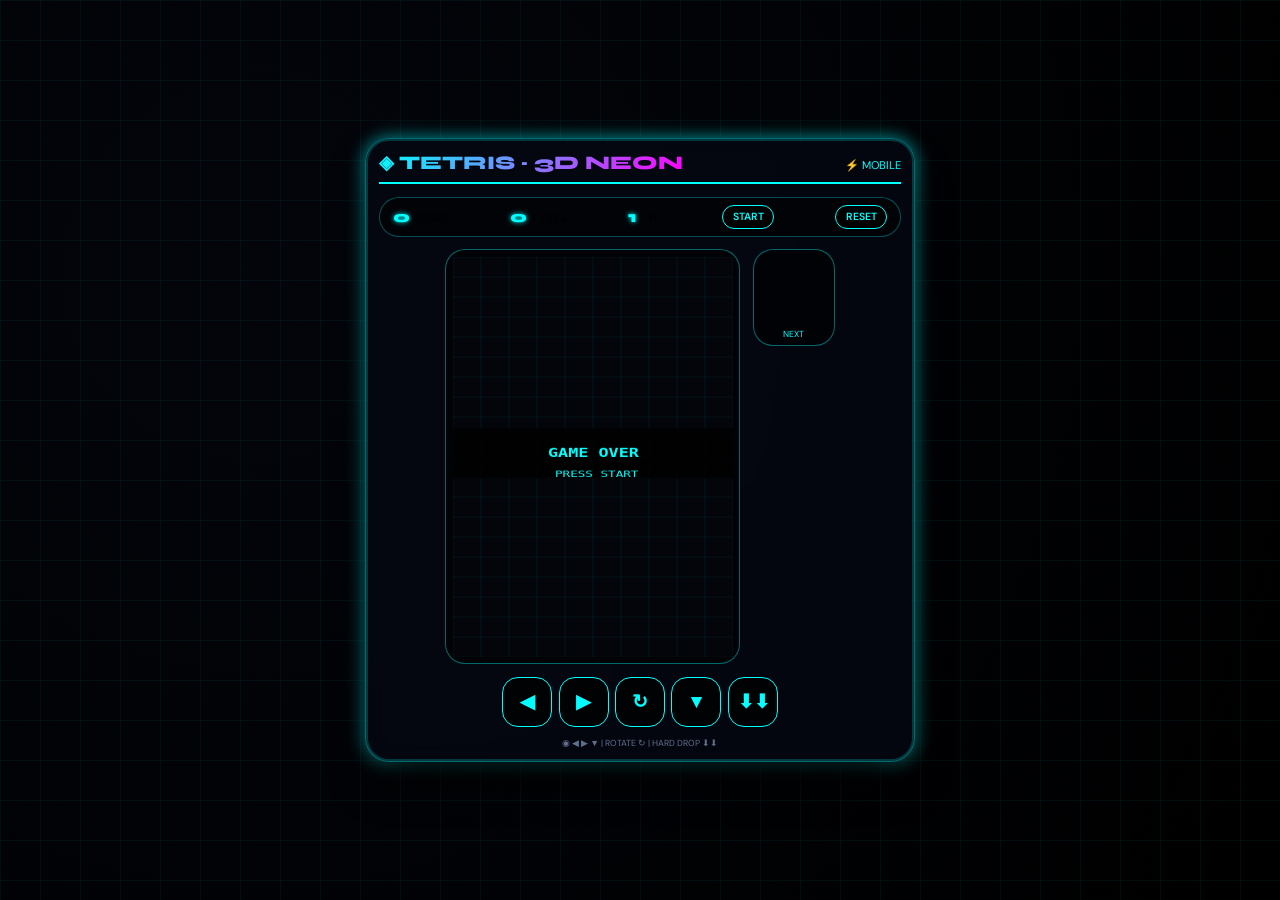
<file: games/tetris.html>
<!doctype html>
<html lang="en">
  <head>
    <meta charset="UTF-8" />
    <meta
      name="viewport"
      content="width=device-width, initial-scale=1.0, user-scalable=no, viewport-fit=cover"
    />
    <title>Mcyor · TETRIS | 3D NEON</title>
    <link
      href="https://fonts.googleapis.com/css2?family=Syne:wght@400;700;800&family=DM+Sans:wght@400;500;600&family=JetBrains+Mono:wght@400;500&display=swap"
      rel="stylesheet"
    />
    <style>
      * {
        margin: 0;
        padding: 0;
        box-sizing: border-box;
        user-select: none;
        -webkit-tap-highlight-color: transparent;
      }
      body {
        background: radial-gradient(circle at 20% 30%, #03050b, #000);
        font-family: "DM Sans", sans-serif;
        min-height: 100vh;
        display: flex;
        align-items: center;
        justify-content: center;
        padding: 0.8rem;
        position: relative;
      }
      body::before {
        content: "";
        position: fixed;
        inset: 0;
        background-image:
          linear-gradient(rgba(0, 255, 255, 0.05) 1px, transparent 1px),
          linear-gradient(90deg, rgba(0, 255, 255, 0.05) 1px, transparent 1px);
        background-size: 40px 40px;
        pointer-events: none;
        animation: gridFloat 20s infinite alternate;
      }
      @keyframes gridFloat {
        0% {
          transform: translateZ(0) rotateX(0deg);
          opacity: 0.3;
        }
        100% {
          transform: translateZ(10px) rotateX(2deg);
          opacity: 0.7;
        }
      }
      .game-container {
        position: relative;
        z-index: 10;
        width: 100%;
        max-width: 550px;
        perspective: 1200px;
        margin: 0 auto;
      }
      .game-panel {
        background: rgba(5, 8, 18, 0.85);
        backdrop-filter: blur(12px);
        border-radius: 1.5rem;
        padding: 0.8rem;
        border: 1px solid rgba(0, 255, 255, 0.4);
        box-shadow:
          0 25px 45px -12px black,
          0 0 0 2px rgba(0, 255, 255, 0.2) inset,
          0 0 18px rgba(0, 255, 255, 0.6);
      }
      .game-header {
        display: flex;
        justify-content: space-between;
        align-items: baseline;
        flex-wrap: wrap;
        margin-bottom: 0.8rem;
        border-bottom: 2px solid #0ff;
        padding-bottom: 0.5rem;
      }
      .game-title {
        font-family: "Syne", sans-serif;
        font-weight: 800;
        font-size: 1.2rem;
        background: linear-gradient(135deg, #0ff, #f0f);
        -webkit-background-clip: text;
        background-clip: text;
        -webkit-text-fill-color: transparent;
      }
      .stats-row {
        display: flex;
        justify-content: space-between;
        align-items: center;
        flex-wrap: wrap;
        gap: 0.5rem;
        background: rgba(0, 0, 0, 0.5);
        border-radius: 40px;
        padding: 0.4rem 0.8rem;
        margin-bottom: 0.8rem;
        border: 1px solid rgba(0, 255, 255, 0.3);
      }
      .stat {
        display: flex;
        gap: 0.3rem;
        align-items: baseline;
        font-family: "JetBrains Mono", monospace;
        font-size: 0.7rem;
      }
      .stat-value {
        font-family: "Syne", sans-serif;
        font-size: 1rem;
        font-weight: 800;
        color: #0ff;
        text-shadow: 0 0 5px #0ff;
      }
      button {
        background: rgba(0, 0, 0, 0.7);
        border: 1px solid #0ff;
        padding: 0.3rem 0.6rem;
        border-radius: 40px;
        font-family: "DM Sans", sans-serif;
        font-weight: 600;
        font-size: 0.65rem;
        color: #0ff;
        cursor: pointer;
        transition: all 0.2s;
      }
      button:hover,
      button:active {
        background: #0ff;
        color: #000;
        box-shadow: 0 0 10px rgba(0, 255, 255, 0.6);
      }

      /* FLEXIBLE GAME AREA - MOBILE FIRST */
      .game-area {
        display: flex;
        gap: 0.8rem;
        justify-content: center;
        align-items: flex-start;
        flex-wrap: wrap;
      }
      .canvas-area {
        background: rgba(0, 0, 0, 0.55);
        border-radius: 20px;
        padding: 0.4rem;
        border: 1px solid rgba(0, 255, 255, 0.4);
      }
      #tetrisCanvas {
        width: 100%;
        height: auto;
        max-width: 280px;
        display: block;
      }
      #nextCanvas {
        width: 80px;
        height: 80px;
        display: block;
      }
      .info-panel {
        display: flex;
        flex-direction: column;
        gap: 0.5rem;
        align-items: center;
      }
      .info-panel .canvas-area {
        padding: 0.3rem;
      }
      .info-panel .canvas-area div {
        font-size: 0.55rem;
        margin-top: 0.2rem;
      }

      /* COMPACT D-PAD */
      .dpad {
        display: flex;
        justify-content: center;
        gap: 0.4rem;
        margin-top: 0.8rem;
        flex-wrap: wrap;
      }
      .dpad button {
        width: 50px;
        height: 50px;
        font-size: 1.2rem;
        border-radius: 16px;
        background: rgba(0, 0, 0, 0.7);
        border: 1px solid #0ff;
        color: #0ff;
        cursor: pointer;
        transition: 0.05s linear;
      }
      .dpad button:active {
        background: #0ff;
        color: #000;
        transform: scale(0.92);
      }

      /* MOBILE OPTIMIZATIONS */
      @media (max-width: 550px) {
        body {
          padding: 0.5rem;
        }
        .game-panel {
          padding: 0.6rem;
        }
        .game-title {
          font-size: 1rem;
        }
        .stat-value {
          font-size: 0.85rem;
        }
        .stat {
          font-size: 0.6rem;
        }
        button {
          padding: 0.25rem 0.5rem;
          font-size: 0.6rem;
        }
        .dpad button {
          width: 45px;
          height: 45px;
          font-size: 1rem;
        }
        #tetrisCanvas {
          max-width: 240px;
        }
        #nextCanvas {
          width: 70px;
          height: 70px;
        }
      }

      @media (max-width: 450px) {
        .dpad button {
          width: 40px;
          height: 40px;
          font-size: 0.9rem;
        }
        #tetrisCanvas {
          max-width: 210px;
        }
        #nextCanvas {
          width: 60px;
          height: 60px;
        }
        .stats-row {
          gap: 0.3rem;
        }
      }

      @media (max-width: 380px) {
        .game-area {
          gap: 0.4rem;
        }
        #tetrisCanvas {
          max-width: 190px;
        }
        .dpad button {
          width: 38px;
          height: 38px;
          font-size: 0.8rem;
        }
      }
    </style>
  </head>
  <body>
    <div class="game-container">
      <div class="game-panel">
        <div class="game-header">
          <span class="game-title">◈ TETRIS · 3D NEON</span>
          <span style="color: #0ff; font-size: 0.7rem">⚡ MOBILE</span>
        </div>
        <div class="stats-row">
          <div class="stat">
            <span class="stat-value" id="tetrisScore">0</span><span>SCORE</span>
          </div>
          <div class="stat">
            <span class="stat-value" id="tetrisLines">0</span><span>LINES</span>
          </div>
          <div class="stat">
            <span class="stat-value" id="tetrisLevel">1</span><span>LVL</span>
          </div>
          <button id="tetrisStart">START</button>
          <button id="tetrisReset">RESET</button>
        </div>
        <div class="game-area">
          <div class="canvas-area">
            <canvas
              id="tetrisCanvas"
              width="300"
              height="400"
              style="
                width: 100%;
                height: auto;
                max-width: 280px;
                max-height: 400px;
              "
            ></canvas>
          </div>
          <div class="info-panel">
            <div class="canvas-area">
              <canvas
                id="nextCanvas"
                width="120"
                height="120"
                style="width: 80px; height: 80px"
              ></canvas>
              <div style="text-align: center; font-size: 0.55rem; color: #0ff">
                NEXT
              </div>
            </div>
          </div>
        </div>
        <div class="dpad">
          <button id="tetrisLeft">◀</button>
          <button id="tetrisRight">▶</button>
          <button id="tetrisRotate">↻</button>
          <button id="tetrisDown">▼</button>
          <button id="tetrisDrop">⬇⬇</button>
        </div>
        <div
          style="
            text-align: center;
            margin-top: 0.6rem;
            font-size: 0.55rem;
            color: #5e6f8d;
          "
        >
          ◉ ◀ ▶ ▼ | ROTATE ↻ | HARD DROP ⬇⬇
        </div>
      </div>
    </div>

    <script>
      (function () {
        // CANVAS
        const canvas = document.getElementById("tetrisCanvas");
        const ctx = canvas.getContext("2d");
        const nextCanvas = document.getElementById("nextCanvas");
        const nextCtx = nextCanvas.getContext("2d");

        // GAME DIMENSIONS
        const COLS = 10;
        const ROWS = 20;
        let BLOCK_SIZE = 30; // Will adjust dynamically

        // Adjust block size based on container
        function adjustBlockSize() {
          const container = canvas.parentElement;
          const maxWidth = Math.min(container.clientWidth, 280);
          BLOCK_SIZE = Math.floor(maxWidth / COLS);
          canvas.width = COLS * BLOCK_SIZE;
          canvas.height = ROWS * BLOCK_SIZE;
          canvas.style.width = `${COLS * BLOCK_SIZE}px`;
          canvas.style.height = `${ROWS * BLOCK_SIZE}px`;

          // Adjust next canvas
          const nextSize = Math.min(80, BLOCK_SIZE * 2.5);
          nextCanvas.width = nextSize;
          nextCanvas.height = nextSize;
          nextCanvas.style.width = `${nextSize}px`;
          nextCanvas.style.height = `${nextSize}px`;
        }

        window.addEventListener("resize", () => {
          adjustBlockSize();
          draw();
          drawNextPiece();
        });
        adjustBlockSize();

        // TETROMINO SHAPES
        const TETROMINOS = [
          { shape: [[1, 1, 1, 1]], color: "#00ffff" }, // I
          {
            shape: [
              [1, 1],
              [1, 1],
            ],
            color: "#ffff00",
          }, // O
          {
            shape: [
              [0, 1, 0],
              [1, 1, 1],
            ],
            color: "#b624ff",
          }, // T
          {
            shape: [
              [0, 1, 1],
              [1, 1, 0],
            ],
            color: "#00ff00",
          }, // S
          {
            shape: [
              [1, 1, 0],
              [0, 1, 1],
            ],
            color: "#ff3b8e",
          }, // Z
          {
            shape: [
              [1, 0, 0],
              [1, 1, 1],
            ],
            color: "#ff6600",
          }, // L
          {
            shape: [
              [0, 0, 1],
              [1, 1, 1],
            ],
            color: "#0066ff",
          }, // J
        ];

        // GAME STATE
        let board = Array(ROWS)
          .fill()
          .map(() => Array(COLS).fill(0));
        let boardColors = Array(ROWS)
          .fill()
          .map(() => Array(COLS).fill("#000"));
        let score = 0;
        let lines = 0;
        let level = 1;
        let gameRunning = false;
        let gameOverFlag = false;

        let currentPiece = null;
        let currentX = 0,
          currentY = 0;
        let nextPiece = null;

        let lastTimestamp = 0;
        let dropCounter = 0;
        let dropInterval = 700;

        const LINE_SCORES = [0, 40, 100, 300, 1200];

        function updateUI() {
          document.getElementById("tetrisScore").innerText = score;
          document.getElementById("tetrisLines").innerText = lines;
          document.getElementById("tetrisLevel").innerText = level;
        }

        function getRandomTetromino() {
          const idx = Math.floor(Math.random() * TETROMINOS.length);
          const tet = TETROMINOS[idx];
          return { shape: tet.shape.map((row) => [...row]), color: tet.color };
        }

        function initNextPiece() {
          if (!nextPiece) nextPiece = getRandomTetromino();
        }

        function spawnNewPiece() {
          if (!nextPiece) nextPiece = getRandomTetromino();
          currentPiece = {
            shape: nextPiece.shape.map((row) => [...row]),
            color: nextPiece.color,
          };
          nextPiece = getRandomTetromino();
          currentX =
            Math.floor(COLS / 2) - Math.floor(currentPiece.shape[0].length / 2);
          currentY = 0;
          drawNextPiece();
          if (collision()) {
            gameRunning = false;
            gameOverFlag = true;
            draw();
          }
        }

        function drawNextPiece() {
          nextCtx.fillStyle = "#03050b";
          nextCtx.fillRect(0, 0, nextCanvas.width, nextCanvas.height);
          if (!nextPiece) return;
          const blockW = nextCanvas.width / 4;
          const blockH = nextCanvas.height / 4;
          const shape = nextPiece.shape;
          const color = nextPiece.color;
          const startX = (nextCanvas.width - shape[0].length * blockW) / 2;
          const startY = (nextCanvas.height - shape.length * blockH) / 2;
          for (let r = 0; r < shape.length; r++) {
            for (let c = 0; c < shape[0].length; c++) {
              if (shape[r][c]) {
                nextCtx.fillStyle = color;
                nextCtx.shadowBlur = 4;
                nextCtx.fillRect(
                  startX + c * blockW + 1,
                  startY + r * blockH + 1,
                  blockW - 2,
                  blockH - 2,
                );
                nextCtx.strokeStyle = "#0ff";
                nextCtx.strokeRect(
                  startX + c * blockW + 1,
                  startY + r * blockH + 1,
                  blockW - 2,
                  blockH - 2,
                );
              }
            }
          }
          nextCtx.shadowBlur = 0;
        }

        function collision() {
          for (let r = 0; r < currentPiece.shape.length; r++) {
            for (let c = 0; c < currentPiece.shape[0].length; c++) {
              if (currentPiece.shape[r][c]) {
                const boardX = currentX + c;
                const boardY = currentY + r;
                if (
                  boardX < 0 ||
                  boardX >= COLS ||
                  boardY >= ROWS ||
                  boardY < 0
                )
                  return true;
                if (boardY >= 0 && board[boardY][boardX] === 1) return true;
              }
            }
          }
          return false;
        }

        function mergePiece() {
          for (let r = 0; r < currentPiece.shape.length; r++) {
            for (let c = 0; c < currentPiece.shape[0].length; c++) {
              if (currentPiece.shape[r][c]) {
                const boardX = currentX + c;
                const boardY = currentY + r;
                if (
                  boardY >= 0 &&
                  boardY < ROWS &&
                  boardX >= 0 &&
                  boardX < COLS
                ) {
                  board[boardY][boardX] = 1;
                  boardColors[boardY][boardX] = currentPiece.color;
                }
              }
            }
          }
          clearLines();
          spawnNewPiece();
          updateDropInterval();
        }

        function clearLines() {
          let linesCleared = 0;
          for (let y = ROWS - 1; y >= 0; y--) {
            let full = true;
            for (let x = 0; x < COLS; x++) {
              if (board[y][x] === 0) {
                full = false;
                break;
              }
            }
            if (full) {
              for (let row = y; row > 0; row--) {
                board[row] = [...board[row - 1]];
                boardColors[row] = [...boardColors[row - 1]];
              }
              board[0] = Array(COLS).fill(0);
              boardColors[0] = Array(COLS).fill("#000");
              linesCleared++;
              y++;
            }
          }
          if (linesCleared > 0) {
            score += LINE_SCORES[linesCleared] * level;
            lines += linesCleared;
            const newLevel = Math.floor(lines / 10) + 1;
            if (newLevel > level) {
              level = newLevel;
              updateDropInterval();
            }
            updateUI();
          }
        }

        function updateDropInterval() {
          dropInterval = Math.max(80, 500 - (level - 1) * 35);
        }

        function movePiece(dx, dy) {
          if (!gameRunning) return false;
          currentX += dx;
          currentY += dy;
          if (collision()) {
            currentX -= dx;
            currentY -= dy;
            if (dy === 1) {
              mergePiece();
              dropCounter = 0;
            }
            return false;
          }
          return true;
        }

        function rotatePiece() {
          if (!gameRunning) return;
          const rotated = currentPiece.shape[0].map((_, idx) =>
            currentPiece.shape.map((row) => row[idx]).reverse(),
          );
          const originalShape = currentPiece.shape;
          currentPiece.shape = rotated;
          if (collision()) {
            currentPiece.shape = originalShape;
            for (let offset of [-1, 1, -2, 2]) {
              currentX += offset;
              currentPiece.shape = rotated;
              if (!collision()) return;
              currentX -= offset;
            }
            currentPiece.shape = originalShape;
          }
        }

        function hardDrop() {
          if (!gameRunning) return;
          while (!collision()) currentY++;
          currentY--;
          mergePiece();
          dropCounter = 0;
        }

        function draw() {
          ctx.fillStyle = "#03050b";
          ctx.fillRect(0, 0, canvas.width, canvas.height);

          // Grid lines
          ctx.strokeStyle = "rgba(0, 255, 255, 0.15)";
          ctx.lineWidth = 0.5;
          for (let x = 0; x <= COLS; x++) {
            ctx.beginPath();
            ctx.moveTo(x * BLOCK_SIZE, 0);
            ctx.lineTo(x * BLOCK_SIZE, canvas.height);
            ctx.stroke();
          }
          for (let y = 0; y <= ROWS; y++) {
            ctx.beginPath();
            ctx.moveTo(0, y * BLOCK_SIZE);
            ctx.lineTo(canvas.width, y * BLOCK_SIZE);
            ctx.stroke();
          }

          // Placed blocks
          for (let y = 0; y < ROWS; y++) {
            for (let x = 0; x < COLS; x++) {
              if (board[y][x] === 1) {
                ctx.fillStyle = boardColors[y][x];
                ctx.shadowBlur = 3;
                ctx.fillRect(
                  x * BLOCK_SIZE + 1,
                  y * BLOCK_SIZE + 1,
                  BLOCK_SIZE - 2,
                  BLOCK_SIZE - 2,
                );
                ctx.strokeStyle = "#0ff";
                ctx.strokeRect(
                  x * BLOCK_SIZE + 1,
                  y * BLOCK_SIZE + 1,
                  BLOCK_SIZE - 2,
                  BLOCK_SIZE - 2,
                );
              }
            }
          }

          // Current piece
          if (currentPiece) {
            for (let r = 0; r < currentPiece.shape.length; r++) {
              for (let c = 0; c < currentPiece.shape[0].length; c++) {
                if (currentPiece.shape[r][c]) {
                  const x = (currentX + c) * BLOCK_SIZE;
                  const y = (currentY + r) * BLOCK_SIZE;
                  ctx.fillStyle = currentPiece.color;
                  ctx.shadowBlur = 5;
                  ctx.fillRect(x + 1, y + 1, BLOCK_SIZE - 2, BLOCK_SIZE - 2);
                  ctx.strokeStyle = "#fff";
                  ctx.strokeRect(x + 1, y + 1, BLOCK_SIZE - 2, BLOCK_SIZE - 2);
                }
              }
            }
          }

          ctx.shadowBlur = 0;

          // Messages
          if (
            (!gameRunning && gameOverFlag) ||
            (!gameRunning && gameOverFlag === false)
          ) {
            ctx.fillStyle = "rgba(0,0,0,0.8)";
            ctx.fillRect(0, canvas.height / 2 - 40, canvas.width, 70);
            ctx.fillStyle = "#0ff";
            ctx.font = `bold ${Math.max(12, BLOCK_SIZE * 0.6)}px monospace`;
            ctx.fillText("GAME OVER", canvas.width / 2 - 45, canvas.height / 2);
            ctx.font = `${Math.max(9, BLOCK_SIZE * 0.45)}px monospace`;
            ctx.fillText(
              "PRESS START",
              canvas.width / 2 - 38,
              canvas.height / 2 + 28,
            );
          } else if (!gameRunning && !gameOverFlag) {
            ctx.fillStyle = "rgba(0,0,0,0.8)";
            ctx.fillRect(0, canvas.height / 2 - 35, canvas.width, 60);
            ctx.fillStyle = "#0ff";
            ctx.font = `bold ${Math.max(12, BLOCK_SIZE * 0.6)}px monospace`;
            ctx.fillText("TETRIS", canvas.width / 2 - 32, canvas.height / 2);
            ctx.font = `${Math.max(9, BLOCK_SIZE * 0.45)}px monospace`;
            ctx.fillText(
              "PRESS START",
              canvas.width / 2 - 38,
              canvas.height / 2 + 25,
            );
          }
        }

        function gameLoop(currentTime) {
          if (!lastTimestamp) lastTimestamp = currentTime;
          const deltaTime = Math.min(100, currentTime - lastTimestamp);
          lastTimestamp = currentTime;
          if (gameRunning) {
            dropCounter += deltaTime;
            if (dropCounter >= dropInterval) {
              movePiece(0, 1);
              dropCounter = 0;
            }
          }
          draw();
          requestAnimationFrame(gameLoop);
        }

        function startGame() {
          board = Array(ROWS)
            .fill()
            .map(() => Array(COLS).fill(0));
          boardColors = Array(ROWS)
            .fill()
            .map(() => Array(COLS).fill("#000"));
          score = 0;
          lines = 0;
          level = 1;
          gameRunning = true;
          gameOverFlag = false;
          dropCounter = 0;
          updateDropInterval();
          nextPiece = getRandomTetromino();
          spawnNewPiece();
          updateUI();
          drawNextPiece();
          draw();
        }

        function resetGame() {
          startGame();
        }

        function handleKeyDown(e) {
          const key = e.key.toLowerCase();
          if (
            key === "arrowleft" ||
            key === "arrowright" ||
            key === "arrowdown" ||
            key === "arrowup" ||
            key === " " ||
            key === "w" ||
            key === "a" ||
            key === "s" ||
            key === "d" ||
            key === "r"
          ) {
            e.preventDefault();
          }
          if (
            !gameRunning &&
            (key === " " || key === "arrowup" || key === "r")
          ) {
            startGame();
            return;
          }
          if (!gameRunning) return;
          if (key === "arrowleft" || key === "a") movePiece(-1, 0);
          if (key === "arrowright" || key === "d") movePiece(1, 0);
          if (key === "arrowdown" || key === "s") movePiece(0, 1);
          if (key === "arrowup" || key === "w" || key === "r") rotatePiece();
          if (key === " ") hardDrop();
          draw();
        }

        window.addEventListener("keydown", handleKeyDown);
        document.getElementById("tetrisStart").onclick = startGame;
        document.getElementById("tetrisReset").onclick = resetGame;
        document.getElementById("tetrisLeft").onclick = () => movePiece(-1, 0);
        document.getElementById("tetrisRight").onclick = () => movePiece(1, 0);
        document.getElementById("tetrisDown").onclick = () => movePiece(0, 1);
        document.getElementById("tetrisRotate").onclick = () => rotatePiece();
        document.getElementById("tetrisDrop").onclick = () => hardDrop();

        // Initial draw and loop
        adjustBlockSize();
        draw();
        requestAnimationFrame(gameLoop);
      })();
    </script>
  </body>
</html>
</file>
<file: styles.css>
* {
        margin: 0;
        padding: 0;
        box-sizing: border-box;
      }

      :root {
        --void: #03050b;
        --deep: #070b16;
        --surface: #0f1422;
        --card: #0c1120;
        --card-h: #131a30;
        --border: rgba(0, 229, 255, 0.2);
        --border-h: rgba(0, 229, 255, 0.5);
        --cyan: #00e5ff;
        --cyan-dim: rgba(0, 229, 255, 0.12);
        --cyan-glow: rgba(0, 229, 255, 0.35);
        --violet: #b624ff;
        --pink: #ff3b8e;
        --emerald: #00ffaa;
        --amber: #ffcc00;
        --t1: #eef5ff;
        --t2: #a0b3d9;
        --t3: #5e6f8d;
        --t4: #2a3448;
        --sans: "DM Sans", sans-serif;
        --display: "Syne", sans-serif;
        --mono: "JetBrains Mono", monospace;
        --r-sm: 8px;
        --r-md: 14px;
        --r-lg: 22px;
        --r-xl: 32px;
        --ease: cubic-bezier(0.2, 0.9, 0.4, 1.1);
      }

      html {
        scroll-behavior: smooth;
      }

      body {
        background: var(--void);
        font-family: var(--sans);
        color: var(--t1);
        overflow-x: hidden;
        line-height: 1.6;
      }

      /* enhanced 3D grid + aurora */
      body::before {
        content: "";
        position: fixed;
        inset: 0;
        background-image:
          linear-gradient(rgba(0, 229, 255, 0.05) 1px, transparent 1px),
          linear-gradient(90deg, rgba(0, 229, 255, 0.05) 1px, transparent 1px);
        background-size: 64px 64px;
        pointer-events: none;
        z-index: 0;
        animation: gridFloat 25s infinite alternate;
        transform-style: preserve-3d;
      }

      @keyframes gridFloat {
        0% {
          transform: translateZ(0) rotateX(0deg);
          opacity: 0.3;
        }
        100% {
          transform: translateZ(12px) rotateX(1.5deg);
          opacity: 0.8;
        }
      }

      .aurora {
        position: fixed;
        inset: 0;
        pointer-events: none;
        z-index: 0;
        overflow: hidden;
        filter: blur(90px);
        opacity: 0.5;
      }

      .aurora-orb {
        position: absolute;
        border-radius: 50%;
        filter: blur(80px);
        animation: drift 18s ease-in-out infinite alternate;
      }

      .aurora-orb:nth-child(1) {
        width: 600px;
        height: 600px;
        top: -200px;
        right: -100px;
        background: radial-gradient(
          circle,
          rgba(182, 36, 255, 0.25) 0%,
          transparent 70%
        );
        animation-duration: 22s;
      }

      .aurora-orb:nth-child(2) {
        width: 500px;
        height: 500px;
        bottom: -150px;
        left: -100px;
        background: radial-gradient(
          circle,
          rgba(0, 229, 255, 0.2) 0%,
          transparent 70%
        );
        animation-duration: 17s;
        animation-delay: -8s;
      }

      .aurora-orb:nth-child(3) {
        width: 350px;
        height: 350px;
        top: 40%;
        right: 20%;
        background: radial-gradient(
          circle,
          rgba(255, 59, 142, 0.18) 0%,
          transparent 70%
        );
        animation-duration: 25s;
        animation-delay: -14s;
      }

      @keyframes drift {
        from {
          transform: translate(0, 0) scale(1);
        }
        to {
          transform: translate(40px, 40px) scale(1.08);
        }
      }

      /* particles */
      #particles {
        position: fixed;
        inset: 0;
        pointer-events: none;
        z-index: 0;
      }

      .pt {
        position: absolute;
        width: 2px;
        height: 2px;
        border-radius: 50%;
        background: var(--cyan);
        opacity: 0;
        animation: rise var(--d, 10s) var(--dl, 0s) ease-in-out infinite;
      }

      @keyframes rise {
        0% {
          opacity: 0;
          transform: translateY(100vh) scale(0);
        }
        10% {
          opacity: 0.5;
        }
        90% {
          opacity: 0.2;
        }
        100% {
          opacity: 0;
          transform: translateY(-5vh) scale(1.5);
        }
      }

      /* BLINKING ANIMATIONS */
      @keyframes blinkSoft {
        0%,
        100% {
          opacity: 1;
          text-shadow: 0 0 2px var(--cyan);
        }
        50% {
          opacity: 0.6;
          text-shadow:
            0 0 8px var(--cyan),
            0 0 12px var(--violet);
        }
      }
      @keyframes blinkBorder {
        0%,
        100% {
          border-color: var(--border);
          box-shadow: 0 0 5px rgba(0, 229, 255, 0.2);
        }
        50% {
          border-color: var(--cyan);
          box-shadow:
            0 0 15px var(--cyan-glow),
            inset 0 0 5px var(--cyan-glow);
        }
      }
      @keyframes blinkCyan {
        0%,
        100% {
          color: var(--cyan);
        }
        50% {
          color: var(--pink);
          text-shadow: 0 0 6px var(--pink);
        }
      }
      @keyframes pulseGlow {
        0%,
        100% {
          box-shadow: 0 0 5px var(--cyan);
        }
        50% {
          box-shadow:
            0 0 20px var(--cyan),
            0 0 10px var(--violet);
        }
      }

      .blink-text {
        animation: blinkSoft 1.8s ease-in-out infinite;
      }
      .blink-border {
        animation: blinkBorder 2s ease-in-out infinite;
      }
      .blink-cyan {
        animation: blinkCyan 2.2s ease-in-out infinite;
      }
      .pulse-glow {
        animation: pulseGlow 1.5s ease-in-out infinite;
      }

      /* main wrapper */
      .wrap {
        position: relative;
        z-index: 2;
        max-width: 1100px;
        margin: 0 auto;
        padding: 24px 24px 80px;
      }

      /* sticky navigation - glassmorphic 3D */
      nav {
        display: flex;
        align-items: center;
        justify-content: space-between;
        padding: 14px 28px;
        background: rgba(7, 11, 22, 0.75);
        backdrop-filter: blur(20px);
        border: 1px solid var(--border);
        border-radius: 80px;
        margin-bottom: 48px;
        position: sticky;
        top: 20px;
        z-index: 100;
        transition: all 0.2s var(--ease);
        box-shadow: 0 0 15px rgba(0, 229, 255, 0.1);
      }

      .logo {
        font-family: var(--display);
        font-weight: 800;
        font-size: 1.1rem;
        text-decoration: none;
        color: var(--t1);
        letter-spacing: -0.02em;
      }

      .logo em {
        color: var(--cyan);
        font-style: normal;
        text-shadow: 0 0 5px var(--cyan);
        animation: blinkSoft 1.8s ease-in-out infinite;
      }

      .nav-links {
        display: flex;
        gap: 6px;
        list-style: none;
      }

      .nav-links a {
        font-size: 0.8rem;
        font-weight: 500;
        color: var(--t2);
        text-decoration: none;
        padding: 6px 15px;
        border-radius: 40px;
        transition: 0.2s var(--ease);
        letter-spacing: 0.02em;
      }

      .nav-links a:hover {
        color: var(--t1);
        background: rgba(0, 229, 255, 0.15);
        box-shadow: 0 0 8px var(--cyan-glow);
      }

      .nav-links a.active {
        color: var(--cyan);
        background: rgba(0, 229, 255, 0.15);
        text-shadow: 0 0 4px var(--cyan);
      }

      .hamburger {
        display: none;
        flex-direction: column;
        gap: 5px;
        background: transparent;
        border: none;
        cursor: pointer;
      }

      .hamburger span {
        width: 20px;
        height: 2px;
        background: var(--t2);
        border-radius: 2px;
        transition: 0.2s;
      }

      .section {
        scroll-margin-top: 100px;
        margin-bottom: 110px;
      }

      .s-label {
        display: flex;
        align-items: center;
        gap: 10px;
        font-family: var(--mono);
        font-size: 0.7rem;
        letter-spacing: 0.2em;
        color: var(--cyan);
        text-transform: uppercase;
        margin-bottom: 12px;
      }

      .s-label::before {
        content: "";
        width: 24px;
        height: 1px;
        background: var(--cyan);
        box-shadow: 0 0 4px var(--cyan);
      }

      .s-title {
        font-family: var(--display);
        font-size: clamp(2rem, 4vw, 3rem);
        font-weight: 800;
        letter-spacing: -0.03em;
        margin-bottom: 40px;
        color: var(--t1);
      }

      .s-title em {
        font-style: normal;
        background: linear-gradient(
          135deg,
          var(--cyan),
          var(--violet),
          var(--pink)
        );
        -webkit-background-clip: text;
        background-clip: text;
        -webkit-text-fill-color: transparent;
      }

      .reveal {
        opacity: 0;
        transform: translateY(28px);
        transition:
          opacity 0.7s var(--ease),
          transform 0.7s var(--ease);
      }

      .reveal.visible {
        opacity: 1;
        transform: translateY(0);
      }

      .about-grid {
        display: grid;
        grid-template-columns: 200px 1fr;
        gap: 56px;
        align-items: center;
        margin-bottom: 52px;
      }

      .avatar-wrap {
        display: flex;
        flex-direction: column;
        align-items: center;
        gap: 18px;
      }

      .avatar {
        position: relative;
        width: 150px;
        height: 150px;
      }

      .avatar-ring {
        position: absolute;
        inset: -6px;
        border-radius: 50%;
        background: conic-gradient(
          var(--cyan),
          var(--violet),
          var(--pink),
          var(--cyan)
        );
        animation: spin 6s linear infinite;
        box-shadow: 0 0 15px var(--cyan-glow);
      }

      @keyframes spin {
        to {
          transform: rotate(360deg);
        }
      }

      .avatar-face {
        position: absolute;
        inset: 5px;
        border-radius: 50%;
        background: linear-gradient(145deg, var(--card), var(--deep));
        display: flex;
        align-items: center;
        justify-content: center;
        font-size: 4rem;
        border: 1px solid var(--border);
      }

      .avail-badge {
        display: flex;
        align-items: center;
        gap: 7px;
        font-family: var(--mono);
        font-size: 0.68rem;
        color: var(--emerald);
        background: rgba(0, 255, 170, 0.1);
        border: 1px solid rgba(0, 255, 170, 0.3);
        padding: 5px 15px;
        border-radius: 60px;
      }

      .avail-dot {
        width: 7px;
        height: 7px;
        background: var(--emerald);
        border-radius: 50%;
        animation: pulse 2s infinite;
        box-shadow: 0 0 5px var(--emerald);
      }

      @keyframes pulse {
        0% {
          box-shadow: 0 0 0 0 rgba(0, 255, 170, 0.5);
        }
        100% {
          box-shadow: 0 0 0 6px rgba(0, 255, 170, 0);
        }
      }

      .about-copy h1 {
        font-family: var(--display);
        font-size: clamp(1.9rem, 4vw, 3.2rem);
        font-weight: 800;
        letter-spacing: -0.045em;
        margin-bottom: 8px;
      }

      .about-copy h1 em {
        font-style: normal;
        background: linear-gradient(
          135deg,
          var(--cyan),
          var(--violet),
          var(--pink)
        );
        -webkit-background-clip: text;
        background-clip: text;
        -webkit-text-fill-color: transparent;
      }

      .role-tag {
        font-family: var(--mono);
        font-size: 0.85rem;
        color: var(--cyan);
        margin-bottom: 18px;
        text-shadow: 0 0 3px var(--cyan);
      }

      .bio {
        font-size: 0.95rem;
        color: var(--t2);
        line-height: 1.75;
        max-width: 480px;
        margin-bottom: 24px;
      }

      .btn-row {
        display: flex;
        gap: 12px;
        flex-wrap: wrap;
      }

      .btn {
        display: inline-flex;
        align-items: center;
        gap: 8px;
        font-weight: 600;
        font-size: 0.85rem;
        text-decoration: none;
        padding: 10px 22px;
        border-radius: var(--r-sm);
        transition: 0.25s var(--ease);
      }

      .btn-solid {
        background: linear-gradient(135deg, var(--cyan), var(--violet));
        color: #000;
        font-weight: 700;
      }

      .btn-solid:hover {
        background: linear-gradient(135deg, var(--violet), var(--cyan));
        box-shadow: 0 0 20px var(--cyan-glow);
        transform: translateY(-2px);
      }

      .btn-ghost {
        background: transparent;
        color: var(--t1);
        border: 1px solid var(--border);
      }

      .btn-ghost:hover {
        border-color: var(--cyan);
        background: rgba(0, 229, 255, 0.1);
        transform: translateY(-2px);
        box-shadow: 0 0 12px var(--cyan-glow);
      }

      .stats-row {
        display: grid;
        grid-template-columns: repeat(3, 1fr);
        gap: 16px;
      }

      .stat-card {
        background: var(--card);
        border: 1px solid var(--border);
        border-radius: var(--r-md);
        padding: 22px;
        text-align: center;
        transition: 0.3s var(--ease);
        backdrop-filter: blur(4px);
      }

      .stat-card:hover {
        border-color: var(--cyan);
        background: var(--card-h);
        transform: translateY(-5px);
        box-shadow: 0 0 20px rgba(0, 229, 255, 0.15);
      }

      .stat-n {
        font-family: var(--display);
        font-size: 2rem;
        font-weight: 800;
        color: var(--cyan);
        line-height: 1;
        margin-bottom: 6px;
        text-shadow: 0 0 5px var(--cyan);
      }

      .stat-l {
        font-size: 0.7rem;
        text-transform: uppercase;
        letter-spacing: 0.1em;
        color: var(--t3);
      }

      /* GAMES GRID SECTION */
      .games-grid {
        display: grid;
        grid-template-columns: repeat(auto-fill, minmax(180px, 1fr));
        gap: 20px;
        margin-top: 30px;
      }

      .game-card {
        background: var(--card);
        border: 1px solid var(--border);
        border-radius: var(--r-md);
        padding: 18px 12px;
        text-align: center;
        transition: 0.3s var(--ease);
        text-decoration: none;
        color: var(--t1);
        display: flex;
        flex-direction: column;
        align-items: center;
        gap: 10px;
      }

      .game-card:hover {
        border-color: var(--cyan);
        transform: translateY(-8px) scale(1.02);
        background: var(--card-h);
        box-shadow: 0 0 25px rgba(0, 229, 255, 0.2);
      }

      .game-emoji {
        font-size: 3rem;
        filter: drop-shadow(0 0 8px var(--cyan));
      }

      .game-title {
        font-family: var(--display);
        font-weight: 700;
        font-size: 1rem;
      }

      .skills-grid,
      .projects-grid {
        display: grid;
        grid-template-columns: repeat(auto-fill, minmax(280px, 1fr));
        gap: 22px;
      }

      .skill-card,
      .proj-card {
        background: var(--card);
        border: 1px solid var(--border);
        border-radius: var(--r-md);
        padding: 22px;
        transition: 0.3s var(--ease);
      }

      .skill-card:hover,
      .proj-card:hover {
        border-color: var(--cyan);
        transform: translateY(-6px);
        background: var(--card-h);
        box-shadow: 0 0 15px rgba(0, 229, 255, 0.1);
      }

      .sk-head {
        display: flex;
        align-items: center;
        gap: 12px;
        margin-bottom: 16px;
      }

      .sk-icon {
        width: 44px;
        height: 44px;
        background: var(--cyan-dim);
        border-radius: 12px;
        display: flex;
        align-items: center;
        justify-content: center;
        font-size: 1.3rem;
        border: 1px solid var(--border);
      }

      .sk-name {
        font-family: var(--display);
        font-weight: 700;
        font-size: 1rem;
      }

      .sk-pct {
        font-family: var(--mono);
        font-size: 0.7rem;
        color: var(--cyan);
      }

      .sk-track {
        height: 4px;
        background: rgba(255, 255, 255, 0.05);
        border-radius: 10px;
        margin: 12px 0 12px;
      }

      .sk-fill {
        width: 0%;
        height: 100%;
        background: linear-gradient(90deg, var(--cyan), var(--violet));
        border-radius: 10px;
        transition: width 1s cubic-bezier(0.2, 0.9, 0.4, 1.1);
        box-shadow: 0 0 4px var(--cyan);
      }

      .sk-tags {
        display: flex;
        flex-wrap: wrap;
        gap: 6px;
      }

      .sk-tag,
      .st-tag {
        font-family: var(--mono);
        font-size: 0.6rem;
        background: rgba(255, 255, 255, 0.04);
        border: 1px solid var(--border);
        padding: 2px 8px;
        border-radius: 20px;
        color: var(--t3);
      }

      .proj-thumb {
        height: 130px;
        display: flex;
        align-items: center;
        justify-content: center;
        font-size: 3rem;
        margin-bottom: 12px;
        border-radius: var(--r-sm);
        background: radial-gradient(
          circle at 30% 40%,
          rgba(0, 229, 255, 0.08),
          transparent
        );
      }

      .proj-title {
        font-family: var(--display);
        font-weight: 700;
        font-size: 1.1rem;
        margin: 8px 0 6px;
      }

      .proj-desc {
        font-size: 0.8rem;
        color: var(--t2);
        margin-bottom: 12px;
      }

      .proj-stack {
        display: flex;
        gap: 6px;
        flex-wrap: wrap;
        margin: 12px 0 6px;
      }

      .proj-link {
        display: inline-flex;
        align-items: center;
        gap: 6px;
        font-size: 0.75rem;
        color: var(--cyan);
        text-decoration: none;
        border-top: 1px solid var(--border);
        padding-top: 10px;
        margin-top: 8px;
        transition: 0.2s;
      }

      .proj-link:hover {
        color: var(--pink);
        gap: 10px;
      }

      .ach-list {
        display: flex;
        flex-direction: column;
        gap: 14px;
      }

      .ach-item {
        display: grid;
        grid-template-columns: 56px 1fr auto;
        gap: 18px;
        background: var(--card);
        border: 1px solid var(--border);
        border-radius: var(--r-md);
        padding: 18px 22px;
        align-items: center;
        transition: 0.25s;
      }

      .ach-item:hover {
        background: var(--card-h);
        transform: translateX(6px);
        border-color: var(--cyan);
      }

      .badge {
        font-family: var(--mono);
        font-size: 0.65rem;
        padding: 4px 12px;
        border-radius: 50px;
      }

      .b-gold {
        color: var(--amber);
        border: 1px solid rgba(255, 204, 0, 0.3);
        background: rgba(255, 204, 0, 0.08);
      }
      .b-cyan {
        color: var(--cyan);
        border: 1px solid rgba(0, 229, 255, 0.3);
        background: rgba(0, 229, 255, 0.08);
      }
      .b-violet {
        color: #c084fc;
        border: 1px solid rgba(192, 132, 252, 0.3);
        background: rgba(192, 132, 252, 0.07);
      }
      .b-emerald {
        color: var(--emerald);
        border: 1px solid rgba(0, 255, 170, 0.3);
        background: rgba(0, 255, 170, 0.08);
      }
      .b-pink {
        color: var(--pink);
        border: 1px solid rgba(255, 59, 142, 0.3);
        background: rgba(255, 59, 142, 0.08);
      }

      .timeline {
        margin-top: 56px;
      }
      .tl-heading {
        font-family: var(--display);
        font-weight: 700;
        margin-bottom: 28px;
      }
      .tl-list {
        padding: 28px 28px;
        border-left: 2px solid var(--cyan);
        box-shadow: inset 0 0 6px var(--cyan-glow);
      }
      .tl-item {
        margin-bottom: 28px;
      }
      .tl-year {
        font-family: var(--mono);
        font-size: 0.7rem;
        color: var(--cyan);
        letter-spacing: 0.08em;
      }
      .tl-ev {
        font-weight: 700;
        font-size: 1rem;
      }

      .contact-grid {
        display: grid;
        grid-template-columns: 1fr 1.2fr;
        gap: 40px;
      }
      .contact-links {
        display: flex;
        flex-direction: column;
        gap: 12px;
      }
      .c-link {
        display: flex;
        gap: 14px;
        background: var(--card);
        border: 1px solid var(--border);
        border-radius: var(--r-md);
        padding: 14px 18px;
        text-decoration: none;
        color: var(--t1);
        transition: 0.2s;
      }
      .c-link:hover {
        background: var(--card-h);
        transform: translateX(5px);
        border-color: var(--cyan);
      }
      .form-card {
        background: var(--card);
        border: 1px solid var(--border);
        border-radius: var(--r-lg);
        padding: 28px;
      }
      .fg {
        margin-bottom: 18px;
      }
      .fg label {
        font-family: var(--mono);
        font-size: 0.7rem;
        color: var(--t3);
        text-transform: uppercase;
        display: block;
        margin-bottom: 6px;
      }
      .fg input,
      .fg textarea {
        width: 100%;
        background: rgba(255, 255, 255, 0.04);
        border: 1px solid var(--border);
        border-radius: var(--r-sm);
        padding: 10px 14px;
        color: var(--t1);
        font-family: var(--sans);
        font-size: 0.85rem;
        transition: 0.2s;
      }
      .fg input:focus,
      .fg textarea:focus {
        border-color: var(--cyan);
        outline: none;
        box-shadow: 0 0 8px var(--cyan-glow);
      }
      .submit-btn {
        background: linear-gradient(135deg, var(--cyan), var(--violet));
        color: #000;
        font-weight: 700;
        width: 100%;
        padding: 12px;
        border: none;
        border-radius: var(--r-sm);
        cursor: pointer;
        transition: 0.2s;
      }
      .submit-btn:hover {
        filter: brightness(1.1);
        box-shadow: 0 0 12px var(--cyan-glow);
      }
      footer {
        text-align: center;
        border-top: 1px solid var(--border);
        padding-top: 38px;
        margin-top: 80px;
        font-size: 0.7rem;
        color: var(--t3);
      }

      @media (max-width: 780px) {
        .about-grid {
          grid-template-columns: 1fr;
          text-align: center;
          gap: 32px;
        }
        .stats-row {
               grid-template-columns: repeat(2, 1fr);
          gap: 12px;
        }
        .contact-grid {
          grid-template-columns: 1fr;
        }
        .nav-links {
          display: none;
          position: absolute;
          top: 70px;
          left: 20px;
          right: 20px;
          background: var(--deep);
          backdrop-filter: blur(20px);
          flex-direction: column;
          border-radius: 20px;
          padding: 12px;
          border: 1px solid var(--border);
        }
        .nav-links.open {
          display: flex;
        }
        .hamburger {
          display: flex;
        }
        .ach-item {
          grid-template-columns: 48px 1fr;
        }
        .badge {
          grid-column: 2;
          justify-self: start;
          margin-top: 6px;
        }
        .games-grid {
          grid-template-columns: repeat(auto-fill, minmax(140px, 1fr));
        }
      }
</file>
